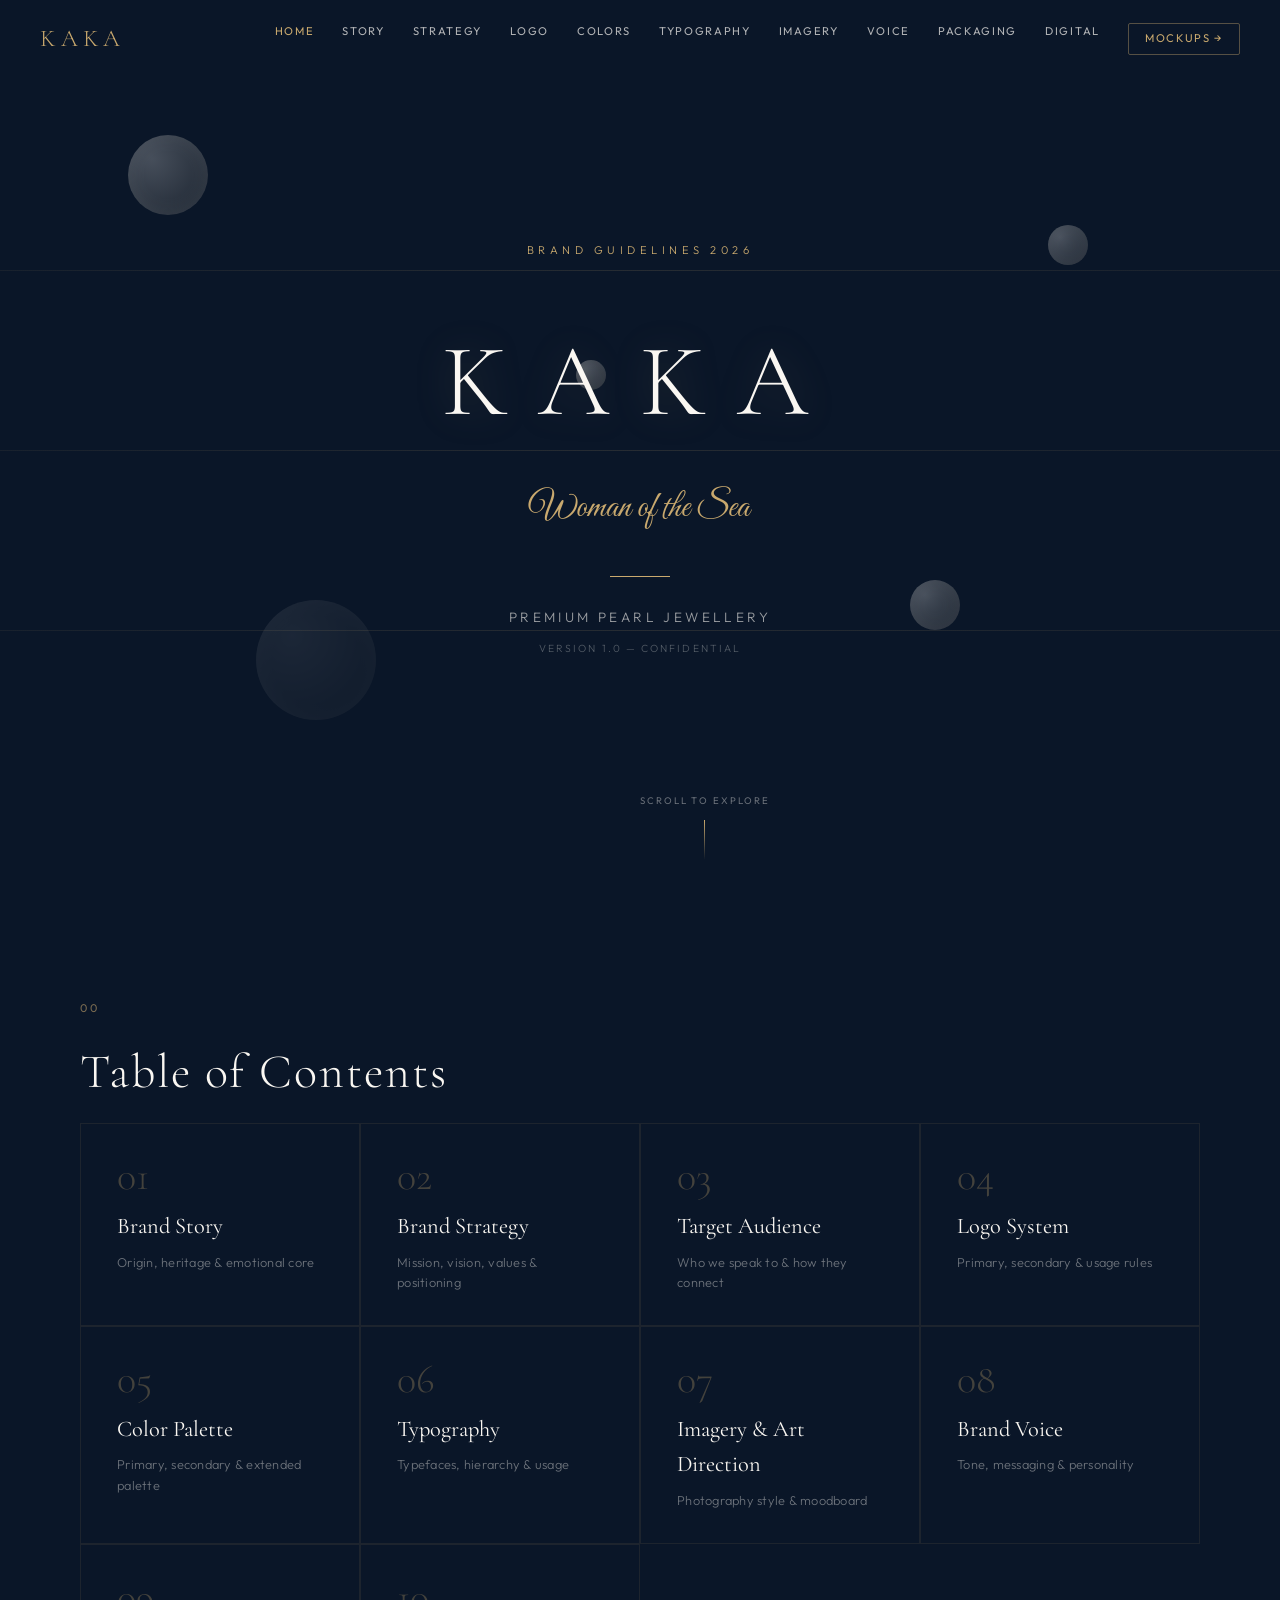
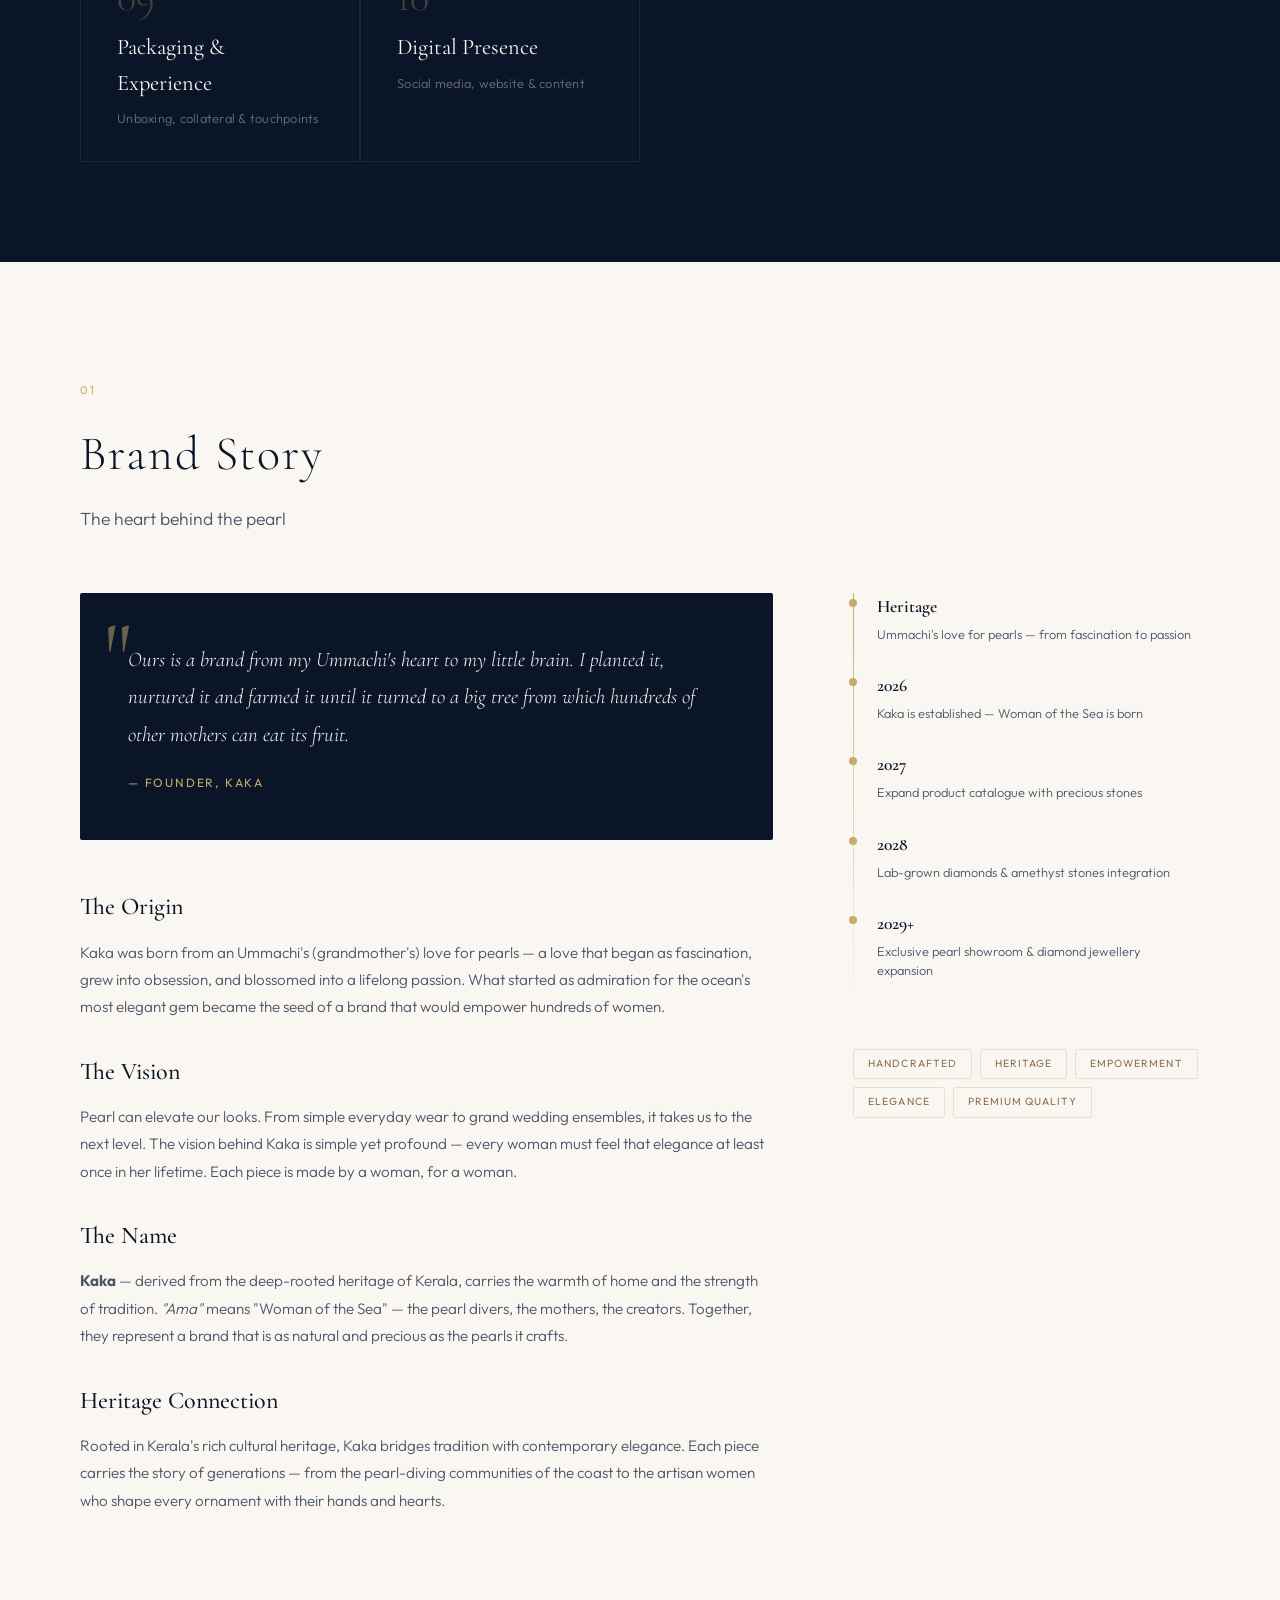
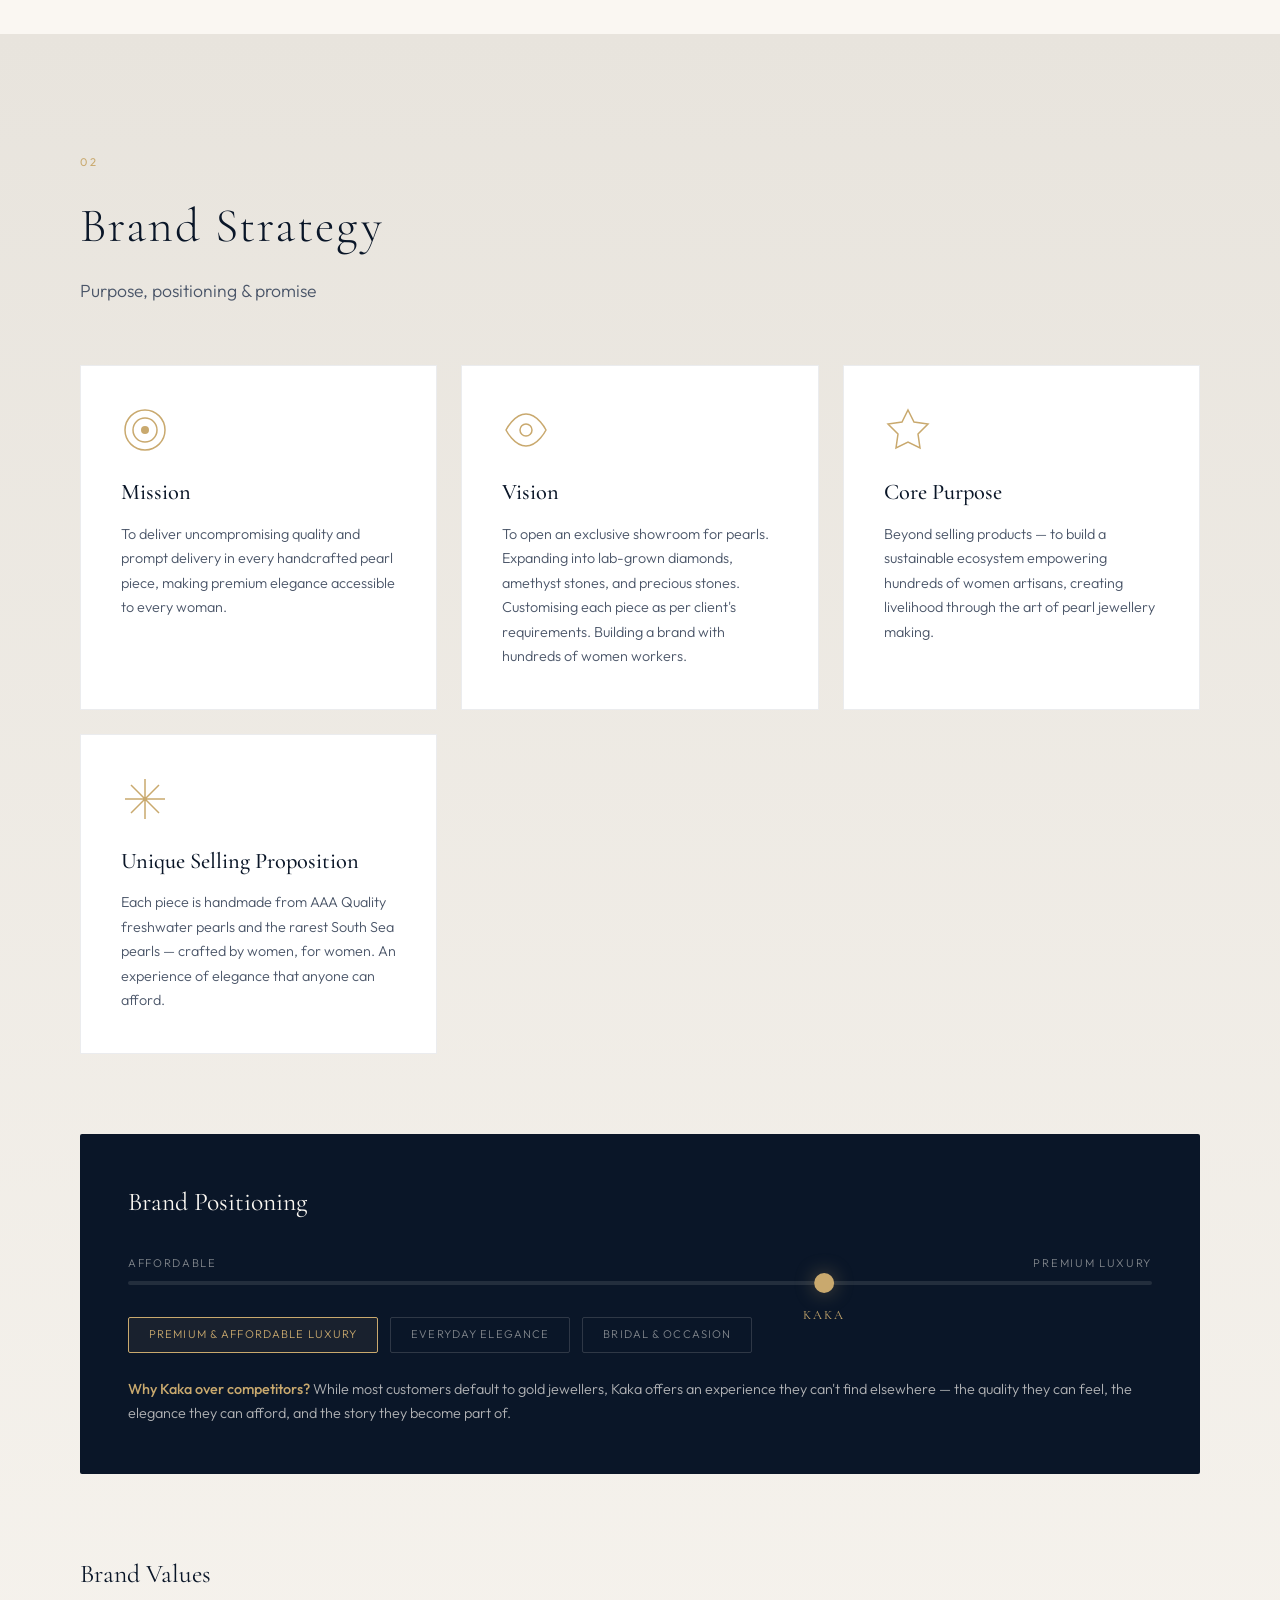
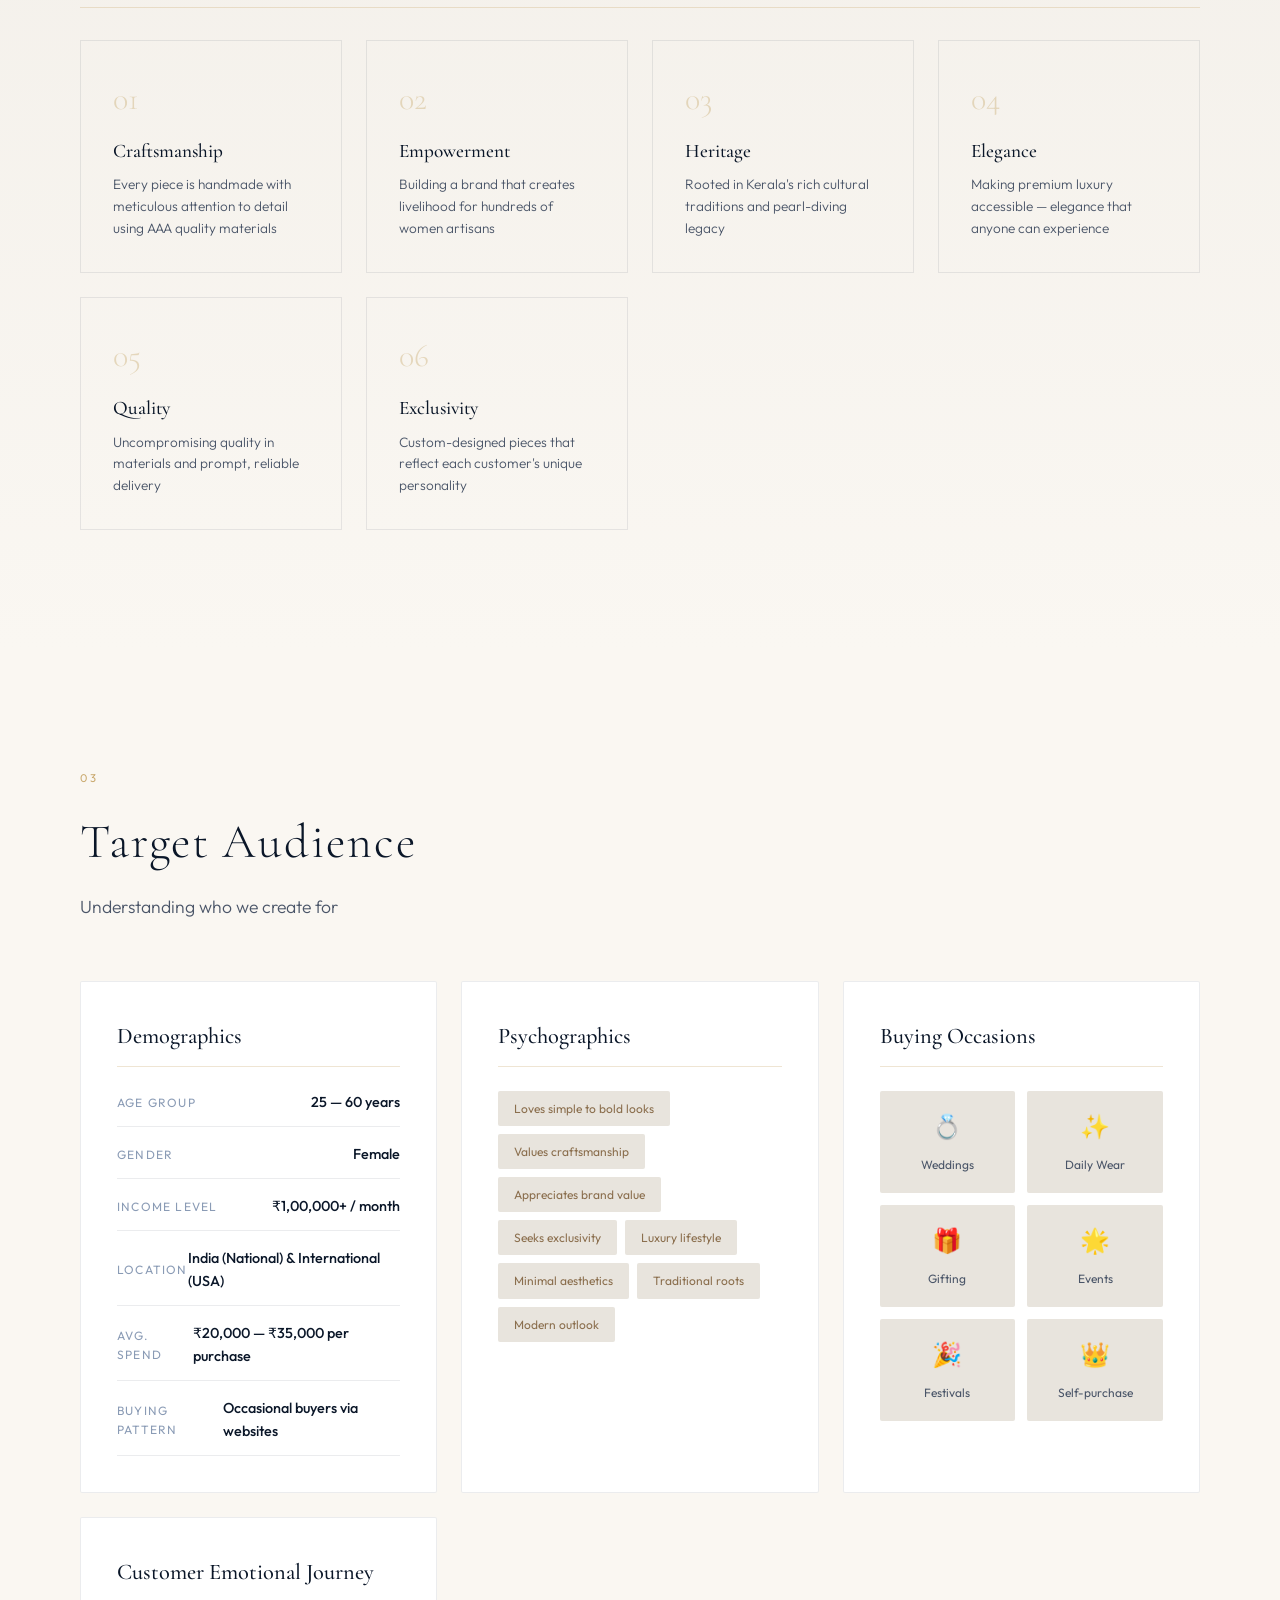
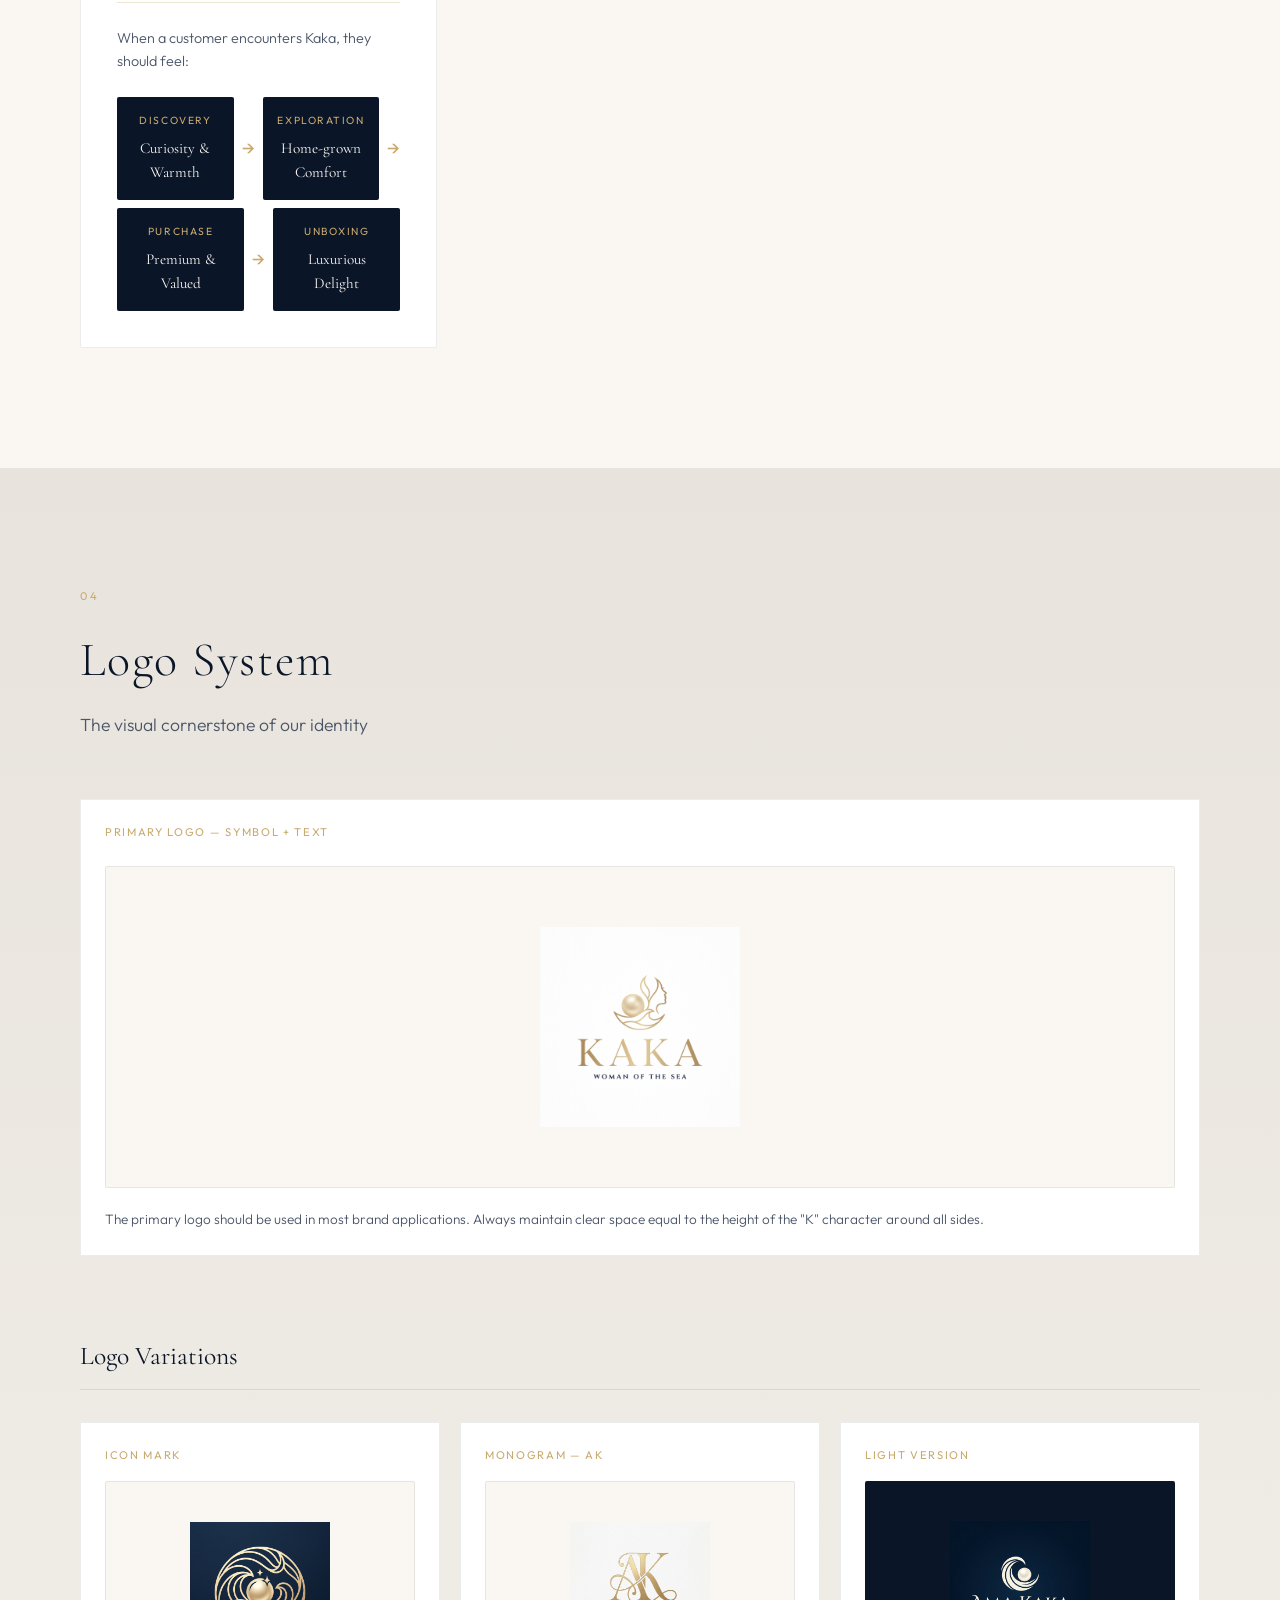
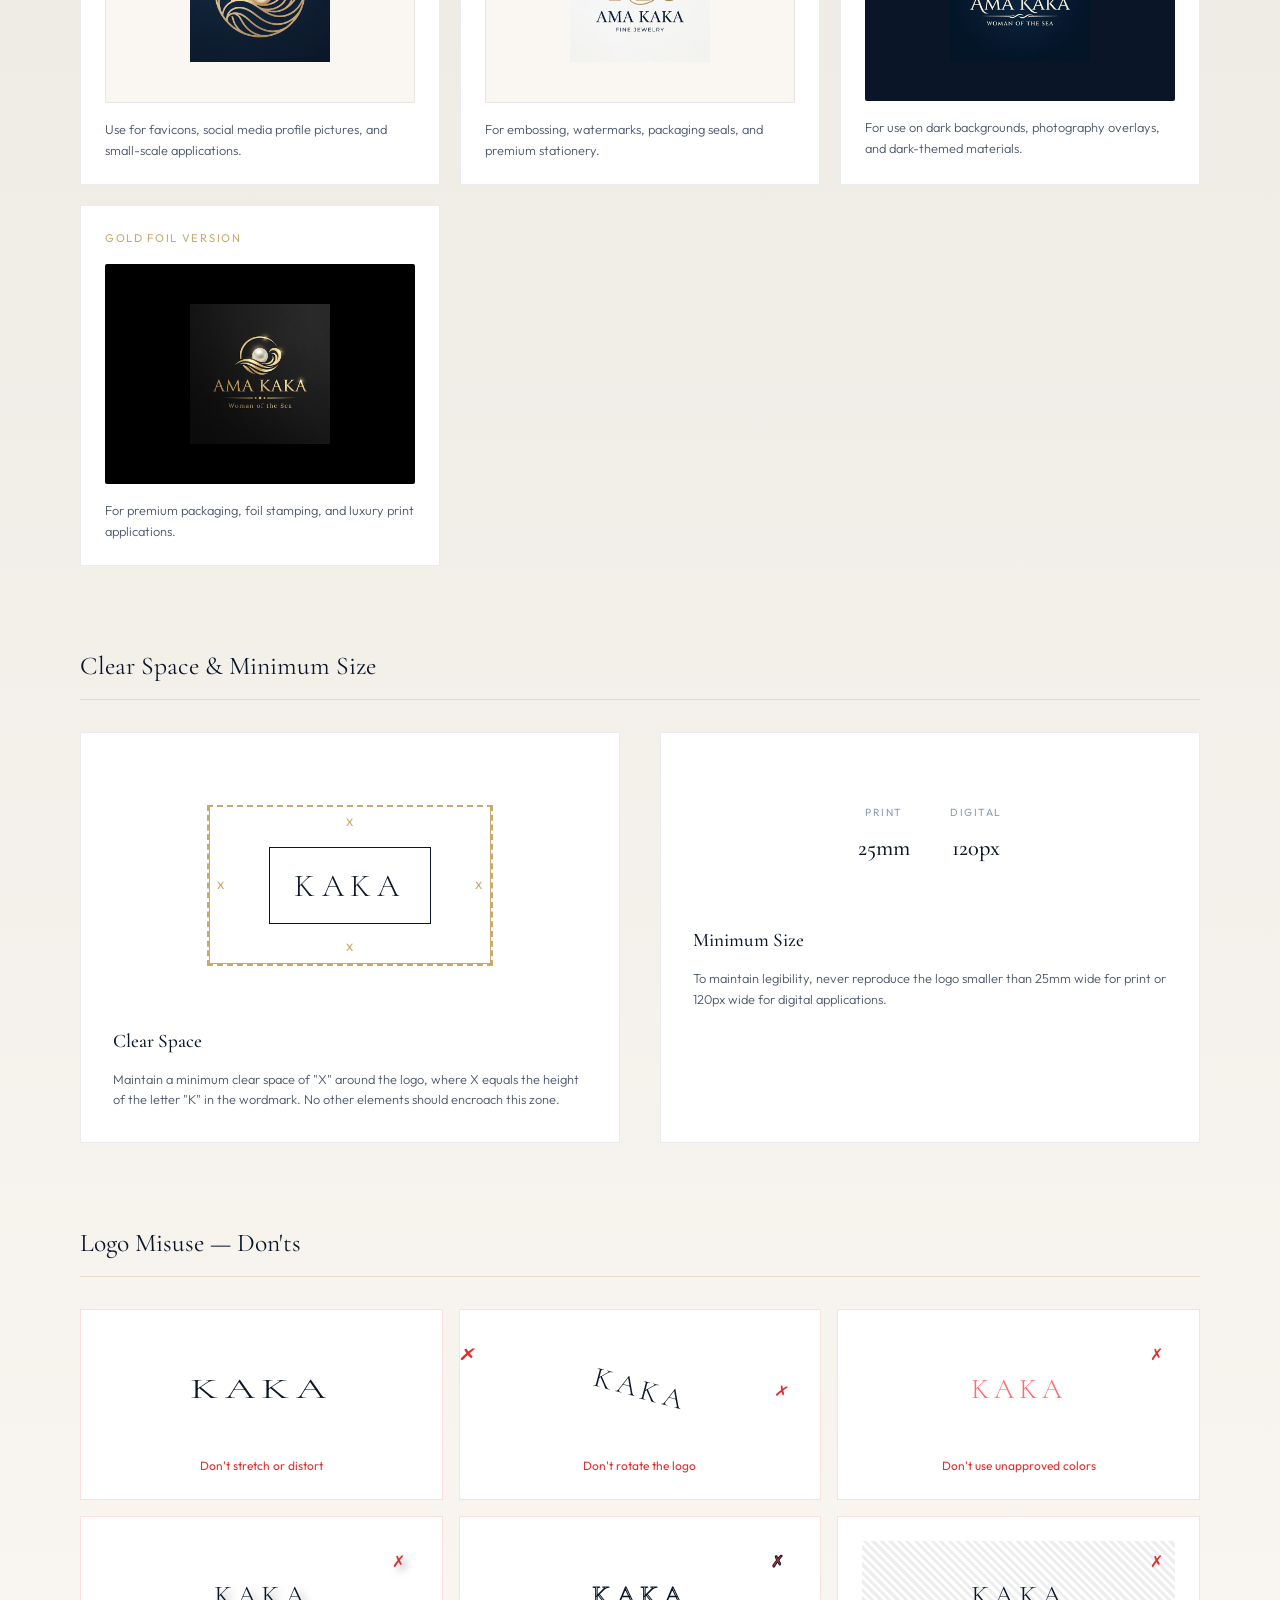
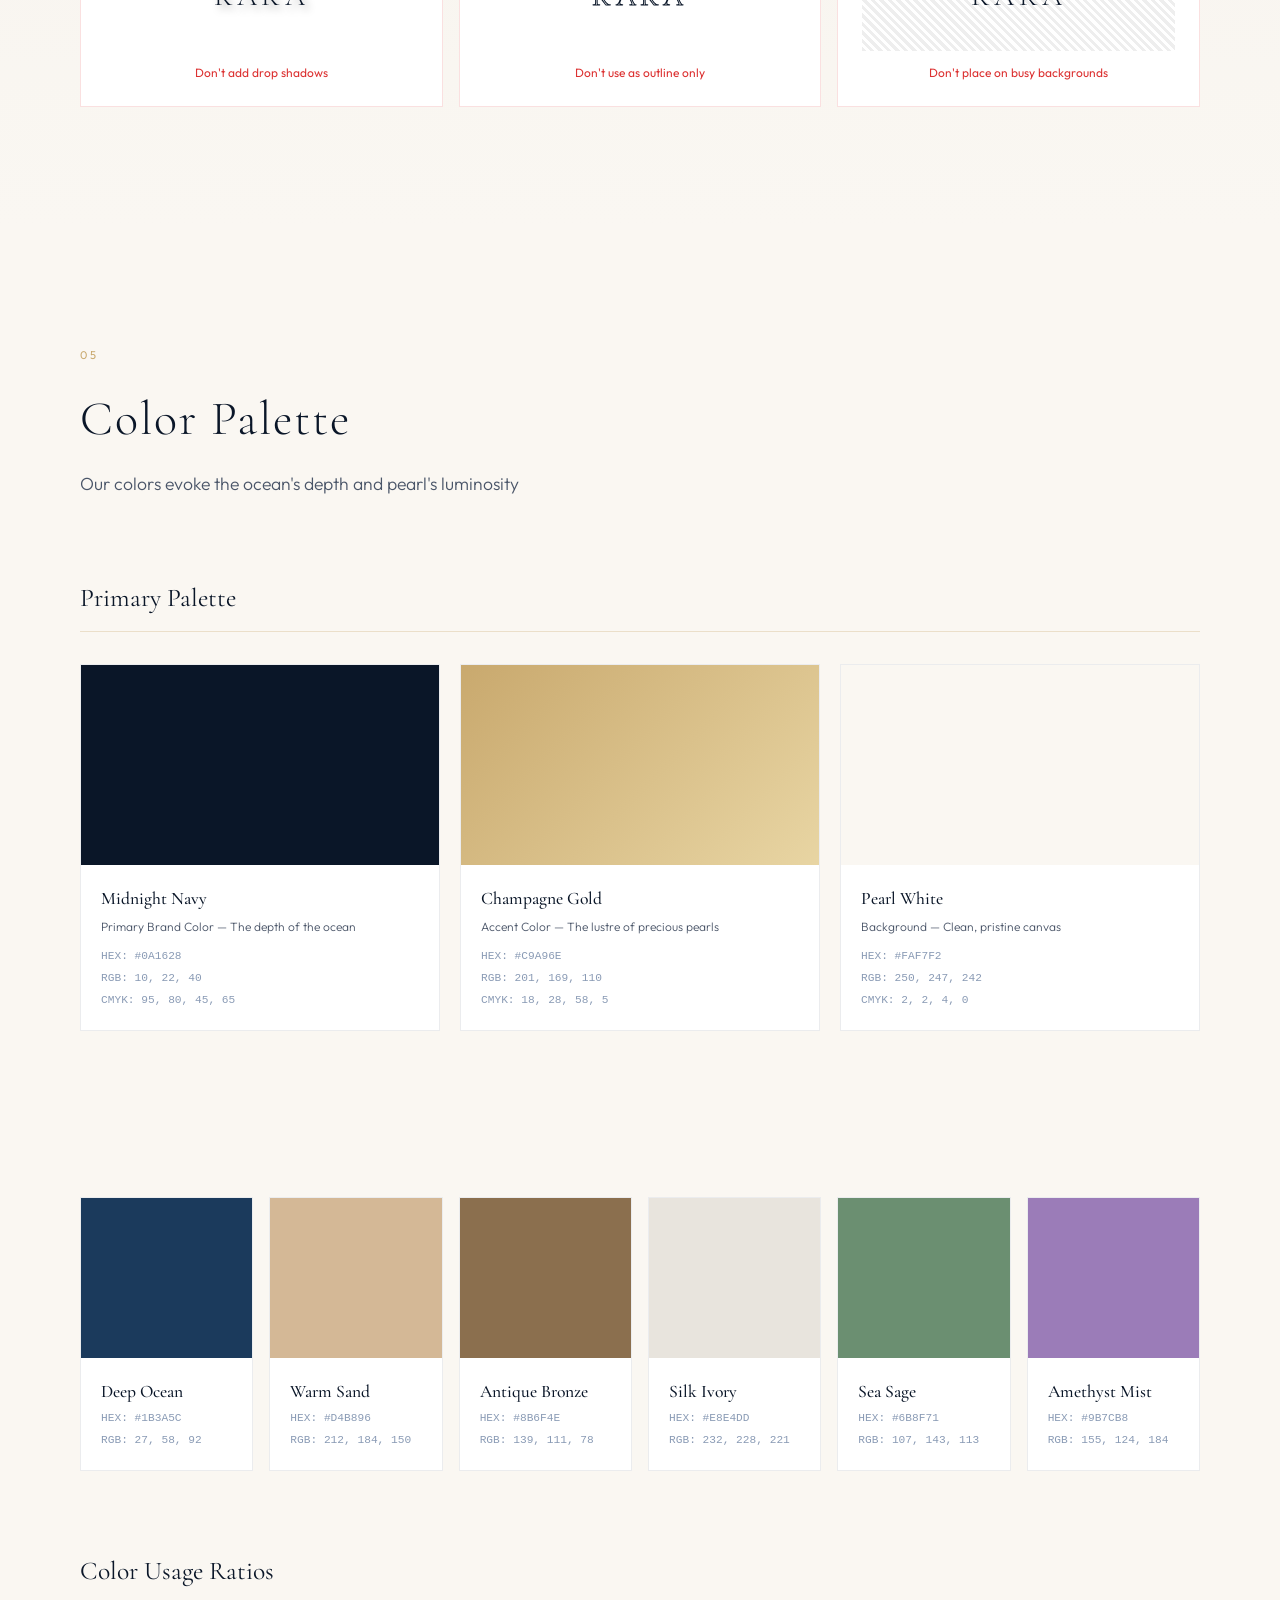
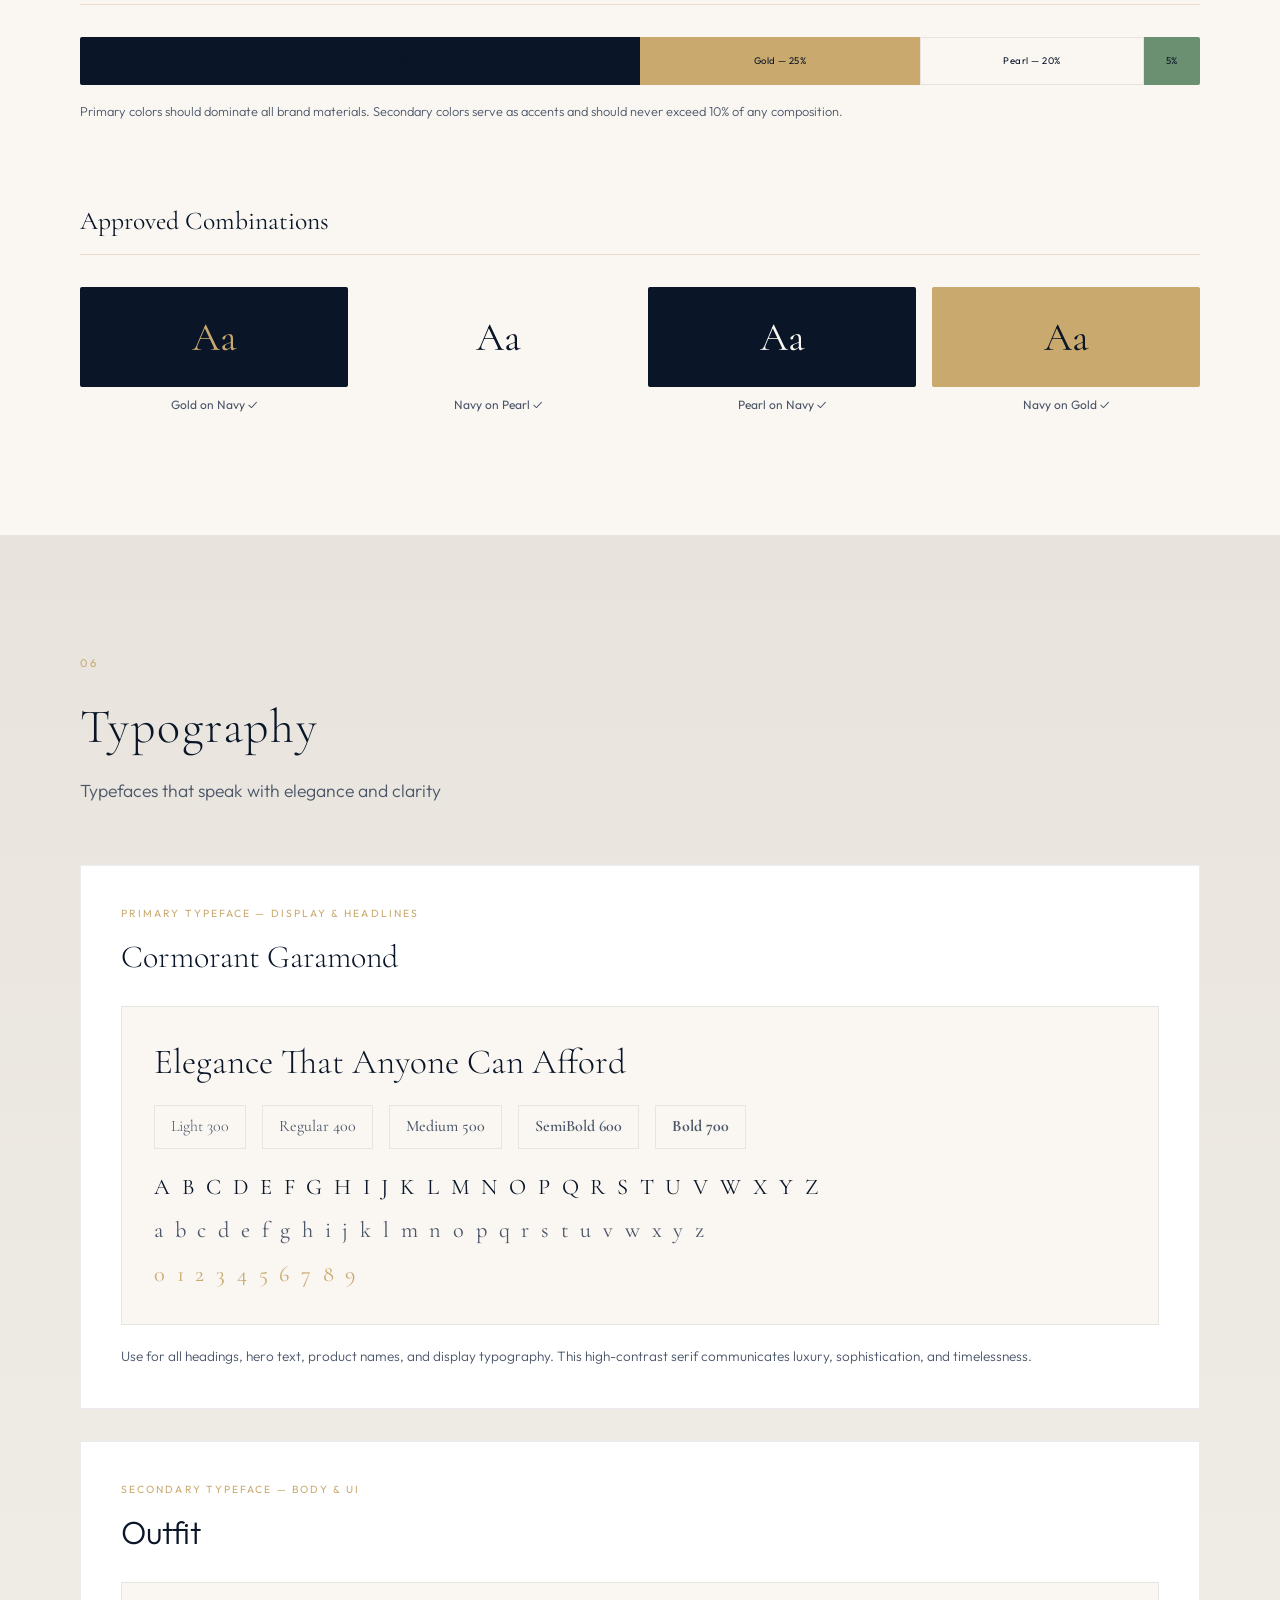
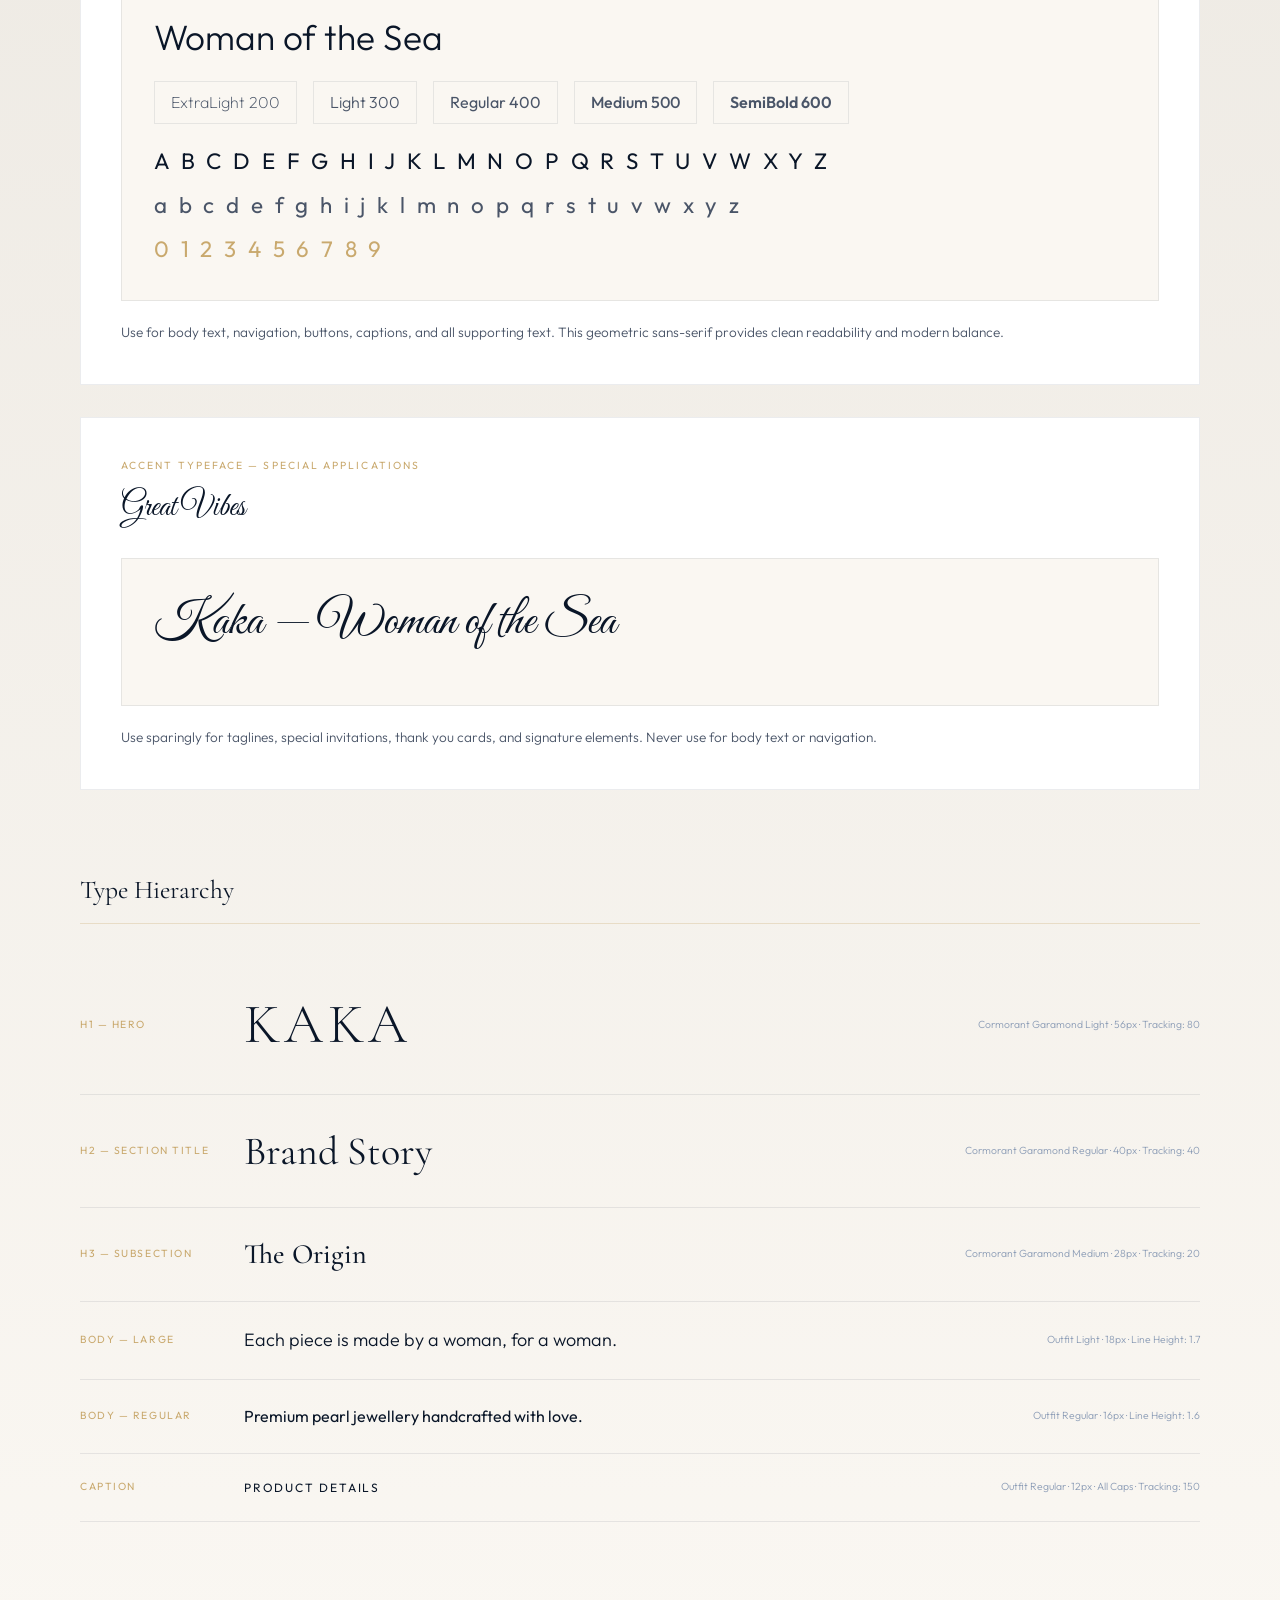
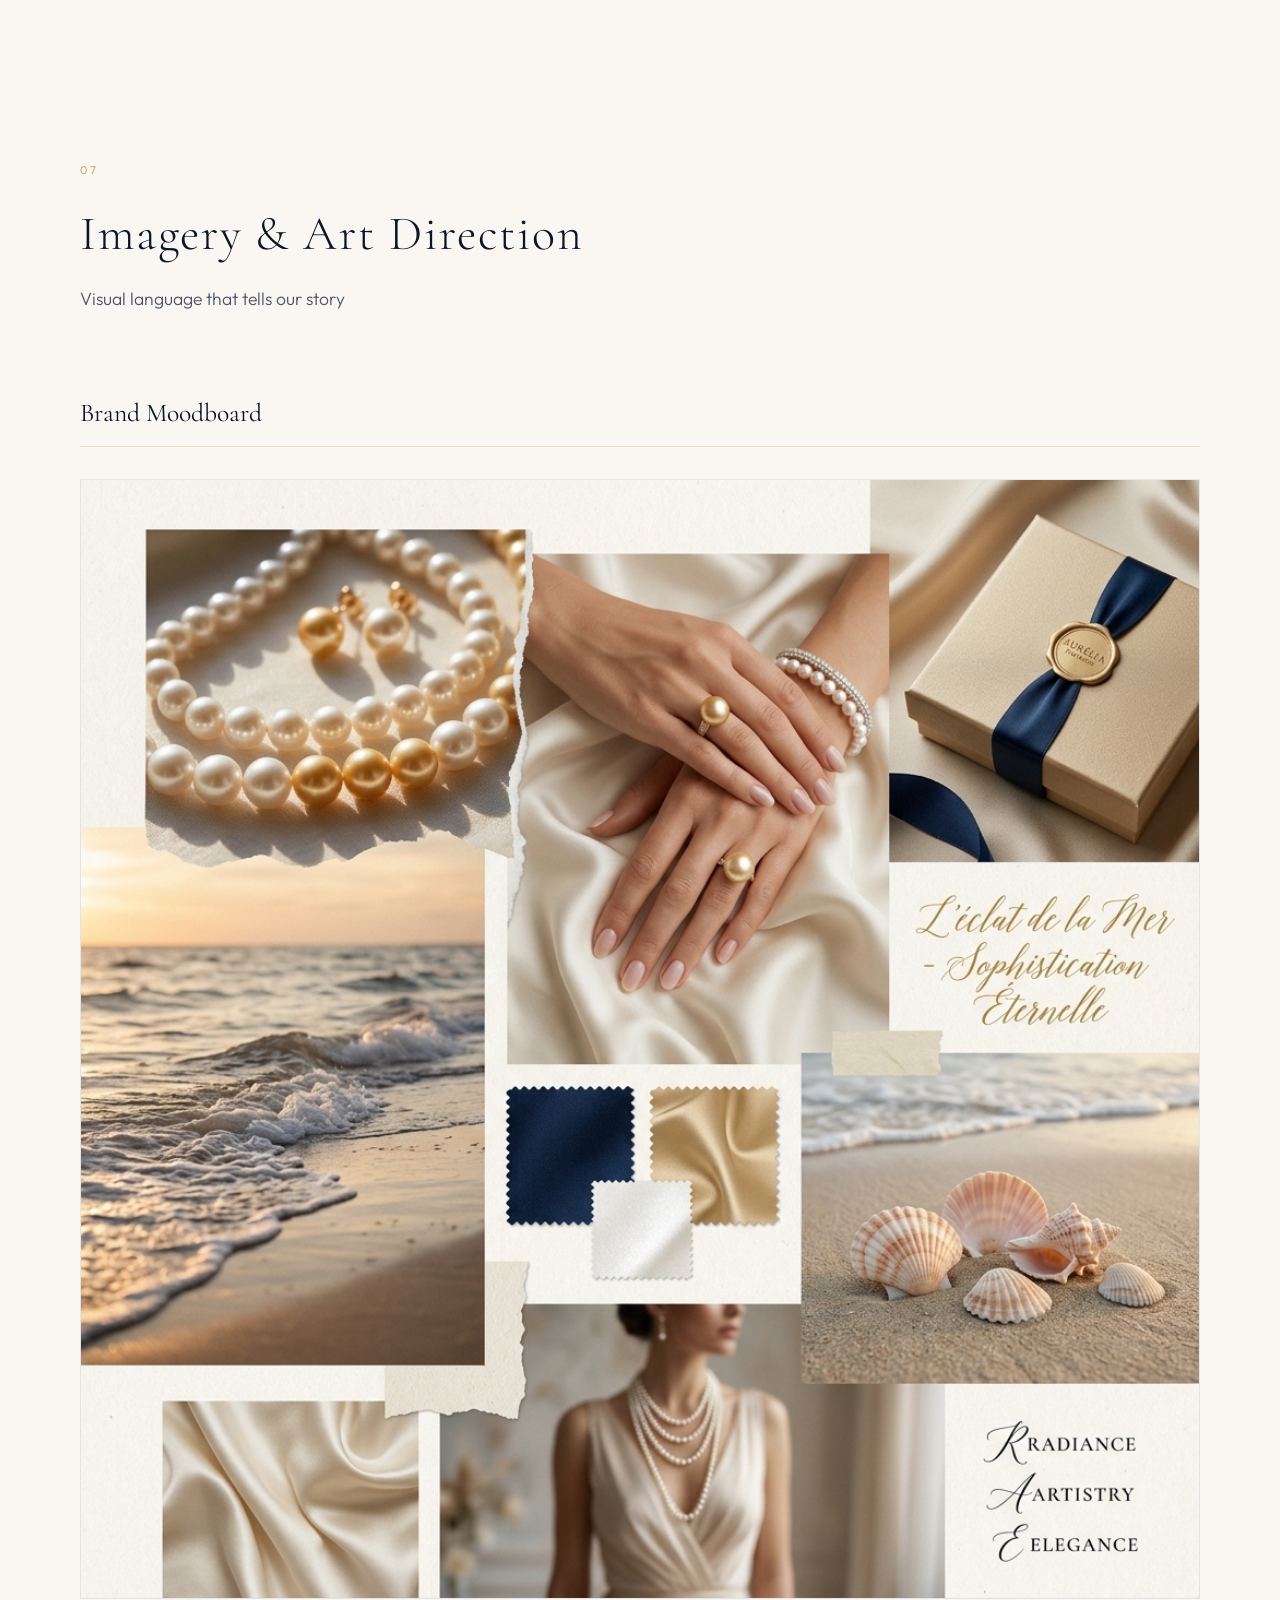
<file: index.html>
<!DOCTYPE html>
<html lang="en">
<head>
    <meta charset="UTF-8">
    <meta name="viewport" content="width=device-width, initial-scale=1.0">
    <title>KAKA — Brand Guidelines</title>
    <meta name="description" content="Official brand guidelines for Kaka Pearl Jewellery — Woman of the Sea. A premium pearl ornaments brand.">
    <link rel="preconnect" href="https://fonts.googleapis.com">
    <link rel="preconnect" href="https://fonts.gstatic.com" crossorigin>
    <link href="https://fonts.googleapis.com/css2?family=Cormorant+Garamond:ital,wght@0,300;0,400;0,500;0,600;0,700;1,300;1,400;1,500;1,600;1,700&family=Outfit:wght@100;200;300;400;500;600;700&family=Great+Vibes&display=swap" rel="stylesheet">
    <link rel="stylesheet" href="styles.css">
</head>
<body>

    <!-- ==================== NAVIGATION ==================== -->
    <nav class="brand-nav" id="brandNav">
        <div class="nav-logo">KAKA</div>
        <div class="nav-links">
            <a href="#cover">Home</a>
            <a href="#story">Story</a>
            <a href="#strategy">Strategy</a>
            <a href="#logo">Logo</a>
            <a href="#colors">Colors</a>
            <a href="#typography">Typography</a>
            <a href="#imagery">Imagery</a>
            <a href="#voice">Voice</a>
            <a href="#packaging">Packaging</a>
            <a href="#digital">Digital</a>
            <a href="mockups.html" class="nav-mockups-link">Mockups →</a>
        </div>
        <button class="nav-toggle" id="navToggle" aria-label="Toggle navigation">
            <span></span><span></span><span></span>
        </button>
    </nav>

    <!-- Mobile Nav Overlay -->
    <div class="mobile-nav" id="mobileNav">
        <a href="#cover" onclick="closeMobileNav()">Home</a>
        <a href="#story" onclick="closeMobileNav()">Story</a>
        <a href="#strategy" onclick="closeMobileNav()">Strategy</a>
        <a href="#logo" onclick="closeMobileNav()">Logo</a>
        <a href="#colors" onclick="closeMobileNav()">Colors</a>
        <a href="#typography" onclick="closeMobileNav()">Typography</a>
        <a href="#imagery" onclick="closeMobileNav()">Imagery</a>
        <a href="#voice" onclick="closeMobileNav()">Voice</a>
        <a href="#packaging" onclick="closeMobileNav()">Packaging</a>
        <a href="#digital" onclick="closeMobileNav()">Digital</a>
        <a href="mockups.html" onclick="closeMobileNav()">Mockups & Applications</a>
    </div>

    <!-- ==================== SECTION 01: COVER ==================== -->
    <section class="section section--cover" id="cover">
        <div class="cover-bg">
            <div class="pearl-float pearl-1"></div>
            <div class="pearl-float pearl-2"></div>
            <div class="pearl-float pearl-3"></div>
            <div class="pearl-float pearl-4"></div>
            <div class="pearl-float pearl-5"></div>
            <div class="wave-line wave-1"></div>
            <div class="wave-line wave-2"></div>
            <div class="wave-line wave-3"></div>
        </div>
        <div class="cover-content">
            <p class="cover-pretext">Brand Guidelines 2026</p>
            <h1 class="cover-title">KAKA</h1>
            <p class="cover-tagline">Woman of the Sea</p>
            <div class="cover-divider"></div>
            <p class="cover-subtitle">Premium Pearl Jewellery</p>
            <p class="cover-version">Version 1.0 — Confidential</p>
        </div>
        <div class="scroll-indicator">
            <span>Scroll to explore</span>
            <div class="scroll-arrow"></div>
        </div>
    </section>

    <!-- ==================== SECTION 02: TABLE OF CONTENTS ==================== -->
    <section class="section section--toc" id="toc">
        <div class="container">
            <div class="section-label">00</div>
            <h2 class="section-title">Table of Contents</h2>
            <div class="toc-grid">
                <a href="#story" class="toc-item">
                    <span class="toc-number">01</span>
                    <span class="toc-name">Brand Story</span>
                    <span class="toc-desc">Origin, heritage & emotional core</span>
                </a>
                <a href="#strategy" class="toc-item">
                    <span class="toc-number">02</span>
                    <span class="toc-name">Brand Strategy</span>
                    <span class="toc-desc">Mission, vision, values & positioning</span>
                </a>
                <a href="#audience" class="toc-item">
                    <span class="toc-number">03</span>
                    <span class="toc-name">Target Audience</span>
                    <span class="toc-desc">Who we speak to & how they connect</span>
                </a>
                <a href="#logo" class="toc-item">
                    <span class="toc-number">04</span>
                    <span class="toc-name">Logo System</span>
                    <span class="toc-desc">Primary, secondary & usage rules</span>
                </a>
                <a href="#colors" class="toc-item">
                    <span class="toc-number">05</span>
                    <span class="toc-name">Color Palette</span>
                    <span class="toc-desc">Primary, secondary & extended palette</span>
                </a>
                <a href="#typography" class="toc-item">
                    <span class="toc-number">06</span>
                    <span class="toc-name">Typography</span>
                    <span class="toc-desc">Typefaces, hierarchy & usage</span>
                </a>
                <a href="#imagery" class="toc-item">
                    <span class="toc-number">07</span>
                    <span class="toc-name">Imagery & Art Direction</span>
                    <span class="toc-desc">Photography style & moodboard</span>
                </a>
                <a href="#voice" class="toc-item">
                    <span class="toc-number">08</span>
                    <span class="toc-name">Brand Voice</span>
                    <span class="toc-desc">Tone, messaging & personality</span>
                </a>
                <a href="#packaging" class="toc-item">
                    <span class="toc-number">09</span>
                    <span class="toc-name">Packaging & Experience</span>
                    <span class="toc-desc">Unboxing, collateral & touchpoints</span>
                </a>
                <a href="#digital" class="toc-item">
                    <span class="toc-number">10</span>
                    <span class="toc-name">Digital Presence</span>
                    <span class="toc-desc">Social media, website & content</span>
                </a>
            </div>
        </div>
    </section>

    <!-- ==================== SECTION 03: BRAND STORY ==================== -->
    <section class="section section--story" id="story">
        <div class="container">
            <div class="section-label">01</div>
            <h2 class="section-title">Brand Story</h2>
            <p class="section-intro">The heart behind the pearl</p>
            
            <div class="story-layout">
                <div class="story-main">
                    <div class="story-quote">
                        <span class="quote-mark">"</span>
                        <blockquote>Ours is a brand from my Ummachi's heart to my little brain. I planted it, nurtured it and farmed it until it turned to a big tree from which hundreds of other mothers can eat its fruit.</blockquote>
                        <p class="quote-author">— Founder, Kaka</p>
                    </div>

                    <div class="story-text">
                        <h3>The Origin</h3>
                        <p>Kaka was born from an Ummachi's (grandmother's) love for pearls — a love that began as fascination, grew into obsession, and blossomed into a lifelong passion. What started as admiration for the ocean's most elegant gem became the seed of a brand that would empower hundreds of women.</p>
                        
                        <h3>The Vision</h3>
                        <p>Pearl can elevate our looks. From simple everyday wear to grand wedding ensembles, it takes us to the next level. The vision behind Kaka is simple yet profound — every woman must feel that elegance at least once in her lifetime. Each piece is made by a woman, for a woman.</p>

                        <h3>The Name</h3>
                        <p><strong>Kaka</strong> — derived from the deep-rooted heritage of Kerala, carries the warmth of home and the strength of tradition. <em>"Ama"</em> means "Woman of the Sea" — the pearl divers, the mothers, the creators. Together, they represent a brand that is as natural and precious as the pearls it crafts.</p>

                        <h3>Heritage Connection</h3>
                        <p>Rooted in Kerala's rich cultural heritage, Kaka bridges tradition with contemporary elegance. Each piece carries the story of generations — from the pearl-diving communities of the coast to the artisan women who shape every ornament with their hands and hearts.</p>
                    </div>
                </div>
                <div class="story-sidebar">
                    <div class="story-timeline">
                        <div class="timeline-item">
                            <span class="timeline-year">Heritage</span>
                            <p>Ummachi's love for pearls — from fascination to passion</p>
                        </div>
                        <div class="timeline-item">
                            <span class="timeline-year">2026</span>
                            <p>Kaka is established — Woman of the Sea is born</p>
                        </div>
                        <div class="timeline-item">
                            <span class="timeline-year">2027</span>
                            <p>Expand product catalogue with precious stones</p>
                        </div>
                        <div class="timeline-item">
                            <span class="timeline-year">2028</span>
                            <p>Lab-grown diamonds & amethyst stones integration</p>
                        </div>
                        <div class="timeline-item">
                            <span class="timeline-year">2029+</span>
                            <p>Exclusive pearl showroom & diamond jewellery expansion</p>
                        </div>
                    </div>
                    <div class="story-values-mini">
                        <div class="value-tag">Handcrafted</div>
                        <div class="value-tag">Heritage</div>
                        <div class="value-tag">Empowerment</div>
                        <div class="value-tag">Elegance</div>
                        <div class="value-tag">Premium Quality</div>
                    </div>
                </div>
            </div>
        </div>
    </section>

    <!-- ==================== SECTION 04: BRAND STRATEGY ==================== -->
    <section class="section section--strategy" id="strategy">
        <div class="container">
            <div class="section-label">02</div>
            <h2 class="section-title">Brand Strategy</h2>
            <p class="section-intro">Purpose, positioning & promise</p>

            <div class="strategy-grid">
                <div class="strategy-card strategy-card--mission">
                    <div class="strategy-icon">
                        <svg viewBox="0 0 48 48" fill="none"><circle cx="24" cy="24" r="20" stroke="currentColor" stroke-width="1.5"/><circle cx="24" cy="24" r="12" stroke="currentColor" stroke-width="1.5"/><circle cx="24" cy="24" r="4" fill="currentColor"/></svg>
                    </div>
                    <h3>Mission</h3>
                    <p>To deliver uncompromising quality and prompt delivery in every handcrafted pearl piece, making premium elegance accessible to every woman.</p>
                </div>
                <div class="strategy-card strategy-card--vision">
                    <div class="strategy-icon">
                        <svg viewBox="0 0 48 48" fill="none"><path d="M4 24s8-16 20-16 20 16 20 16-8 16-20 16S4 24 4 24z" stroke="currentColor" stroke-width="1.5"/><circle cx="24" cy="24" r="6" stroke="currentColor" stroke-width="1.5"/></svg>
                    </div>
                    <h3>Vision</h3>
                    <p>To open an exclusive showroom for pearls. Expanding into lab-grown diamonds, amethyst stones, and precious stones. Customising each piece as per client's requirements. Building a brand with hundreds of women workers.</p>
                </div>
                <div class="strategy-card strategy-card--purpose">
                    <div class="strategy-icon">
                        <svg viewBox="0 0 48 48" fill="none"><path d="M24 4l6 12 14 2-10 10 2 14-12-6-12 6 2-14L4 18l14-2z" stroke="currentColor" stroke-width="1.5"/></svg>
                    </div>
                    <h3>Core Purpose</h3>
                    <p>Beyond selling products — to build a sustainable ecosystem empowering hundreds of women artisans, creating livelihood through the art of pearl jewellery making.</p>
                </div>
                <div class="strategy-card strategy-card--usp">
                    <div class="strategy-icon">
                        <svg viewBox="0 0 48 48" fill="none"><path d="M24 4v40M4 24h40M10 10l28 28M38 10L10 38" stroke="currentColor" stroke-width="1.5"/></svg>
                    </div>
                    <h3>Unique Selling Proposition</h3>
                    <p>Each piece is handmade from AAA Quality freshwater pearls and the rarest South Sea pearls — crafted by women, for women. An experience of elegance that anyone can afford.</p>
                </div>
            </div>

            <div class="positioning-block">
                <h3 class="positioning-title">Brand Positioning</h3>
                <div class="positioning-content">
                    <div class="positioning-scale">
                        <div class="scale-labels">
                            <span>Affordable</span>
                            <span>Premium Luxury</span>
                        </div>
                        <div class="scale-bar">
                            <div class="scale-marker" style="left: 68%;">
                                <span class="marker-label">KAKA</span>
                            </div>
                        </div>
                    </div>
                    <div class="positioning-tags">
                        <span class="pos-tag active">Premium & Affordable Luxury</span>
                        <span class="pos-tag">Everyday Elegance</span>
                        <span class="pos-tag">Bridal & Occasion</span>
                    </div>
                    <p class="positioning-statement"><strong>Why Kaka over competitors?</strong> While most customers default to gold jewellers, Kaka offers an experience they can't find elsewhere — the quality they can feel, the elegance they can afford, and the story they become part of.</p>
                </div>
            </div>

            <div class="brand-values-block">
                <h3 class="values-title">Brand Values</h3>
                <div class="values-grid">
                    <div class="value-item">
                        <div class="value-number">01</div>
                        <h4>Craftsmanship</h4>
                        <p>Every piece is handmade with meticulous attention to detail using AAA quality materials</p>
                    </div>
                    <div class="value-item">
                        <div class="value-number">02</div>
                        <h4>Empowerment</h4>
                        <p>Building a brand that creates livelihood for hundreds of women artisans</p>
                    </div>
                    <div class="value-item">
                        <div class="value-number">03</div>
                        <h4>Heritage</h4>
                        <p>Rooted in Kerala's rich cultural traditions and pearl-diving legacy</p>
                    </div>
                    <div class="value-item">
                        <div class="value-number">04</div>
                        <h4>Elegance</h4>
                        <p>Making premium luxury accessible — elegance that anyone can experience</p>
                    </div>
                    <div class="value-item">
                        <div class="value-number">05</div>
                        <h4>Quality</h4>
                        <p>Uncompromising quality in materials and prompt, reliable delivery</p>
                    </div>
                    <div class="value-item">
                        <div class="value-number">06</div>
                        <h4>Exclusivity</h4>
                        <p>Custom-designed pieces that reflect each customer's unique personality</p>
                    </div>
                </div>
            </div>
        </div>
    </section>

    <!-- ==================== SECTION 05: TARGET AUDIENCE ==================== -->
    <section class="section section--audience" id="audience">
        <div class="container">
            <div class="section-label">03</div>
            <h2 class="section-title">Target Audience</h2>
            <p class="section-intro">Understanding who we create for</p>

            <div class="audience-grid">
                <div class="audience-card audience-card--demographics">
                    <h3>Demographics</h3>
                    <div class="demographic-items">
                        <div class="demo-item">
                            <span class="demo-label">Age Group</span>
                            <span class="demo-value">25 — 60 years</span>
                        </div>
                        <div class="demo-item">
                            <span class="demo-label">Gender</span>
                            <span class="demo-value">Female</span>
                        </div>
                        <div class="demo-item">
                            <span class="demo-label">Income Level</span>
                            <span class="demo-value">₹1,00,000+ / month</span>
                        </div>
                        <div class="demo-item">
                            <span class="demo-label">Location</span>
                            <span class="demo-value">India (National) & International (USA)</span>
                        </div>
                        <div class="demo-item">
                            <span class="demo-label">Avg. Spend</span>
                            <span class="demo-value">₹20,000 — ₹35,000 per purchase</span>
                        </div>
                        <div class="demo-item">
                            <span class="demo-label">Buying Pattern</span>
                            <span class="demo-value">Occasional buyers via websites</span>
                        </div>
                    </div>
                </div>

                <div class="audience-card audience-card--psycho">
                    <h3>Psychographics</h3>
                    <div class="psycho-tags">
                        <span>Loves simple to bold looks</span>
                        <span>Values craftsmanship</span>
                        <span>Appreciates brand value</span>
                        <span>Seeks exclusivity</span>
                        <span>Luxury lifestyle</span>
                        <span>Minimal aesthetics</span>
                        <span>Traditional roots</span>
                        <span>Modern outlook</span>
                    </div>
                </div>

                <div class="audience-card audience-card--occasions">
                    <h3>Buying Occasions</h3>
                    <div class="occasion-grid">
                        <div class="occasion-item">
                            <div class="occasion-icon">💍</div>
                            <span>Weddings</span>
                        </div>
                        <div class="occasion-item">
                            <div class="occasion-icon">✨</div>
                            <span>Daily Wear</span>
                        </div>
                        <div class="occasion-item">
                            <div class="occasion-icon">🎁</div>
                            <span>Gifting</span>
                        </div>
                        <div class="occasion-item">
                            <div class="occasion-icon">🌟</div>
                            <span>Events</span>
                        </div>
                        <div class="occasion-item">
                            <div class="occasion-icon">🎉</div>
                            <span>Festivals</span>
                        </div>
                        <div class="occasion-item">
                            <div class="occasion-icon">👑</div>
                            <span>Self-purchase</span>
                        </div>
                    </div>
                </div>

                <div class="audience-card audience-card--persona">
                    <h3>Customer Emotional Journey</h3>
                    <p class="persona-desc">When a customer encounters Kaka, they should feel:</p>
                    <div class="emotion-flow">
                        <div class="emotion-step">
                            <span class="emotion-label">Discovery</span>
                            <span class="emotion-feel">Curiosity & Warmth</span>
                        </div>
                        <div class="emotion-arrow">→</div>
                        <div class="emotion-step">
                            <span class="emotion-label">Exploration</span>
                            <span class="emotion-feel">Home-grown Comfort</span>
                        </div>
                        <div class="emotion-arrow">→</div>
                        <div class="emotion-step">
                            <span class="emotion-label">Purchase</span>
                            <span class="emotion-feel">Premium & Valued</span>
                        </div>
                        <div class="emotion-arrow">→</div>
                        <div class="emotion-step">
                            <span class="emotion-label">Unboxing</span>
                            <span class="emotion-feel">Luxurious Delight</span>
                        </div>
                    </div>
                </div>
            </div>
        </div>
    </section>

    <!-- ==================== SECTION 06: LOGO SYSTEM ==================== -->
    <section class="section section--logo" id="logo">
        <div class="container">
            <div class="section-label">04</div>
            <h2 class="section-title">Logo System</h2>
            <p class="section-intro">The visual cornerstone of our identity</p>

            <!-- Primary Logo -->
            <div class="logo-showcase">
                <div class="logo-card logo-card--primary">
                    <div class="logo-card-label">Primary Logo — Symbol + Text</div>
                    <div class="logo-display logo-display--light">
                        <img src="assets/logos/logo-kaka-primary.png" alt="Kaka Primary Logo">
                    </div>
                    <p class="logo-usage">The primary logo should be used in most brand applications. Always maintain clear space equal to the height of the "K" character around all sides.</p>
                </div>
            </div>

            <!-- Logo Variations -->
            <h3 class="subsection-title">Logo Variations</h3>
            <div class="logo-variations-grid">
                <div class="logo-var-card">
                    <div class="logo-var-label">Icon Mark</div>
                    <div class="logo-var-display logo-display--light">
                        <img src="assets/logos/logo-icon.png" alt="Kaka Icon Mark">
                    </div>
                    <p>Use for favicons, social media profile pictures, and small-scale applications.</p>
                </div>
                <div class="logo-var-card">
                    <div class="logo-var-label">Monogram — AK</div>
                    <div class="logo-var-display logo-display--light">
                        <img src="assets/logos/logo-monogram.png" alt="Kaka Monogram">
                    </div>
                    <p>For embossing, watermarks, packaging seals, and premium stationery.</p>
                </div>
                <div class="logo-var-card">
                    <div class="logo-var-label">Light Version</div>
                    <div class="logo-var-display logo-display--dark">
                        <img src="assets/logos/logo-white.png" alt="Kaka White Logo">
                    </div>
                    <p>For use on dark backgrounds, photography overlays, and dark-themed materials.</p>
                </div>
                <div class="logo-var-card">
                    <div class="logo-var-label">Gold Foil Version</div>
                    <div class="logo-var-display logo-display--black">
                        <img src="assets/logos/logo-gold.png" alt="Kaka Gold Logo">
                    </div>
                    <p>For premium packaging, foil stamping, and luxury print applications.</p>
                </div>
            </div>

            <!-- Clear Space & Minimum Size -->
            <h3 class="subsection-title">Clear Space & Minimum Size</h3>
            <div class="logo-rules-grid">
                <div class="logo-rule-card">
                    <div class="clear-space-demo">
                        <div class="clear-space-box">
                            <div class="cs-inner">KAKA</div>
                            <div class="cs-line cs-top"></div>
                            <div class="cs-line cs-right"></div>
                            <div class="cs-line cs-bottom"></div>
                            <div class="cs-line cs-left"></div>
                            <span class="cs-label cs-label-top">X</span>
                            <span class="cs-label cs-label-right">X</span>
                            <span class="cs-label cs-label-bottom">X</span>
                            <span class="cs-label cs-label-left">X</span>
                        </div>
                    </div>
                    <h4>Clear Space</h4>
                    <p>Maintain a minimum clear space of "X" around the logo, where X equals the height of the letter "K" in the wordmark. No other elements should encroach this zone.</p>
                </div>
                <div class="logo-rule-card">
                    <div class="min-size-demo">
                        <div class="min-size-example min-size-print">
                            <span class="size-label">Print</span>
                            <span class="size-value">25mm</span>
                        </div>
                        <div class="min-size-example min-size-digital">
                            <span class="size-label">Digital</span>
                            <span class="size-value">120px</span>
                        </div>
                    </div>
                    <h4>Minimum Size</h4>
                    <p>To maintain legibility, never reproduce the logo smaller than 25mm wide for print or 120px wide for digital applications.</p>
                </div>
            </div>

            <!-- Logo Misuse -->
            <h3 class="subsection-title">Logo Misuse — Don'ts</h3>
            <div class="logo-donts-grid">
                <div class="logo-dont">
                    <div class="dont-example dont-stretch">KAKA</div>
                    <p>Don't stretch or distort</p>
                </div>
                <div class="logo-dont">
                    <div class="dont-example dont-rotate">KAKA</div>
                    <p>Don't rotate the logo</p>
                </div>
                <div class="logo-dont">
                    <div class="dont-example dont-color">KAKA</div>
                    <p>Don't use unapproved colors</p>
                </div>
                <div class="logo-dont">
                    <div class="dont-example dont-shadow">KAKA</div>
                    <p>Don't add drop shadows</p>
                </div>
                <div class="logo-dont">
                    <div class="dont-example dont-outline">KAKA</div>
                    <p>Don't use as outline only</p>
                </div>
                <div class="logo-dont">
                    <div class="dont-example dont-busy">KAKA</div>
                    <p>Don't place on busy backgrounds</p>
                </div>
            </div>
        </div>
    </section>

    <!-- ==================== SECTION 07: COLOR PALETTE ==================== -->
    <section class="section section--colors" id="colors">
        <div class="container">
            <div class="section-label">05</div>
            <h2 class="section-title">Color Palette</h2>
            <p class="section-intro">Our colors evoke the ocean's depth and pearl's luminosity</p>

            <!-- Primary Colors -->
            <h3 class="subsection-title">Primary Palette</h3>
            <div class="color-grid color-grid--primary">
                <div class="color-card color-card--large">
                    <div class="color-swatch" style="background: #0A1628;"></div>
                    <div class="color-info">
                        <h4>Midnight Navy</h4>
                        <p class="color-role">Primary Brand Color — The depth of the ocean</p>
                        <div class="color-codes">
                            <span>HEX: #0A1628</span>
                            <span>RGB: 10, 22, 40</span>
                            <span>CMYK: 95, 80, 45, 65</span>
                        </div>
                    </div>
                </div>
                <div class="color-card color-card--large">
                    <div class="color-swatch" style="background: linear-gradient(135deg, #C9A96E, #E8D5A3);"></div>
                    <div class="color-info">
                        <h4>Champagne Gold</h4>
                        <p class="color-role">Accent Color — The lustre of precious pearls</p>
                        <div class="color-codes">
                            <span>HEX: #C9A96E</span>
                            <span>RGB: 201, 169, 110</span>
                            <span>CMYK: 18, 28, 58, 5</span>
                        </div>
                    </div>
                </div>
                <div class="color-card color-card--large">
                    <div class="color-swatch" style="background: #FAF7F2;"></div>
                    <div class="color-info">
                        <h4>Pearl White</h4>
                        <p class="color-role">Background — Clean, pristine canvas</p>
                        <div class="color-codes">
                            <span>HEX: #FAF7F2</span>
                            <span>RGB: 250, 247, 242</span>
                            <span>CMYK: 2, 2, 4, 0</span>
                        </div>
                    </div>
                </div>
            </div>

            <!-- Secondary Colors -->
            <h3 class="subsection-title">Secondary Palette</h3>
            <div class="color-grid color-grid--secondary">
                <div class="color-card">
                    <div class="color-swatch" style="background: #1B3A5C;"></div>
                    <div class="color-info">
                        <h4>Deep Ocean</h4>
                        <div class="color-codes">
                            <span>HEX: #1B3A5C</span>
                            <span>RGB: 27, 58, 92</span>
                        </div>
                    </div>
                </div>
                <div class="color-card">
                    <div class="color-swatch" style="background: #D4B896;"></div>
                    <div class="color-info">
                        <h4>Warm Sand</h4>
                        <div class="color-codes">
                            <span>HEX: #D4B896</span>
                            <span>RGB: 212, 184, 150</span>
                        </div>
                    </div>
                </div>
                <div class="color-card">
                    <div class="color-swatch" style="background: #8B6F4E;"></div>
                    <div class="color-info">
                        <h4>Antique Bronze</h4>
                        <div class="color-codes">
                            <span>HEX: #8B6F4E</span>
                            <span>RGB: 139, 111, 78</span>
                        </div>
                    </div>
                </div>
                <div class="color-card">
                    <div class="color-swatch" style="background: #E8E4DD;"></div>
                    <div class="color-info">
                        <h4>Silk Ivory</h4>
                        <div class="color-codes">
                            <span>HEX: #E8E4DD</span>
                            <span>RGB: 232, 228, 221</span>
                        </div>
                    </div>
                </div>
                <div class="color-card">
                    <div class="color-swatch" style="background: #6B8F71;"></div>
                    <div class="color-info">
                        <h4>Sea Sage</h4>
                        <div class="color-codes">
                            <span>HEX: #6B8F71</span>
                            <span>RGB: 107, 143, 113</span>
                        </div>
                    </div>
                </div>
                <div class="color-card">
                    <div class="color-swatch" style="background: #9B7CB8;"></div>
                    <div class="color-info">
                        <h4>Amethyst Mist</h4>
                        <div class="color-codes">
                            <span>HEX: #9B7CB8</span>
                            <span>RGB: 155, 124, 184</span>
                        </div>
                    </div>
                </div>
            </div>

            <!-- Color Usage -->
            <h3 class="subsection-title">Color Usage Ratios</h3>
            <div class="color-usage">
                <div class="usage-bar">
                    <div class="usage-segment" style="width: 50%; background: #0A1628;">
                        <span>Midnight Navy — 50%</span>
                    </div>
                    <div class="usage-segment" style="width: 25%; background: #C9A96E; color: #0A1628;">
                        <span>Gold — 25%</span>
                    </div>
                    <div class="usage-segment" style="width: 20%; background: #FAF7F2; color: #0A1628; border: 1px solid #E8E4DD;">
                        <span>Pearl — 20%</span>
                    </div>
                    <div class="usage-segment" style="width: 5%; background: #6B8F71;">
                        <span>5%</span>
                    </div>
                </div>
                <p class="usage-note">Primary colors should dominate all brand materials. Secondary colors serve as accents and should never exceed 10% of any composition.</p>
            </div>

            <!-- Color Combinations -->
            <h3 class="subsection-title">Approved Combinations</h3>
            <div class="color-combos">
                <div class="combo-card">
                    <div class="combo-preview" style="background: #0A1628; color: #C9A96E;">
                        <span>Aa</span>
                    </div>
                    <p>Gold on Navy ✓</p>
                </div>
                <div class="combo-card">
                    <div class="combo-preview" style="background: #FAF7F2; color: #0A1628;">
                        <span>Aa</span>
                    </div>
                    <p>Navy on Pearl ✓</p>
                </div>
                <div class="combo-card">
                    <div class="combo-preview" style="background: #0A1628; color: #FAF7F2;">
                        <span>Aa</span>
                    </div>
                    <p>Pearl on Navy ✓</p>
                </div>
                <div class="combo-card">
                    <div class="combo-preview" style="background: #C9A96E; color: #0A1628;">
                        <span>Aa</span>
                    </div>
                    <p>Navy on Gold ✓</p>
                </div>
            </div>
        </div>
    </section>

    <!-- ==================== SECTION 08: TYPOGRAPHY ==================== -->
    <section class="section section--typography" id="typography">
        <div class="container">
            <div class="section-label">06</div>
            <h2 class="section-title">Typography</h2>
            <p class="section-intro">Typefaces that speak with elegance and clarity</p>

            <!-- Primary Typeface -->
            <div class="type-showcase">
                <div class="type-card type-card--primary">
                    <div class="type-label">Primary Typeface — Display & Headlines</div>
                    <h3 class="type-name" style="font-family: 'Cormorant Garamond', serif;">Cormorant Garamond</h3>
                    <div class="type-specimen" style="font-family: 'Cormorant Garamond', serif;">
                        <p class="specimen-large">Elegance That Anyone Can Afford</p>
                        <div class="specimen-weights">
                            <span style="font-weight: 300;">Light 300</span>
                            <span style="font-weight: 400;">Regular 400</span>
                            <span style="font-weight: 500;">Medium 500</span>
                            <span style="font-weight: 600;">SemiBold 600</span>
                            <span style="font-weight: 700;">Bold 700</span>
                        </div>
                        <p class="specimen-alphabet">A B C D E F G H I J K L M N O P Q R S T U V W X Y Z</p>
                        <p class="specimen-alphabet lowercase">a b c d e f g h i j k l m n o p q r s t u v w x y z</p>
                        <p class="specimen-numbers">0 1 2 3 4 5 6 7 8 9</p>
                    </div>
                    <p class="type-usage">Use for all headings, hero text, product names, and display typography. This high-contrast serif communicates luxury, sophistication, and timelessness.</p>
                </div>

                <div class="type-card type-card--secondary">
                    <div class="type-label">Secondary Typeface — Body & UI</div>
                    <h3 class="type-name" style="font-family: 'Outfit', sans-serif;">Outfit</h3>
                    <div class="type-specimen" style="font-family: 'Outfit', sans-serif;">
                        <p class="specimen-large">Woman of the Sea</p>
                        <div class="specimen-weights">
                            <span style="font-weight: 200;">ExtraLight 200</span>
                            <span style="font-weight: 300;">Light 300</span>
                            <span style="font-weight: 400;">Regular 400</span>
                            <span style="font-weight: 500;">Medium 500</span>
                            <span style="font-weight: 600;">SemiBold 600</span>
                        </div>
                        <p class="specimen-alphabet">A B C D E F G H I J K L M N O P Q R S T U V W X Y Z</p>
                        <p class="specimen-alphabet lowercase">a b c d e f g h i j k l m n o p q r s t u v w x y z</p>
                        <p class="specimen-numbers">0 1 2 3 4 5 6 7 8 9</p>
                    </div>
                    <p class="type-usage">Use for body text, navigation, buttons, captions, and all supporting text. This geometric sans-serif provides clean readability and modern balance.</p>
                </div>

                <div class="type-card type-card--accent">
                    <div class="type-label">Accent Typeface — Special Applications</div>
                    <h3 class="type-name" style="font-family: 'Great Vibes', cursive;">Great Vibes</h3>
                    <div class="type-specimen" style="font-family: 'Great Vibes', cursive;">
                        <p class="specimen-large script-specimen">Kaka — Woman of the Sea</p>
                    </div>
                    <p class="type-usage">Use sparingly for taglines, special invitations, thank you cards, and signature elements. Never use for body text or navigation.</p>
                </div>
            </div>

            <!-- Type Hierarchy -->
            <h3 class="subsection-title">Type Hierarchy</h3>
            <div class="type-hierarchy">
                <div class="hierarchy-item">
                    <span class="hierarchy-label">H1 — Hero</span>
                    <span class="hierarchy-example" style="font-family: 'Cormorant Garamond', serif; font-size: 3.5rem; font-weight: 300; letter-spacing: 0.08em;">KAKA</span>
                    <span class="hierarchy-spec">Cormorant Garamond Light · 56px · Tracking: 80</span>
                </div>
                <div class="hierarchy-item">
                    <span class="hierarchy-label">H2 — Section Title</span>
                    <span class="hierarchy-example" style="font-family: 'Cormorant Garamond', serif; font-size: 2.5rem; font-weight: 400;">Brand Story</span>
                    <span class="hierarchy-spec">Cormorant Garamond Regular · 40px · Tracking: 40</span>
                </div>
                <div class="hierarchy-item">
                    <span class="hierarchy-label">H3 — Subsection</span>
                    <span class="hierarchy-example" style="font-family: 'Cormorant Garamond', serif; font-size: 1.75rem; font-weight: 500;">The Origin</span>
                    <span class="hierarchy-spec">Cormorant Garamond Medium · 28px · Tracking: 20</span>
                </div>
                <div class="hierarchy-item">
                    <span class="hierarchy-label">Body — Large</span>
                    <span class="hierarchy-example" style="font-family: 'Outfit', sans-serif; font-size: 1.125rem; font-weight: 300;">Each piece is made by a woman, for a woman.</span>
                    <span class="hierarchy-spec">Outfit Light · 18px · Line Height: 1.7</span>
                </div>
                <div class="hierarchy-item">
                    <span class="hierarchy-label">Body — Regular</span>
                    <span class="hierarchy-example" style="font-family: 'Outfit', sans-serif; font-size: 1rem; font-weight: 400;">Premium pearl jewellery handcrafted with love.</span>
                    <span class="hierarchy-spec">Outfit Regular · 16px · Line Height: 1.6</span>
                </div>
                <div class="hierarchy-item">
                    <span class="hierarchy-label">Caption</span>
                    <span class="hierarchy-example" style="font-family: 'Outfit', sans-serif; font-size: 0.75rem; font-weight: 400; letter-spacing: 0.15em; text-transform: uppercase;">Product Details</span>
                    <span class="hierarchy-spec">Outfit Regular · 12px · All Caps · Tracking: 150</span>
                </div>
            </div>
        </div>
    </section>

    <!-- ==================== SECTION 09: IMAGERY ==================== -->
    <section class="section section--imagery" id="imagery">
        <div class="container">
            <div class="section-label">07</div>
            <h2 class="section-title">Imagery & Art Direction</h2>
            <p class="section-intro">Visual language that tells our story</p>

            <!-- Moodboard -->
            <div class="moodboard-section">
                <h3 class="subsection-title">Brand Moodboard</h3>
                <div class="moodboard-display">
                    <img src="assets/images/moodboard.png" alt="Kaka Brand Moodboard">
                </div>
            </div>

            <!-- Photography Guidelines -->
            <h3 class="subsection-title">Photography Style</h3>
            <div class="photo-guidelines">
                <div class="photo-rule">
                    <h4>Product Photography</h4>
                    <ul>
                        <li>Clean, minimalist backgrounds in Pearl White or Midnight Navy</li>
                        <li>Macro shots highlighting pearl lustre and texture</li>
                        <li>Soft, diffused natural lighting — never harsh direct light</li>
                        <li>Show craftsmanship details — clasps, settings, threading</li>
                        <li>Use silk or linen fabric as props — never plastic or synthetic materials</li>
                    </ul>
                </div>
                <div class="photo-rule">
                    <h4>Lifestyle & Model Photography</h4>
                    <ul>
                        <li>Natural, warm tones with golden hour lighting preferred</li>
                        <li>Models should reflect diverse Indian beauty — all skin tones</li>
                        <li>Settings: heritage homes, ocean backdrops, minimalist interiors</li>
                        <li>Emotional storytelling — capture moments, not just products</li>
                        <li>Model shoots + lifestyle storytelling as primary content style</li>
                    </ul>
                </div>
                <div class="photo-rule">
                    <h4>Color Grading</h4>
                    <ul>
                        <li>Warm undertones — never cool or blue-tinted</li>
                        <li>Slightly desaturated for editorial elegance</li>
                        <li>Rich shadows, soft highlights</li>
                        <li>Consistent filter/grade across all platforms</li>
                    </ul>
                </div>
                <div class="photo-rule">
                    <h4>Forbidden Styles</h4>
                    <ul>
                        <li>No harsh flash photography</li>
                        <li>No overly filtered or Instagram-trendy effects</li>
                        <li>No cluttered or busy backgrounds</li>
                        <li>No stock photography — always original content</li>
                    </ul>
                </div>
            </div>
        </div>
    </section>

    <!-- ==================== SECTION 10: BRAND VOICE ==================== -->
    <section class="section section--voice" id="voice">
        <div class="container">
            <div class="section-label">08</div>
            <h2 class="section-title">Brand Voice & Personality</h2>
            <p class="section-intro">How Kaka speaks to the world</p>

            <div class="voice-personality">
                <div class="personality-statement">
                    <p class="personality-big">"If Kaka was a person, she would be someone who embodies <em>elegance over price</em> — a woman who carries herself with grace, warmth, and quiet confidence."</p>
                </div>

                <div class="personality-traits">
                    <div class="trait">
                        <span class="trait-name">Elegant</span>
                        <div class="trait-bar"><div class="trait-fill" style="width: 95%"></div></div>
                    </div>
                    <div class="trait">
                        <span class="trait-name">Feminine</span>
                        <div class="trait-bar"><div class="trait-fill" style="width: 90%"></div></div>
                    </div>
                    <div class="trait">
                        <span class="trait-name">Royal</span>
                        <div class="trait-bar"><div class="trait-fill" style="width: 85%"></div></div>
                    </div>
                    <div class="trait">
                        <span class="trait-name">Modern</span>
                        <div class="trait-bar"><div class="trait-fill" style="width: 80%"></div></div>
                    </div>
                    <div class="trait">
                        <span class="trait-name">Soft & Delicate</span>
                        <div class="trait-bar"><div class="trait-fill" style="width: 85%"></div></div>
                    </div>
                    <div class="trait">
                        <span class="trait-name">Bold</span>
                        <div class="trait-bar"><div class="trait-fill" style="width: 70%"></div></div>
                    </div>
                    <div class="trait">
                        <span class="trait-name">Traditional</span>
                        <div class="trait-bar"><div class="trait-fill" style="width: 75%"></div></div>
                    </div>
                    <div class="trait">
                        <span class="trait-name">Minimal</span>
                        <div class="trait-bar"><div class="trait-fill" style="width: 65%"></div></div>
                    </div>
                </div>
            </div>

            <!-- Tone Guidelines -->
            <h3 class="subsection-title">Tone of Communication</h3>
            <div class="tone-grid">
                <div class="tone-card tone-primary">
                    <h4>Primary Tone: Emotional</h4>
                    <p>Our communication should touch hearts. We speak about heritage, love, family, and the joy of adorning oneself. Every caption, every description should feel like it's written from a mother's heart.</p>
                    <div class="tone-example">
                        <span class="example-label">✓ Example</span>
                        <p>"Born from an Ummachi's love, crafted by women who understand your journey — this isn't just jewellery, it's a piece of home you carry with you."</p>
                    </div>
                </div>
                <div class="tone-card">
                    <h4>Supporting: Premium</h4>
                    <p>While emotional at core, our language should reflect premium quality. Use refined vocabulary without being pretentious.</p>
                    <div class="tone-example">
                        <span class="example-label">✓ Example</span>
                        <p>"Handcrafted from AAA-grade South Sea pearls, each piece undergoes 12 quality checks before it reaches you."</p>
                    </div>
                </div>
            </div>

            <!-- Language -->
            <h3 class="subsection-title">Language Guidelines</h3>
            <div class="language-block">
                <div class="lang-item">
                    <h4>Bilingual Approach</h4>
                    <p>Content should be a natural mix of English and Malayalam, reflecting the brand's Kerala heritage while maintaining international appeal.</p>
                </div>
                <div class="lang-dos-donts">
                    <div class="lang-do">
                        <h4>✓ Do Say</h4>
                        <ul>
                            <li>"Handcrafted with love"</li>
                            <li>"Elegance you can feel"</li>
                            <li>"From our home to yours"</li>
                            <li>"Made by women, for women"</li>
                            <li>"Heritage meets modern grace"</li>
                        </ul>
                    </div>
                    <div class="lang-dont">
                        <h4>✗ Don't Say</h4>
                        <ul>
                            <li>"Cheap" or "affordable" (use "accessible luxury")</li>
                            <li>"Buy now!" or aggressive sales language</li>
                            <li>"Imitation" or "artificial"</li>
                            <li>"Limited stock!" — avoid urgency tactics</li>
                            <li>Overly casual slang</li>
                        </ul>
                    </div>
                </div>
            </div>
        </div>
    </section>

    <!-- ==================== SECTION 11: PACKAGING ==================== -->
    <section class="section section--packaging" id="packaging">
        <div class="container">
            <div class="section-label">09</div>
            <h2 class="section-title">Packaging & Experience</h2>
            <p class="section-intro">The luxury of unboxing — making every delivery feel like a gift</p>

            <div class="packaging-philosophy">
                <p class="packaging-statement">Every Kaka package should feel like receiving a gift from family. The unboxing experience is a critical brand touchpoint — it must feel <strong>luxurious, gift-ready, and memorable</strong>.</p>
            </div>

            <div class="packaging-grid">
                <div class="package-item">
                    <div class="package-icon">📦</div>
                    <h4>Premium Box</h4>
                    <p>Rigid box in Midnight Navy with Champagne Gold foil-stamped Kaka logo. Interior lined with ivory satin. Magnetic closure for a premium feel.</p>
                    <div class="package-specs">
                        <span>Material: Rigid board, 2mm</span>
                        <span>Finish: Soft-touch lamination</span>
                        <span>Logo: Gold foil stamped</span>
                    </div>
                </div>
                <div class="package-item">
                    <div class="package-icon">🎀</div>
                    <h4>Silk Ribbon</h4>
                    <p>Ivory silk ribbon with subtle Kaka embossing wrapping each box. Double-bow tied for an elegant unboxing reveal.</p>
                    <div class="package-specs">
                        <span>Material: Pure silk, 25mm width</span>
                        <span>Color: Ivory / Champagne</span>
                    </div>
                </div>
                <div class="package-item">
                    <div class="package-icon">💌</div>
                    <h4>Thank You Card</h4>
                    <p>Personalised thank you note on textured cotton card. Script font header with heartfelt message. Signed by the artisan who crafted the piece.</p>
                    <div class="package-specs">
                        <span>Paper: 350gsm cotton</span>
                        <span>Size: A6 (105×148mm)</span>
                    </div>
                </div>
                <div class="package-item">
                    <div class="package-icon">📖</div>
                    <h4>Brand Story Card</h4>
                    <p>A beautifully designed card sharing Kaka's origin story — from Ummachi's love for pearls to building a community of women artisans.</p>
                    <div class="package-specs">
                        <span>Paper: 300gsm matte</span>
                        <span>Finish: Spot UV on logo</span>
                    </div>
                </div>
                <div class="package-item">
                    <div class="package-icon">🔍</div>
                    <h4>Care Instructions</h4>
                    <p>Pearl care guide printed on branded card. Covers cleaning, storage, and wearing tips to ensure longevity of each piece.</p>
                    <div class="package-specs">
                        <span>Paper: 250gsm recycled</span>
                        <span>Size: A6 (105×148mm)</span>
                    </div>
                </div>
                <div class="package-item">
                    <div class="package-icon">✨</div>
                    <h4>Outer Mailer</h4>
                    <p>Branded corrugated mailer in navy with gold interior print. Tamper-evident seal with Kaka monogram sticker.</p>
                    <div class="package-specs">
                        <span>Material: E-flute corrugated</span>
                        <span>Print: 1-color exterior, gold interior</span>
                    </div>
                </div>
            </div>
        </div>
    </section>

    <!-- ==================== SECTION 12: DIGITAL PRESENCE ==================== -->
    <section class="section section--digital" id="digital">
        <div class="container">
            <div class="section-label">10</div>
            <h2 class="section-title">Digital Presence</h2>
            <p class="section-intro">Consistent elegance across every screen</p>

            <!-- Social Media -->
            <h3 class="subsection-title">Social Media Guidelines</h3>
            <div class="social-grid">
                <div class="social-card">
                    <h4>Instagram</h4>
                    <div class="social-rules">
                        <div class="social-rule">
                            <span class="rule-label">Grid Aesthetic</span>
                            <p>Alternate between product shots, lifestyle images, and text-based quotes. Maintain warm, cohesive color grading throughout.</p>
                        </div>
                        <div class="social-rule">
                            <span class="rule-label">Stories</span>
                            <p>Behind-the-scenes crafting process, artisan spotlights, customer testimonials. Use branded story templates.</p>
                        </div>
                        <div class="social-rule">
                            <span class="rule-label">Reels</span>
                            <p>Model shoots, lifestyle storytelling, pearl education, unboxing reveals. Warm, emotional background music.</p>
                        </div>
                        <div class="social-rule">
                            <span class="rule-label">Captions</span>
                            <p>Emotional, storytelling approach. Mix of English and Malayalam. Always include brand hashtags.</p>
                        </div>
                    </div>
                </div>
                <div class="social-card">
                    <h4>Website</h4>
                    <div class="social-rules">
                        <div class="social-rule">
                            <span class="rule-label">Design Style</span>
                            <p>Rich and premium feel. Large hero imagery, elegant typography, smooth scroll animations. Midnight Navy & Gold primary scheme.</p>
                        </div>
                        <div class="social-rule">
                            <span class="rule-label">Product Pages</span>
                            <p>High-res images with zoom. Include pearl type, size, material details. Storytelling product descriptions.</p>
                        </div>
                        <div class="social-rule">
                            <span class="rule-label">Mobile First</span>
                            <p>80%+ traffic expected from mobile. Design mobile-first with fast loading, touch-friendly UI.</p>
                        </div>
                        <div class="social-rule">
                            <span class="rule-label">SEO</span>
                            <p>Optimise for "pearl jewellery India", "handmade pearl necklace", "South Sea pearl earrings" etc.</p>
                        </div>
                    </div>
                </div>
            </div>

            <!-- Content Pillars -->
            <h3 class="subsection-title">Content Pillars</h3>
            <div class="pillars-grid">
                <div class="pillar-card">
                    <div class="pillar-number">01</div>
                    <h4>The Craft</h4>
                    <p>Behind-the-scenes of pearl selection, handcrafting process, artisan stories. Shows the human element behind every piece.</p>
                    <span class="pillar-frequency">40% of content</span>
                </div>
                <div class="pillar-card">
                    <div class="pillar-number">02</div>
                    <h4>The Pearl</h4>
                    <p>Pearl education — types, grading, care tips. Positions Kaka as a knowledgeable authority in pearls.</p>
                    <span class="pillar-frequency">20% of content</span>
                </div>
                <div class="pillar-card">
                    <div class="pillar-number">03</div>
                    <h4>The Woman</h4>
                    <p>Customer stories, styling inspiration, empowerment narratives. Celebrates the women who wear Kaka.</p>
                    <span class="pillar-frequency">25% of content</span>
                </div>
                <div class="pillar-card">
                    <div class="pillar-number">04</div>
                    <h4>The Heritage</h4>
                    <p>Cultural connections, Kerala heritage, festival celebrations, wedding stories. Deepens emotional bond.</p>
                    <span class="pillar-frequency">15% of content</span>
                </div>
            </div>

            <!-- Hashtags -->
            <h3 class="subsection-title">Brand Hashtags</h3>
            <div class="hashtag-block">
                <span class="hashtag hashtag--primary">#Kaka</span>
                <span class="hashtag hashtag--primary">#WomanOfTheSea</span>
                <span class="hashtag hashtag--primary">#KakaPearls</span>
                <span class="hashtag">#KakaJewellery</span>
                <span class="hashtag">#PearlsByKaka</span>
                <span class="hashtag">#HandcraftedElegance</span>
                <span class="hashtag">#MadeByWomenForWomen</span>
                <span class="hashtag">#PearlLove</span>
                <span class="hashtag">#SouthSeaPearls</span>
                <span class="hashtag">#FreshwaterPearls</span>
                <span class="hashtag">#KeralaHeritage</span>
                <span class="hashtag">#EleganceForAll</span>
            </div>
        </div>
    </section>

    <!-- ==================== SECTION 13: PRODUCT ==================== -->
    <section class="section section--product" id="product">
        <div class="container">
            <div class="section-label">11</div>
            <h2 class="section-title">Product Portfolio</h2>
            <p class="section-intro">What we create & the materials we use</p>

            <div class="product-categories">
                <div class="product-cat">
                    <h4>Product Categories</h4>
                    <div class="cat-grid">
                        <div class="cat-item">
                            <span class="cat-icon">📿</span>
                            <span>Necklaces</span>
                        </div>
                        <div class="cat-item">
                            <span class="cat-icon">💎</span>
                            <span>Earrings</span>
                        </div>
                        <div class="cat-item">
                            <span class="cat-icon">⭕</span>
                            <span>Bracelets</span>
                        </div>
                        <div class="cat-item">
                            <span class="cat-icon">👑</span>
                            <span>Bridal Sets</span>
                        </div>
                        <div class="cat-item">
                            <span class="cat-icon">✏️</span>
                            <span>Custom Designs</span>
                        </div>
                    </div>
                </div>
            </div>

            <div class="materials-grid">
                <div class="material-card">
                    <h4>Pearl Types</h4>
                    <ul>
                        <li><strong>Freshwater Pearls</strong> — AAA Quality grade</li>
                        <li><strong>Cultured Pearls</strong> — Carefully selected</li>
                        <li><strong>Natural Pearls</strong> — Rare, exclusive pieces</li>
                        <li><strong>South Sea Pearls</strong> — Premium, large format</li>
                        <li><strong>Tahitian Pearls</strong> — Dark, exotic beauty</li>
                    </ul>
                </div>
                <div class="material-card">
                    <h4>Other Materials</h4>
                    <ul>
                        <li><strong>Gold Plated</strong> — 22K gold plating on brass</li>
                        <li><strong>Sterling Silver</strong> — 925 hallmarked</li>
                        <li><strong>Precious Stones</strong> — Amethyst, lab-grown diamonds (upcoming)</li>
                    </ul>
                </div>
                <div class="material-card">
                    <h4>Price Architecture</h4>
                    <ul>
                        <li><strong>Entry</strong> — ₹5,000 – ₹10,000</li>
                        <li><strong>Core</strong> — ₹10,000 – ₹25,000</li>
                        <li><strong>Premium</strong> — ₹25,000 – ₹40,000</li>
                        <li><strong>Bespoke</strong> — Custom pricing</li>
                    </ul>
                </div>
            </div>

            <div class="craftsmanship-note">
                <p><strong>100% Handmade</strong> — Every single piece is handcrafted by skilled women artisans. No machine-made products. Customisation available for all categories.</p>
            </div>
        </div>
    </section>

    <!-- ==================== FOOTER ==================== -->
    <footer class="brand-footer">
        <div class="footer-content">
            <div class="footer-logo">KAKA</div>
            <p class="footer-tagline">Woman of the Sea</p>
            <div class="footer-divider"></div>
            <p class="footer-text">Brand Guidelines v1.0 — 2026</p>
            <p class="footer-text">Confidential Document — For Internal & Agency Use Only</p>
            <p class="footer-credit">Crafted with ♥ by Brainvare</p>
        </div>
    </footer>

    <script src="script.js"></script>
</body>
</html>
</file>
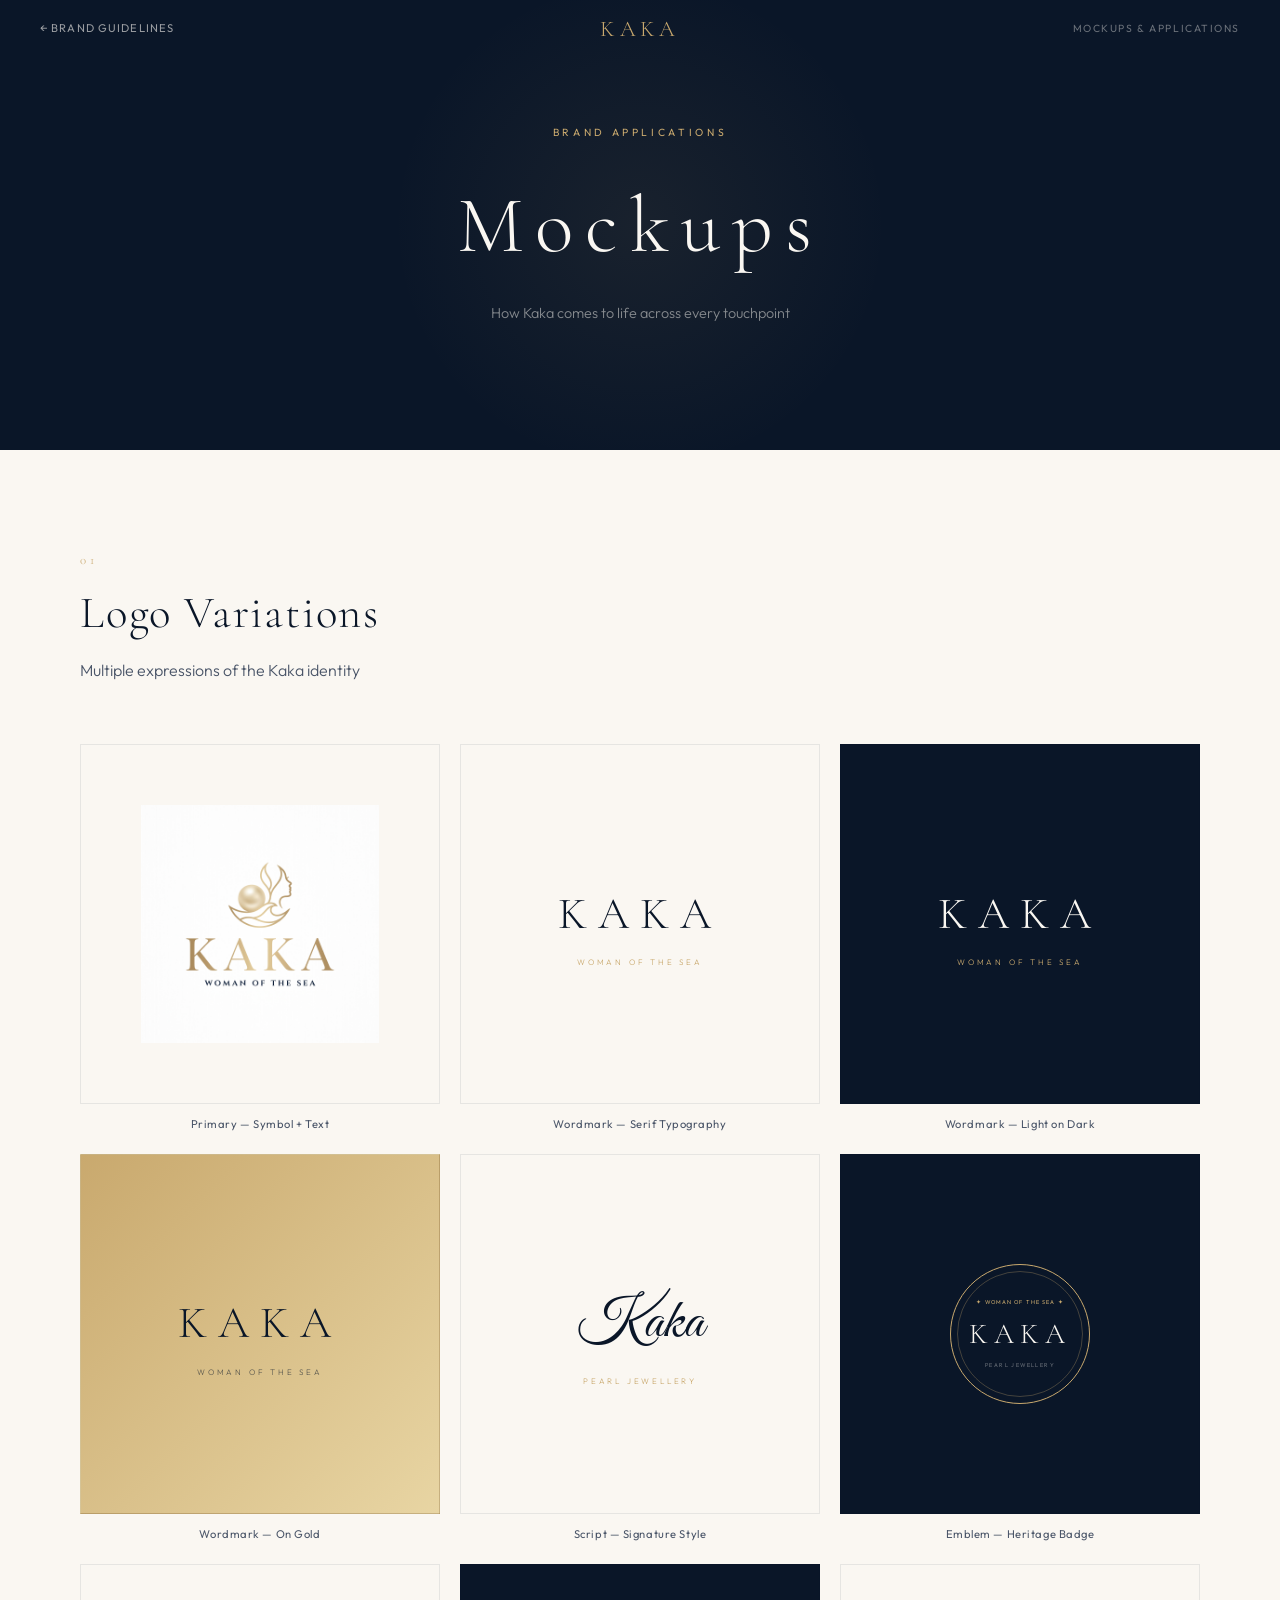
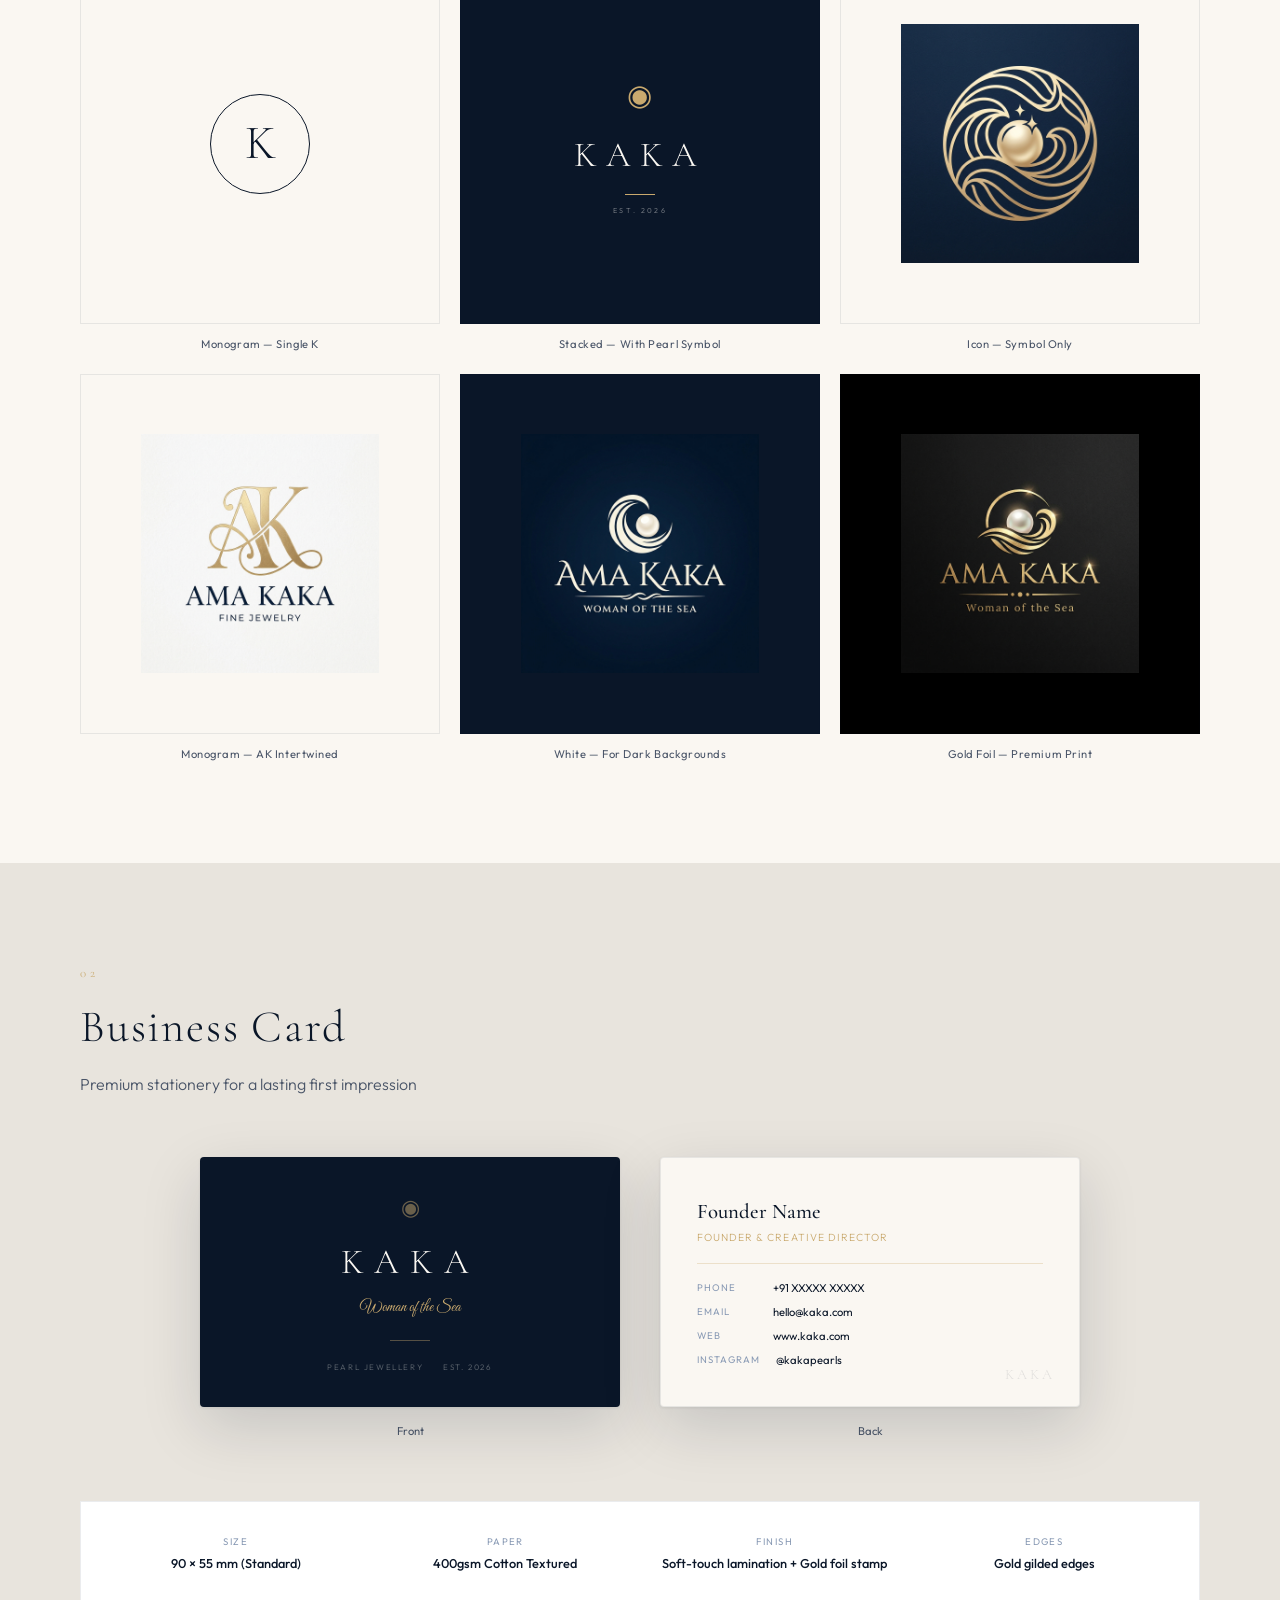
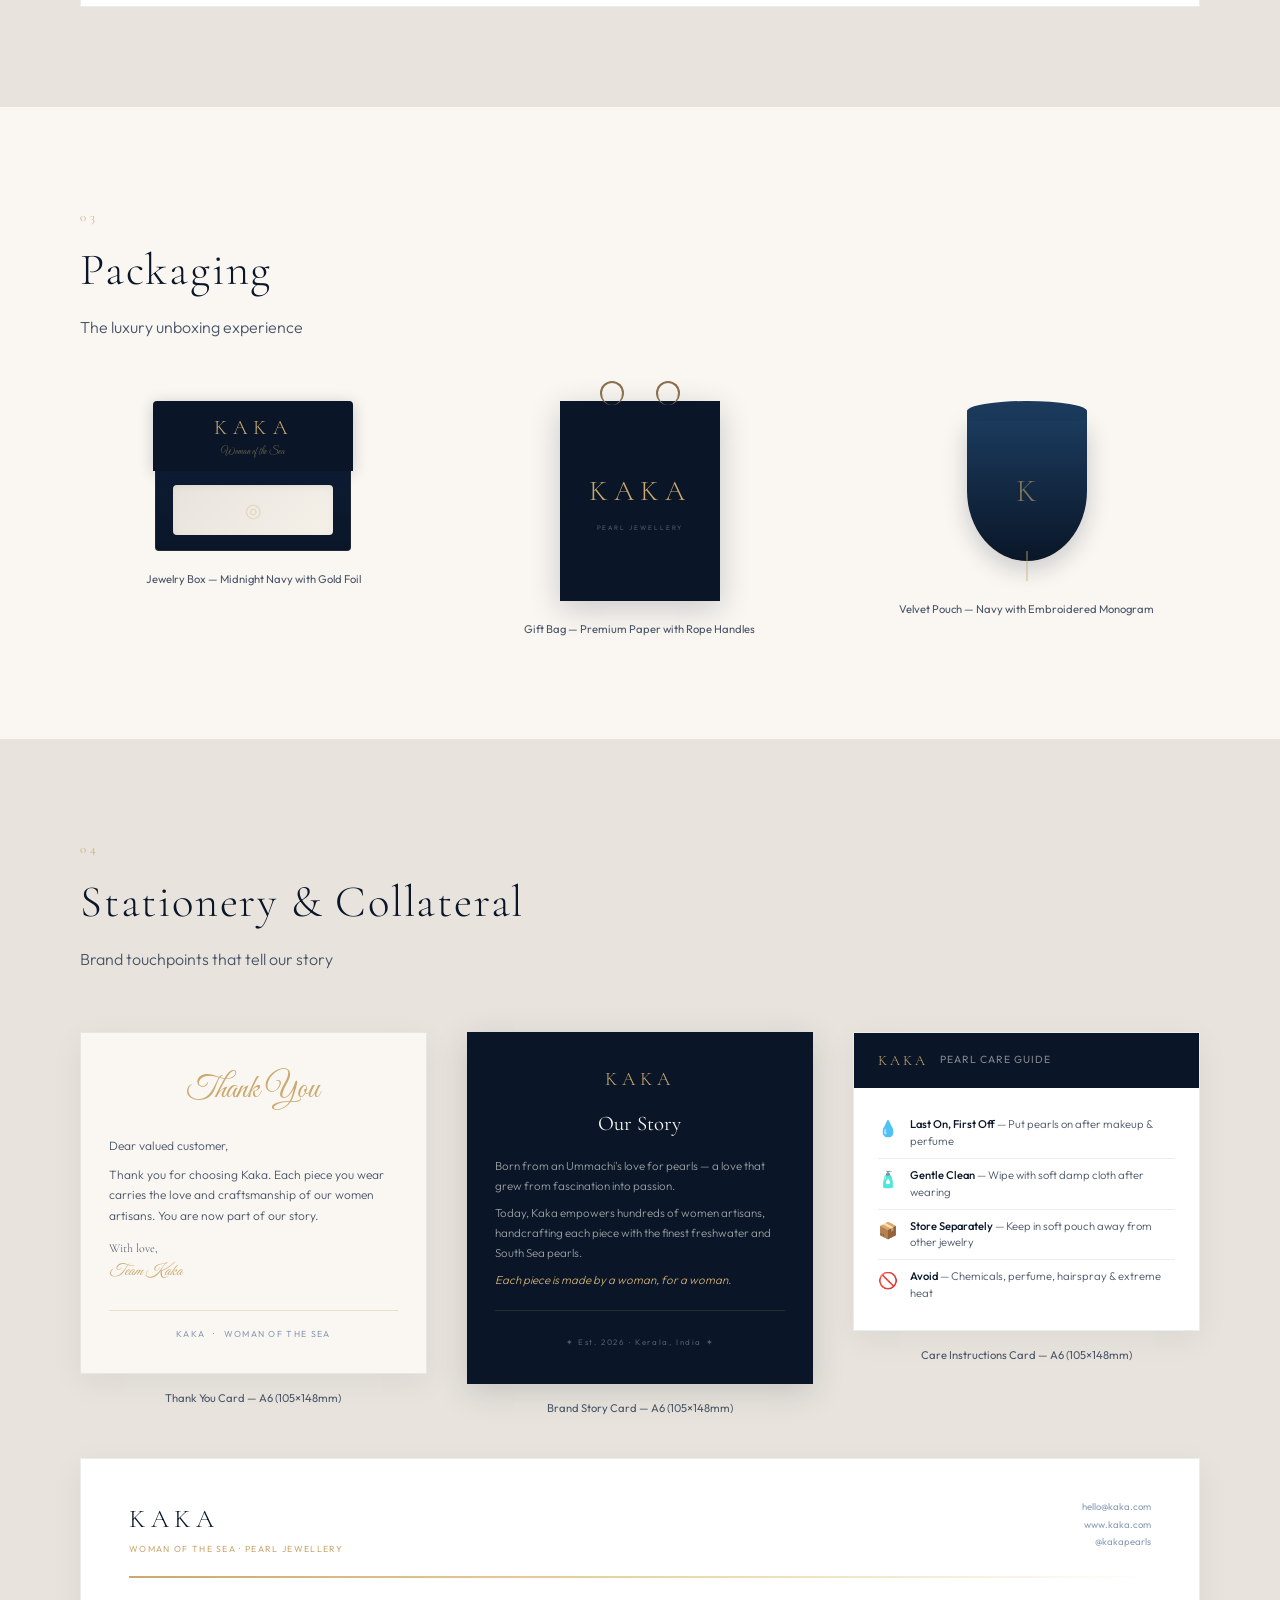
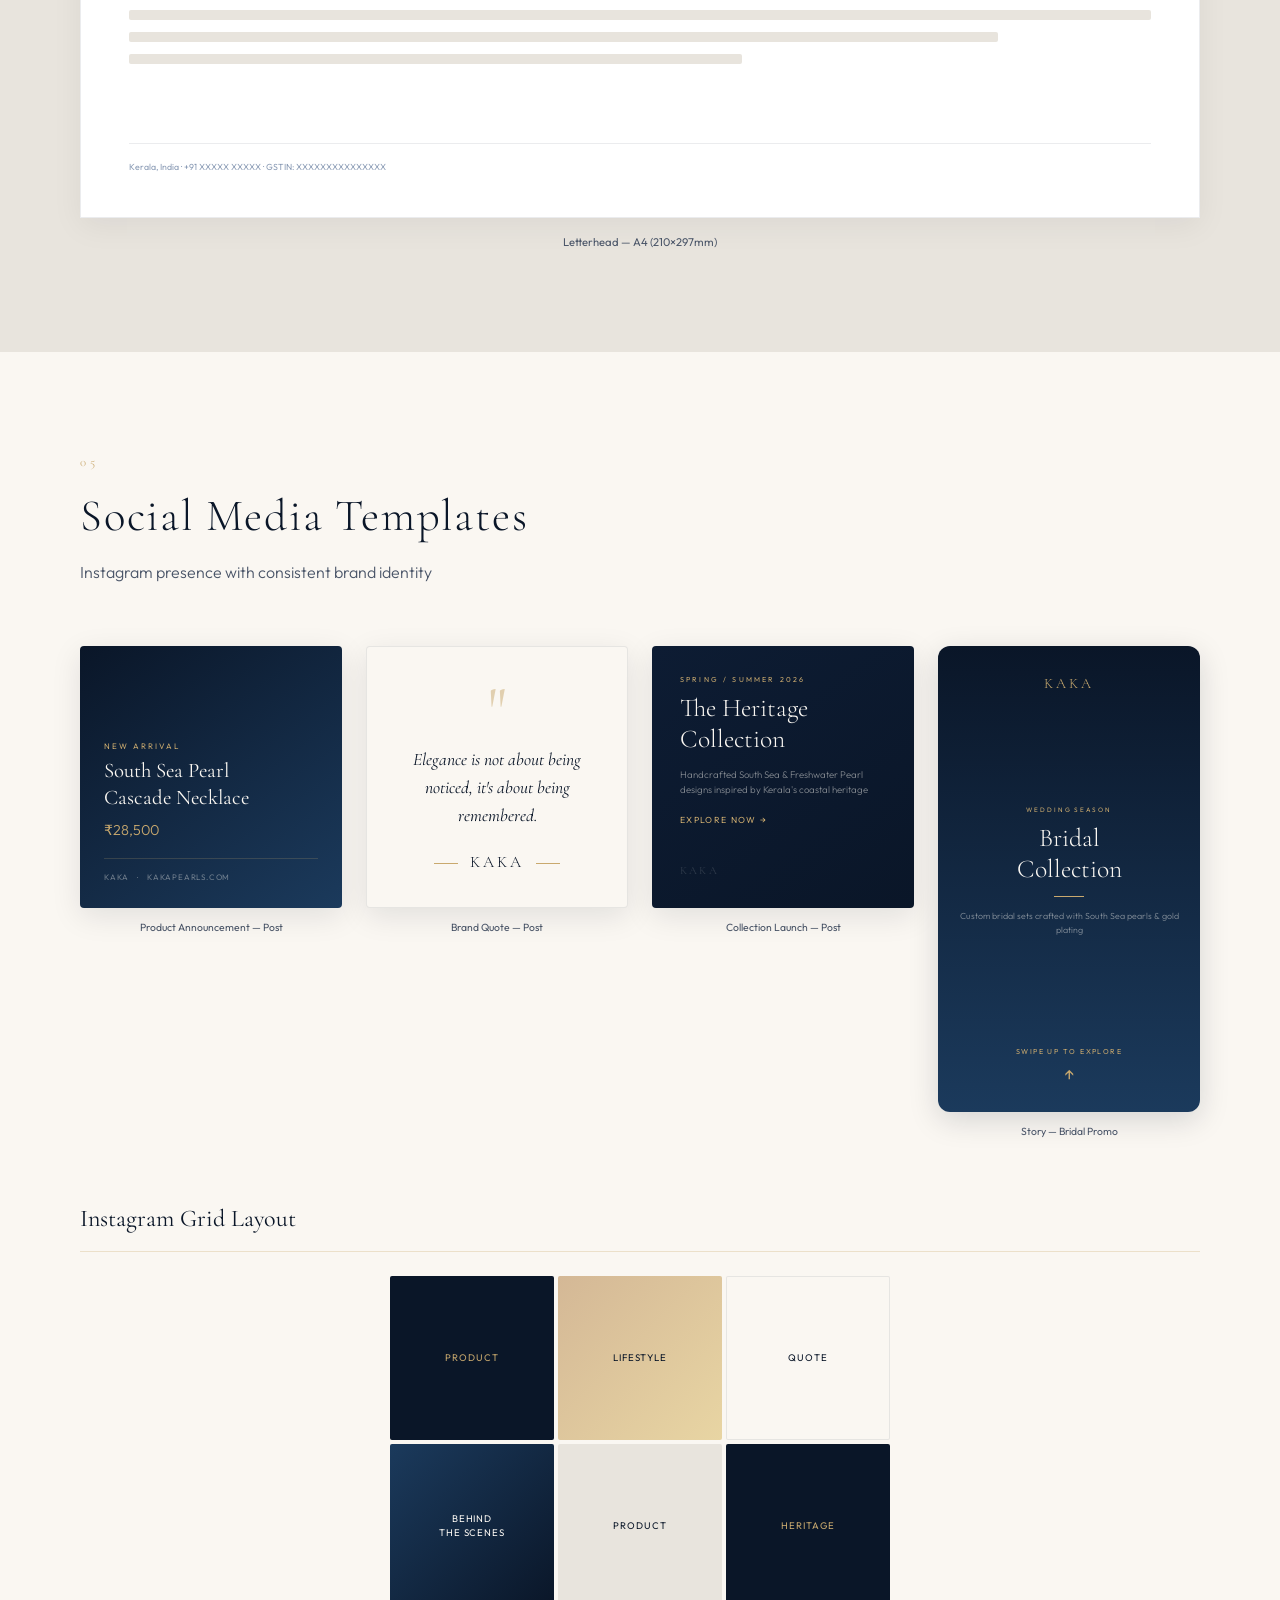
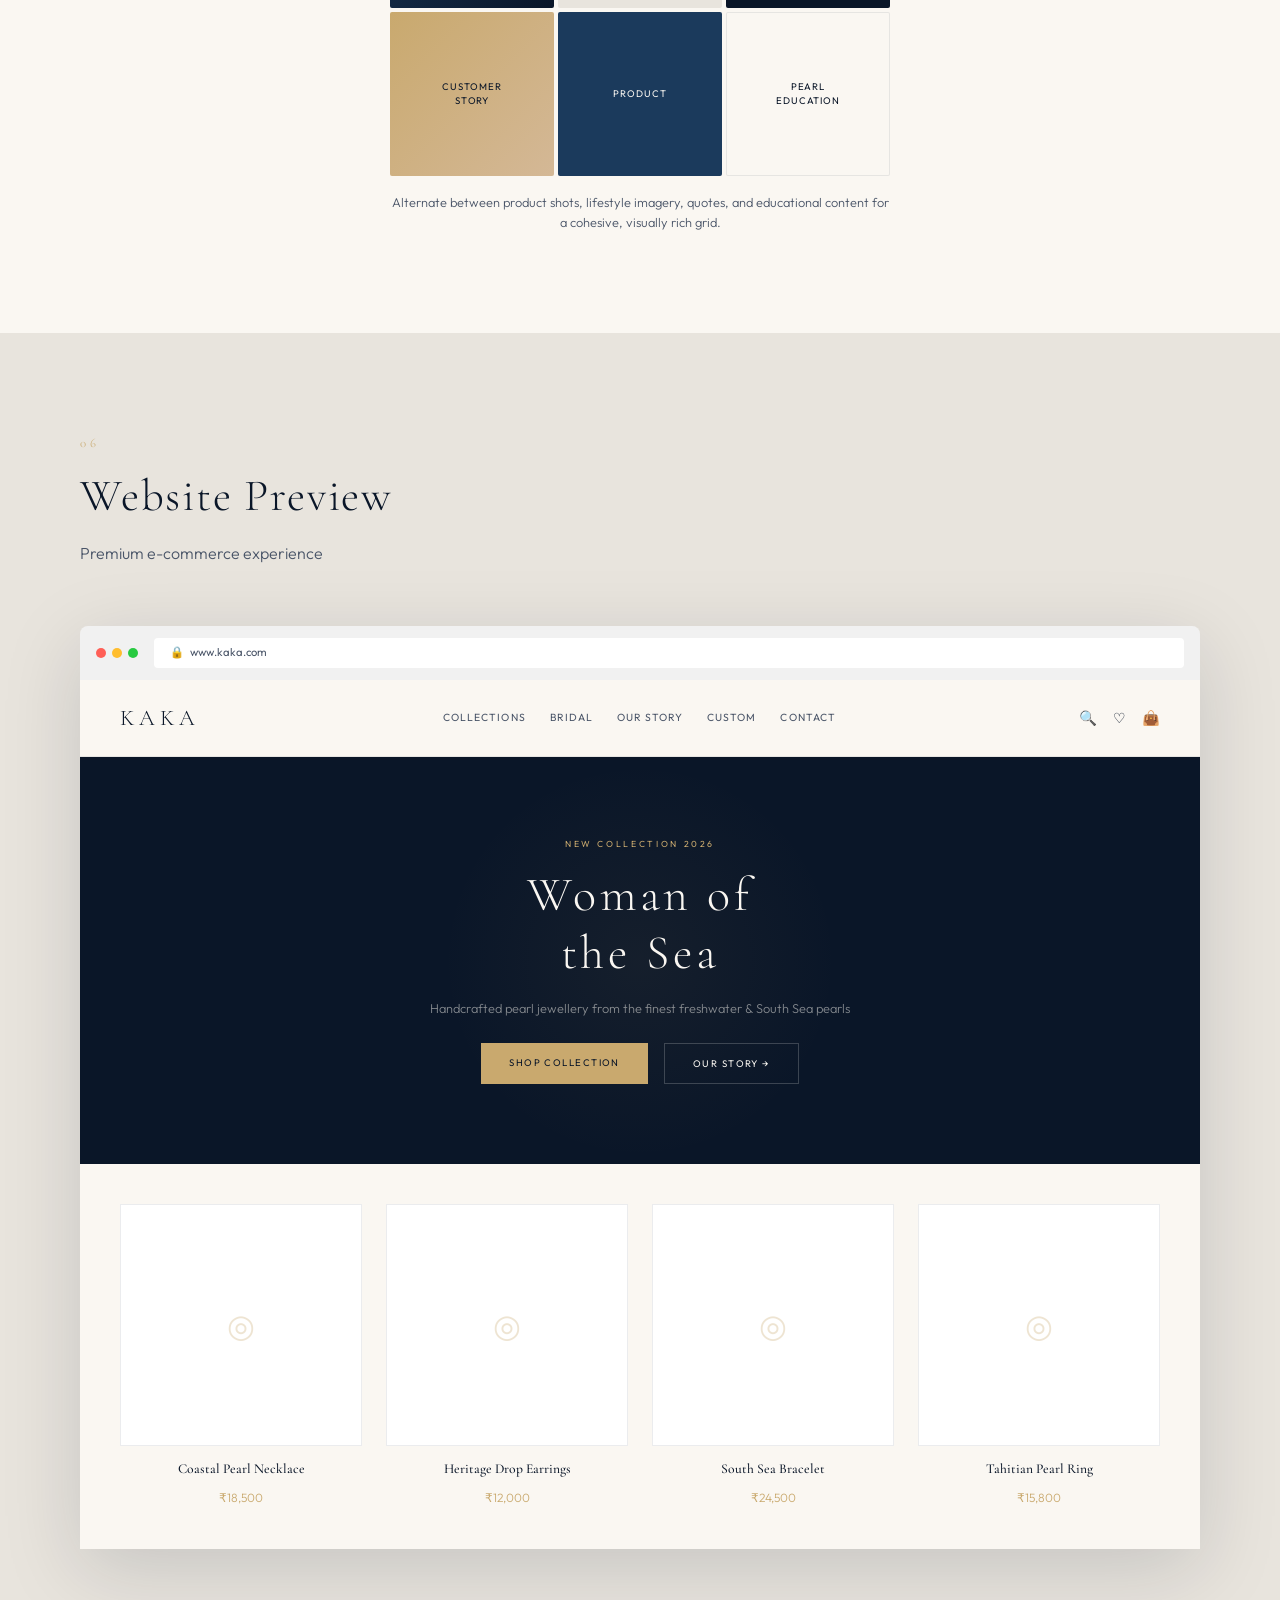
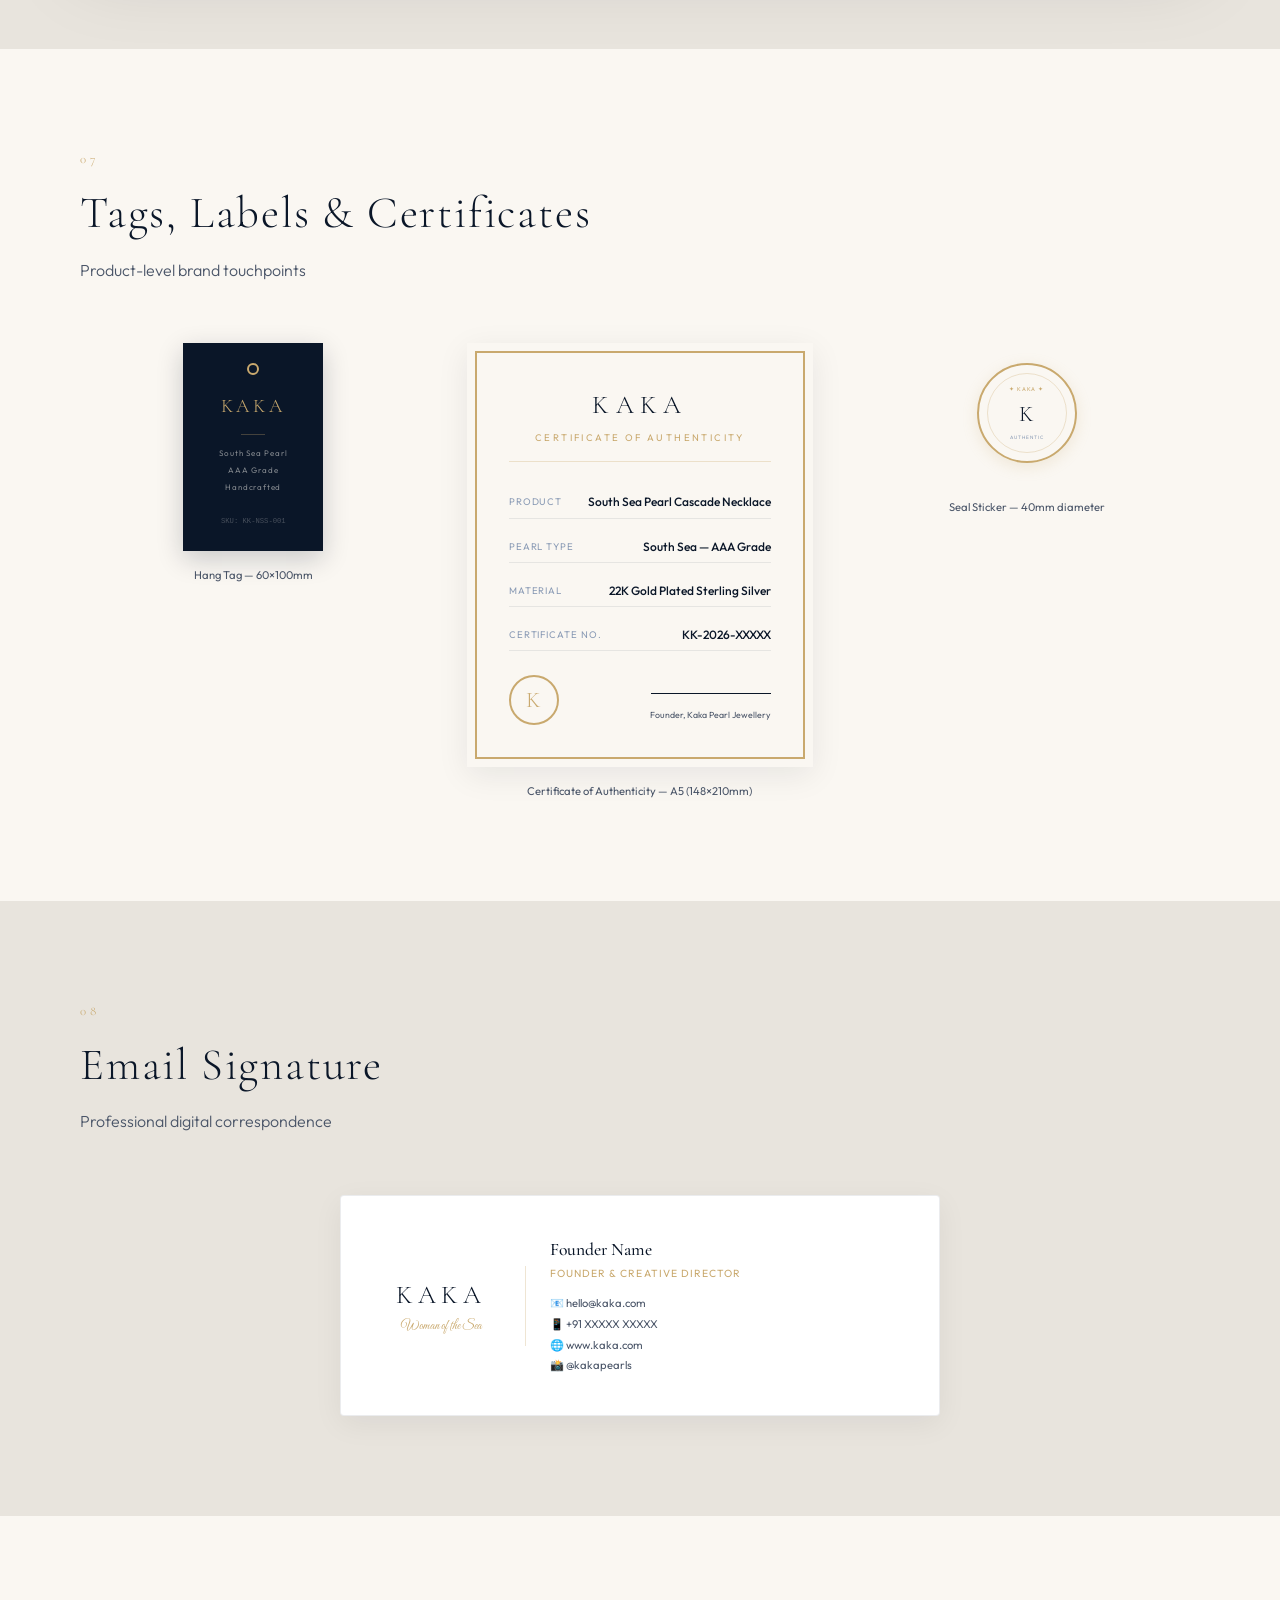
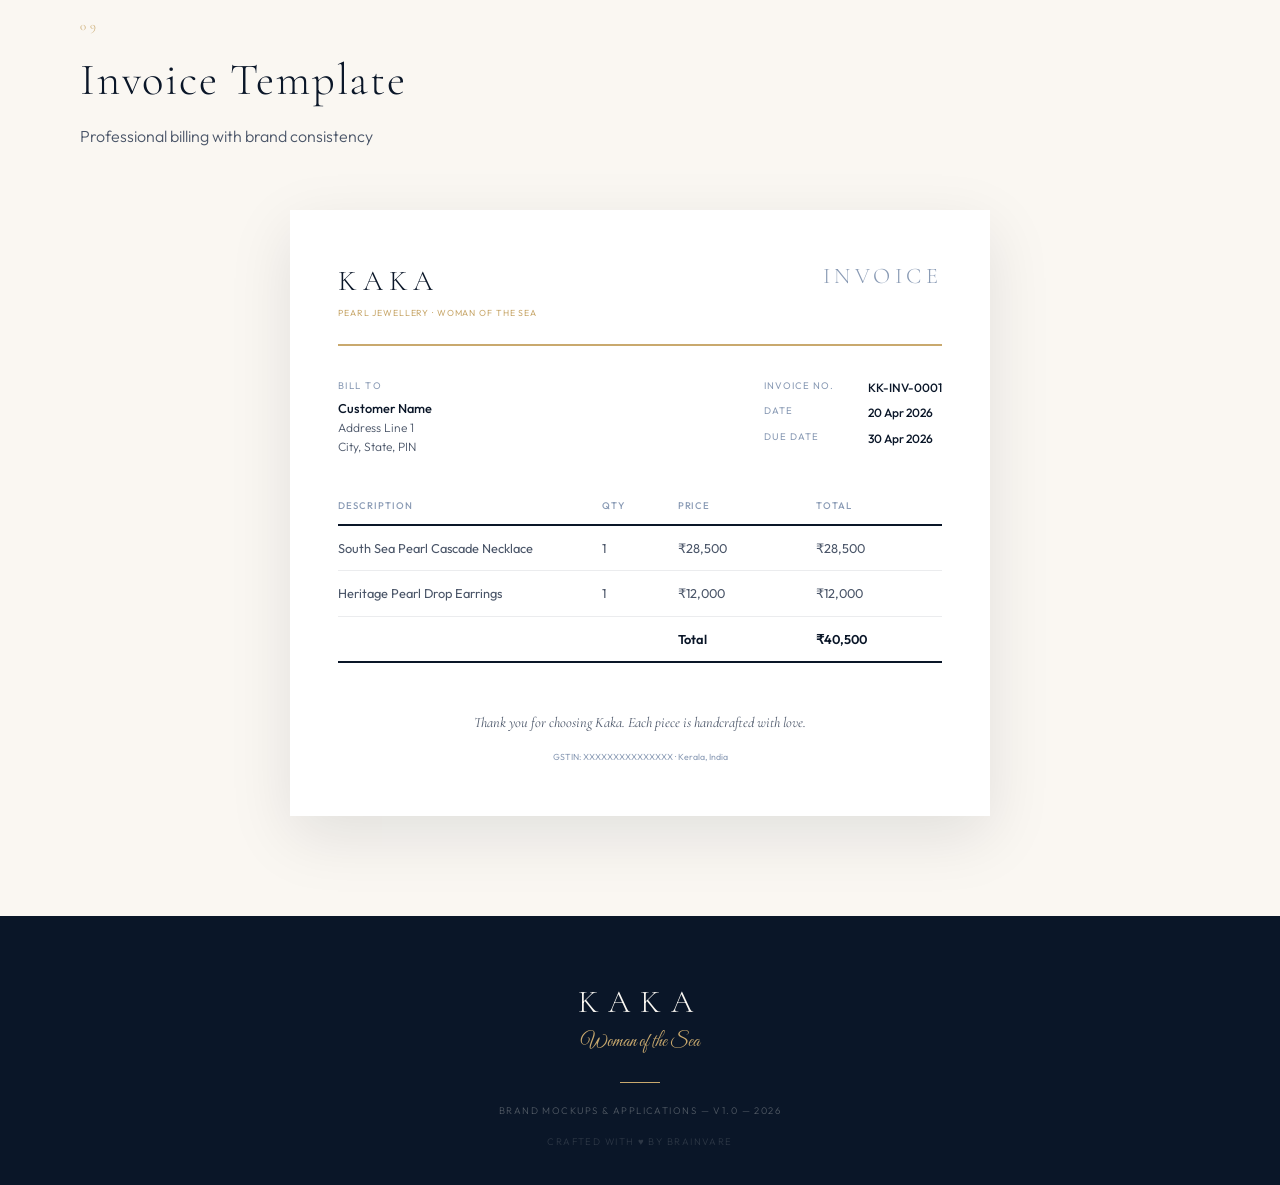
<file: mockups.html>
<!DOCTYPE html>
<html lang="en">
<head>
    <meta charset="UTF-8">
    <meta name="viewport" content="width=device-width, initial-scale=1.0">
    <title>KAKA — Brand Mockups & Applications</title>
    <link rel="preconnect" href="https://fonts.googleapis.com">
    <link rel="preconnect" href="https://fonts.gstatic.com" crossorigin>
    <link href="https://fonts.googleapis.com/css2?family=Cormorant+Garamond:ital,wght@0,300;0,400;0,500;0,600;0,700;1,300;1,400;1,500;1,600;1,700&family=Outfit:wght@100;200;300;400;500;600;700&family=Great+Vibes&display=swap" rel="stylesheet">
    <link rel="stylesheet" href="mockups.css">
</head>
<body>

    <!-- Navigation -->
    <nav class="mock-nav" id="mockNav">
        <a href="index.html" class="nav-back">← Brand Guidelines</a>
        <div class="nav-logo">KAKA</div>
        <span class="nav-label">Mockups & Applications</span>
    </nav>

    <!-- Hero -->
    <section class="mock-hero">
        <div class="mock-hero-content">
            <p class="hero-label">Brand Applications</p>
            <h1>Mockups</h1>
            <p class="hero-sub">How Kaka comes to life across every touchpoint</p>
        </div>
    </section>

    <!-- ==================== LOGO VARIATIONS ==================== -->
    <section class="mock-section" id="logos">
        <div class="container">
            <div class="section-header">
                <span class="sec-num">01</span>
                <h2>Logo Variations</h2>
                <p>Multiple expressions of the Kaka identity</p>
            </div>

            <div class="logo-gallery">
                <!-- Generated Logo -->
                <div class="logo-frame">
                    <div class="logo-frame-display light">
                        <img src="assets/logos/logo-kaka-primary.png" alt="KAKA Primary Logo">
                    </div>
                    <span class="logo-frame-label">Primary — Symbol + Text</span>
                </div>

                <!-- CSS Logo Variations -->
                <div class="logo-frame">
                    <div class="logo-frame-display light">
                        <div class="css-logo css-logo--wordmark">
                            <span class="logo-text">KAKA</span>
                            <span class="logo-tagline-text">WOMAN OF THE SEA</span>
                        </div>
                    </div>
                    <span class="logo-frame-label">Wordmark — Serif Typography</span>
                </div>

                <div class="logo-frame">
                    <div class="logo-frame-display dark">
                        <div class="css-logo css-logo--wordmark-light">
                            <span class="logo-text light-text">KAKA</span>
                            <span class="logo-tagline-text light-tag">WOMAN OF THE SEA</span>
                        </div>
                    </div>
                    <span class="logo-frame-label">Wordmark — Light on Dark</span>
                </div>

                <div class="logo-frame">
                    <div class="logo-frame-display gold-bg">
                        <div class="css-logo css-logo--wordmark-light">
                            <span class="logo-text dark-on-gold">KAKA</span>
                            <span class="logo-tagline-text dark-tag-gold">WOMAN OF THE SEA</span>
                        </div>
                    </div>
                    <span class="logo-frame-label">Wordmark — On Gold</span>
                </div>

                <div class="logo-frame">
                    <div class="logo-frame-display light">
                        <div class="css-logo css-logo--script">
                            <span class="logo-script">Kaka</span>
                            <span class="logo-tagline-text">PEARL JEWELLERY</span>
                        </div>
                    </div>
                    <span class="logo-frame-label">Script — Signature Style</span>
                </div>

                <div class="logo-frame">
                    <div class="logo-frame-display dark">
                        <div class="css-logo css-logo--emblem">
                            <div class="emblem-circle">
                                <span class="emblem-top-text">✦ WOMAN OF THE SEA ✦</span>
                                <span class="emblem-center">KAKA</span>
                                <span class="emblem-bottom-text">PEARL JEWELLERY</span>
                            </div>
                        </div>
                    </div>
                    <span class="logo-frame-label">Emblem — Heritage Badge</span>
                </div>

                <div class="logo-frame">
                    <div class="logo-frame-display light">
                        <div class="css-logo css-logo--monogram-k">
                            <div class="mono-circle">
                                <span class="mono-letter">K</span>
                            </div>
                        </div>
                    </div>
                    <span class="logo-frame-label">Monogram — Single K</span>
                </div>

                <div class="logo-frame">
                    <div class="logo-frame-display dark">
                        <div class="css-logo css-logo--stacked">
                            <div class="stacked-pearl">◉</div>
                            <span class="logo-text light-text stacked-text">KAKA</span>
                            <div class="stacked-line"></div>
                            <span class="stacked-sub">EST. 2026</span>
                        </div>
                    </div>
                    <span class="logo-frame-label">Stacked — With Pearl Symbol</span>
                </div>

                <!-- Generated logos from earlier -->
                <div class="logo-frame">
                    <div class="logo-frame-display light">
                        <img src="assets/logos/logo-icon.png" alt="KAKA Icon">
                    </div>
                    <span class="logo-frame-label">Icon — Symbol Only</span>
                </div>

                <div class="logo-frame">
                    <div class="logo-frame-display light">
                        <img src="assets/logos/logo-monogram.png" alt="KAKA Monogram">
                    </div>
                    <span class="logo-frame-label">Monogram — AK Intertwined</span>
                </div>

                <div class="logo-frame">
                    <div class="logo-frame-display dark">
                        <img src="assets/logos/logo-white.png" alt="KAKA White">
                    </div>
                    <span class="logo-frame-label">White — For Dark Backgrounds</span>
                </div>

                <div class="logo-frame">
                    <div class="logo-frame-display black">
                        <img src="assets/logos/logo-gold.png" alt="KAKA Gold">
                    </div>
                    <span class="logo-frame-label">Gold Foil — Premium Print</span>
                </div>
            </div>
        </div>
    </section>

    <!-- ==================== BUSINESS CARD ==================== -->
    <section class="mock-section mock-section--alt" id="businesscard">
        <div class="container">
            <div class="section-header">
                <span class="sec-num">02</span>
                <h2>Business Card</h2>
                <p>Premium stationery for a lasting first impression</p>
            </div>

            <div class="bcard-showcase">
                <!-- Front -->
                <div class="bcard-wrapper">
                    <div class="bcard bcard--front">
                        <div class="bcard-content">
                            <div class="bcard-logo-area">
                                <div class="bcard-pearl">◉</div>
                                <div class="bcard-brand">KAKA</div>
                                <div class="bcard-tagline">Woman of the Sea</div>
                            </div>
                            <div class="bcard-line"></div>
                            <div class="bcard-bottom">
                                <span>PEARL JEWELLERY</span>
                                <span>EST. 2026</span>
                            </div>
                        </div>
                    </div>
                    <span class="bcard-label">Front</span>
                </div>

                <!-- Back -->
                <div class="bcard-wrapper">
                    <div class="bcard bcard--back">
                        <div class="bcard-back-content">
                            <div class="bcard-back-name">Founder Name</div>
                            <div class="bcard-back-title">Founder & Creative Director</div>
                            <div class="bcard-back-divider"></div>
                            <div class="bcard-back-details">
                                <div class="bcard-detail">
                                    <span class="detail-label">Phone</span>
                                    <span class="detail-value">+91 XXXXX XXXXX</span>
                                </div>
                                <div class="bcard-detail">
                                    <span class="detail-label">Email</span>
                                    <span class="detail-value">hello@kaka.com</span>
                                </div>
                                <div class="bcard-detail">
                                    <span class="detail-label">Web</span>
                                    <span class="detail-value">www.kaka.com</span>
                                </div>
                                <div class="bcard-detail">
                                    <span class="detail-label">Instagram</span>
                                    <span class="detail-value">@kakapearls</span>
                                </div>
                            </div>
                            <div class="bcard-back-logo">KAKA</div>
                        </div>
                    </div>
                    <span class="bcard-label">Back</span>
                </div>
            </div>

            <div class="bcard-specs">
                <div class="spec-item">
                    <span class="spec-label">Size</span>
                    <span class="spec-value">90 × 55 mm (Standard)</span>
                </div>
                <div class="spec-item">
                    <span class="spec-label">Paper</span>
                    <span class="spec-value">400gsm Cotton Textured</span>
                </div>
                <div class="spec-item">
                    <span class="spec-label">Finish</span>
                    <span class="spec-value">Soft-touch lamination + Gold foil stamp</span>
                </div>
                <div class="spec-item">
                    <span class="spec-label">Edges</span>
                    <span class="spec-value">Gold gilded edges</span>
                </div>
            </div>
        </div>
    </section>

    <!-- ==================== PACKAGING ==================== -->
    <section class="mock-section" id="packaging">
        <div class="container">
            <div class="section-header">
                <span class="sec-num">03</span>
                <h2>Packaging</h2>
                <p>The luxury unboxing experience</p>
            </div>

            <div class="packaging-showcase">
                <!-- Jewelry Box -->
                <div class="pkg-item">
                    <div class="jewelry-box">
                        <div class="box-lid">
                            <div class="box-logo">KAKA</div>
                            <div class="box-tagline-small">Woman of the Sea</div>
                        </div>
                        <div class="box-base">
                            <div class="box-cushion">
                                <div class="box-pearl-icon">◎</div>
                            </div>
                        </div>
                    </div>
                    <span class="pkg-label">Jewelry Box — Midnight Navy with Gold Foil</span>
                </div>

                <!-- Gift Bag -->
                <div class="pkg-item">
                    <div class="gift-bag">
                        <div class="bag-handle-l"></div>
                        <div class="bag-handle-r"></div>
                        <div class="bag-body">
                            <div class="bag-logo">KAKA</div>
                            <div class="bag-tag-text">PEARL JEWELLERY</div>
                        </div>
                    </div>
                    <span class="pkg-label">Gift Bag — Premium Paper with Rope Handles</span>
                </div>

                <!-- Pouch -->
                <div class="pkg-item">
                    <div class="velvet-pouch">
                        <div class="pouch-top"></div>
                        <div class="pouch-body">
                            <div class="pouch-logo">K</div>
                        </div>
                        <div class="pouch-string"></div>
                    </div>
                    <span class="pkg-label">Velvet Pouch — Navy with Embroidered Monogram</span>
                </div>
            </div>
        </div>
    </section>

    <!-- ==================== STATIONERY ==================== -->
    <section class="mock-section mock-section--alt" id="stationery">
        <div class="container">
            <div class="section-header">
                <span class="sec-num">04</span>
                <h2>Stationery & Collateral</h2>
                <p>Brand touchpoints that tell our story</p>
            </div>

            <div class="stationery-grid">
                <!-- Thank You Card -->
                <div class="stat-item">
                    <div class="thank-you-card">
                        <div class="tyc-header">
                            <span class="tyc-script">Thank You</span>
                        </div>
                        <div class="tyc-body">
                            <p>Dear valued customer,</p>
                            <p>Thank you for choosing Kaka. Each piece you wear carries the love and craftsmanship of our women artisans. You are now part of our story.</p>
                            <p class="tyc-sign">With love,<br><em>Team Kaka</em></p>
                        </div>
                        <div class="tyc-footer">
                            <span>KAKA</span>
                            <span>·</span>
                            <span>Woman of the Sea</span>
                        </div>
                    </div>
                    <span class="stat-label">Thank You Card — A6 (105×148mm)</span>
                </div>

                <!-- Brand Story Card -->
                <div class="stat-item">
                    <div class="story-card">
                        <div class="sc-logo">KAKA</div>
                        <div class="sc-title">Our Story</div>
                        <div class="sc-body">
                            <p>Born from an Ummachi's love for pearls — a love that grew from fascination into passion.</p>
                            <p>Today, Kaka empowers hundreds of women artisans, handcrafting each piece with the finest freshwater and South Sea pearls.</p>
                            <p><em>Each piece is made by a woman, for a woman.</em></p>
                        </div>
                        <div class="sc-footer">
                            <span>✦ Est. 2026 · Kerala, India ✦</span>
                        </div>
                    </div>
                    <span class="stat-label">Brand Story Card — A6 (105×148mm)</span>
                </div>

                <!-- Care Card -->
                <div class="stat-item">
                    <div class="care-card">
                        <div class="cc-header">
                            <span class="cc-logo">KAKA</span>
                            <span class="cc-title">Pearl Care Guide</span>
                        </div>
                        <div class="cc-body">
                            <div class="cc-tip">
                                <span class="cc-icon">💧</span>
                                <p><strong>Last On, First Off</strong> — Put pearls on after makeup & perfume</p>
                            </div>
                            <div class="cc-tip">
                                <span class="cc-icon">🧴</span>
                                <p><strong>Gentle Clean</strong> — Wipe with soft damp cloth after wearing</p>
                            </div>
                            <div class="cc-tip">
                                <span class="cc-icon">📦</span>
                                <p><strong>Store Separately</strong> — Keep in soft pouch away from other jewelry</p>
                            </div>
                            <div class="cc-tip">
                                <span class="cc-icon">🚫</span>
                                <p><strong>Avoid</strong> — Chemicals, perfume, hairspray & extreme heat</p>
                            </div>
                        </div>
                    </div>
                    <span class="stat-label">Care Instructions Card — A6 (105×148mm)</span>
                </div>

                <!-- Letterhead -->
                <div class="stat-item stat-item--wide">
                    <div class="letterhead">
                        <div class="lh-header">
                            <div class="lh-logo-area">
                                <span class="lh-logo">KAKA</span>
                                <span class="lh-tag">Woman of the Sea · Pearl Jewellery</span>
                            </div>
                            <div class="lh-contact">
                                <span>hello@kaka.com</span>
                                <span>www.kaka.com</span>
                                <span>@kakapearls</span>
                            </div>
                        </div>
                        <div class="lh-line"></div>
                        <div class="lh-body">
                            <div class="lh-placeholder"></div>
                            <div class="lh-placeholder lh-p2"></div>
                            <div class="lh-placeholder lh-p3"></div>
                        </div>
                        <div class="lh-footer">
                            <div class="lh-footer-line"></div>
                            <span>Kerala, India · +91 XXXXX XXXXX · GSTIN: XXXXXXXXXXXXXXX</span>
                        </div>
                    </div>
                    <span class="stat-label">Letterhead — A4 (210×297mm)</span>
                </div>
            </div>
        </div>
    </section>

    <!-- ==================== SOCIAL MEDIA ==================== -->
    <section class="mock-section" id="social">
        <div class="container">
            <div class="section-header">
                <span class="sec-num">05</span>
                <h2>Social Media Templates</h2>
                <p>Instagram presence with consistent brand identity</p>
            </div>

            <div class="social-showcase">
                <!-- Instagram Post 1 -->
                <div class="ig-post">
                    <div class="ig-post-content ig-post--product">
                        <div class="ig-overlay">
                            <div class="ig-product-label">New Arrival</div>
                            <div class="ig-product-name">South Sea Pearl<br>Cascade Necklace</div>
                            <div class="ig-product-price">₹28,500</div>
                            <div class="ig-brand-bar">
                                <span>KAKA</span>
                                <span>·</span>
                                <span>kakapearls.com</span>
                            </div>
                        </div>
                    </div>
                    <span class="ig-label">Product Announcement — Post</span>
                </div>

                <!-- Instagram Post 2 -->
                <div class="ig-post">
                    <div class="ig-post-content ig-post--quote">
                        <div class="ig-quote-content">
                            <div class="ig-quote-mark">"</div>
                            <p class="ig-quote-text">Elegance is not about being noticed, it's about being remembered.</p>
                            <div class="ig-quote-brand">
                                <div class="ig-quote-line"></div>
                                <span>KAKA</span>
                                <div class="ig-quote-line"></div>
                            </div>
                        </div>
                    </div>
                    <span class="ig-label">Brand Quote — Post</span>
                </div>

                <!-- Instagram Post 3 -->
                <div class="ig-post">
                    <div class="ig-post-content ig-post--collection">
                        <div class="ig-collection-content">
                            <span class="ig-coll-season">Spring / Summer 2026</span>
                            <h3 class="ig-coll-name">The Heritage<br>Collection</h3>
                            <p class="ig-coll-desc">Handcrafted South Sea & Freshwater Pearl designs inspired by Kerala's coastal heritage</p>
                            <div class="ig-coll-cta">Explore Now →</div>
                            <div class="ig-coll-brand">KAKA</div>
                        </div>
                    </div>
                    <span class="ig-label">Collection Launch — Post</span>
                </div>

                <!-- Instagram Story -->
                <div class="ig-story-wrapper">
                    <div class="ig-story">
                        <div class="ig-story-content ig-story--promo">
                            <div class="ig-story-top">
                                <span class="ig-story-logo">KAKA</span>
                            </div>
                            <div class="ig-story-center">
                                <span class="ig-story-label">Wedding Season</span>
                                <h3 class="ig-story-title">Bridal<br>Collection</h3>
                                <div class="ig-story-divider"></div>
                                <p class="ig-story-desc">Custom bridal sets crafted with South Sea pearls & gold plating</p>
                            </div>
                            <div class="ig-story-bottom">
                                <div class="ig-story-cta">Swipe Up to Explore</div>
                                <div class="ig-story-swipe">↑</div>
                            </div>
                        </div>
                    </div>
                    <span class="ig-label">Story — Bridal Promo</span>
                </div>
            </div>

            <!-- Instagram Grid Preview -->
            <div class="ig-grid-section">
                <h3 class="sub-title">Instagram Grid Layout</h3>
                <div class="ig-grid">
                    <div class="ig-grid-item ig-g-product"><span>Product</span></div>
                    <div class="ig-grid-item ig-g-lifestyle"><span>Lifestyle</span></div>
                    <div class="ig-grid-item ig-g-quote"><span>Quote</span></div>
                    <div class="ig-grid-item ig-g-bts"><span>Behind<br>the Scenes</span></div>
                    <div class="ig-grid-item ig-g-product2"><span>Product</span></div>
                    <div class="ig-grid-item ig-g-heritage"><span>Heritage</span></div>
                    <div class="ig-grid-item ig-g-customer"><span>Customer<br>Story</span></div>
                    <div class="ig-grid-item ig-g-product3"><span>Product</span></div>
                    <div class="ig-grid-item ig-g-education"><span>Pearl<br>Education</span></div>
                </div>
                <p class="grid-note">Alternate between product shots, lifestyle imagery, quotes, and educational content for a cohesive, visually rich grid.</p>
            </div>
        </div>
    </section>

    <!-- ==================== WEBSITE ==================== -->
    <section class="mock-section mock-section--alt" id="website">
        <div class="container">
            <div class="section-header">
                <span class="sec-num">06</span>
                <h2>Website Preview</h2>
                <p>Premium e-commerce experience</p>
            </div>

            <div class="web-mockup-frame">
                <div class="web-browser-bar">
                    <div class="browser-dots">
                        <span></span><span></span><span></span>
                    </div>
                    <div class="browser-url">
                        <span>🔒</span> www.kaka.com
                    </div>
                </div>
                <div class="web-content">
                    <!-- Website Nav -->
                    <div class="web-nav">
                        <span class="web-nav-logo">KAKA</span>
                        <div class="web-nav-links">
                            <span>Collections</span>
                            <span>Bridal</span>
                            <span>Our Story</span>
                            <span>Custom</span>
                            <span>Contact</span>
                        </div>
                        <div class="web-nav-icons">
                            <span>🔍</span>
                            <span>♡</span>
                            <span>👜</span>
                        </div>
                    </div>

                    <!-- Website Hero -->
                    <div class="web-hero">
                        <div class="web-hero-content">
                            <span class="web-hero-label">New Collection 2026</span>
                            <h2 class="web-hero-title">Woman of<br>the Sea</h2>
                            <p class="web-hero-desc">Handcrafted pearl jewellery from the finest freshwater & South Sea pearls</p>
                            <div class="web-hero-btns">
                                <span class="web-btn-primary">Shop Collection</span>
                                <span class="web-btn-secondary">Our Story →</span>
                            </div>
                        </div>
                    </div>

                    <!-- Product Grid -->
                    <div class="web-products">
                        <div class="web-product">
                            <div class="web-prod-img">
                                <span class="prod-placeholder">◎</span>
                            </div>
                            <span class="web-prod-name">Coastal Pearl Necklace</span>
                            <span class="web-prod-price">₹18,500</span>
                        </div>
                        <div class="web-product">
                            <div class="web-prod-img">
                                <span class="prod-placeholder">◎</span>
                            </div>
                            <span class="web-prod-name">Heritage Drop Earrings</span>
                            <span class="web-prod-price">₹12,000</span>
                        </div>
                        <div class="web-product">
                            <div class="web-prod-img">
                                <span class="prod-placeholder">◎</span>
                            </div>
                            <span class="web-prod-name">South Sea Bracelet</span>
                            <span class="web-prod-price">₹24,500</span>
                        </div>
                        <div class="web-product">
                            <div class="web-prod-img">
                                <span class="prod-placeholder">◎</span>
                            </div>
                            <span class="web-prod-name">Tahitian Pearl Ring</span>
                            <span class="web-prod-price">₹15,800</span>
                        </div>
                    </div>
                </div>
            </div>
        </div>
    </section>

    <!-- ==================== TAGS & LABELS ==================== -->
    <section class="mock-section" id="labels">
        <div class="container">
            <div class="section-header">
                <span class="sec-num">07</span>
                <h2>Tags, Labels & Certificates</h2>
                <p>Product-level brand touchpoints</p>
            </div>

            <div class="labels-showcase">
                <!-- Hang Tag -->
                <div class="label-item">
                    <div class="hang-tag">
                        <div class="tag-hole"></div>
                        <div class="tag-content">
                            <div class="tag-logo">KAKA</div>
                            <div class="tag-divider"></div>
                            <div class="tag-details">
                                <span>South Sea Pearl</span>
                                <span>AAA Grade</span>
                                <span>Handcrafted</span>
                            </div>
                            <div class="tag-price-area">
                                <span class="tag-sku">SKU: KK-NSS-001</span>
                            </div>
                        </div>
                    </div>
                    <span class="label-label">Hang Tag — 60×100mm</span>
                </div>

                <!-- Authenticity Certificate -->
                <div class="label-item label-item--wide">
                    <div class="auth-cert">
                        <div class="cert-border">
                            <div class="cert-header">
                                <div class="cert-logo">KAKA</div>
                                <div class="cert-title">Certificate of Authenticity</div>
                            </div>
                            <div class="cert-body">
                                <div class="cert-field">
                                    <span class="cert-field-label">Product</span>
                                    <span class="cert-field-value">South Sea Pearl Cascade Necklace</span>
                                </div>
                                <div class="cert-field">
                                    <span class="cert-field-label">Pearl Type</span>
                                    <span class="cert-field-value">South Sea — AAA Grade</span>
                                </div>
                                <div class="cert-field">
                                    <span class="cert-field-label">Material</span>
                                    <span class="cert-field-value">22K Gold Plated Sterling Silver</span>
                                </div>
                                <div class="cert-field">
                                    <span class="cert-field-label">Certificate No.</span>
                                    <span class="cert-field-value">KK-2026-XXXXX</span>
                                </div>
                            </div>
                            <div class="cert-footer">
                                <div class="cert-seal">
                                    <div class="seal-circle">K</div>
                                </div>
                                <div class="cert-sign">
                                    <div class="cert-sign-line"></div>
                                    <span>Founder, Kaka Pearl Jewellery</span>
                                </div>
                            </div>
                        </div>
                    </div>
                    <span class="label-label">Certificate of Authenticity — A5 (148×210mm)</span>
                </div>

                <!-- Sticker/Seal -->
                <div class="label-item">
                    <div class="brand-seal">
                        <div class="seal-outer">
                            <div class="seal-inner">
                                <span class="seal-text-top">✦ KAKA ✦</span>
                                <span class="seal-text-center">K</span>
                                <span class="seal-text-bottom">AUTHENTIC</span>
                            </div>
                        </div>
                    </div>
                    <span class="label-label">Seal Sticker — 40mm diameter</span>
                </div>
            </div>
        </div>
    </section>

    <!-- ==================== EMAIL SIGNATURE ==================== -->
    <section class="mock-section mock-section--alt" id="email">
        <div class="container">
            <div class="section-header">
                <span class="sec-num">08</span>
                <h2>Email Signature</h2>
                <p>Professional digital correspondence</p>
            </div>

            <div class="email-sig-frame">
                <div class="email-sig">
                    <div class="sig-left">
                        <div class="sig-logo">KAKA</div>
                        <div class="sig-tagline">Woman of the Sea</div>
                    </div>
                    <div class="sig-divider"></div>
                    <div class="sig-right">
                        <div class="sig-name">Founder Name</div>
                        <div class="sig-title">Founder & Creative Director</div>
                        <div class="sig-details">
                            <span>📧 hello@kaka.com</span>
                            <span>📱 +91 XXXXX XXXXX</span>
                            <span>🌐 www.kaka.com</span>
                            <span>📸 @kakapearls</span>
                        </div>
                    </div>
                </div>
            </div>
        </div>
    </section>

    <!-- ==================== INVOICE ==================== -->
    <section class="mock-section" id="invoice">
        <div class="container">
            <div class="section-header">
                <span class="sec-num">09</span>
                <h2>Invoice Template</h2>
                <p>Professional billing with brand consistency</p>
            </div>

            <div class="invoice-frame">
                <div class="invoice">
                    <div class="inv-header">
                        <div class="inv-logo-area">
                            <span class="inv-logo">KAKA</span>
                            <span class="inv-tag">Pearl Jewellery · Woman of the Sea</span>
                        </div>
                        <div class="inv-title">INVOICE</div>
                    </div>
                    <div class="inv-meta">
                        <div class="inv-meta-left">
                            <span class="inv-label">Bill To</span>
                            <span class="inv-value">Customer Name</span>
                            <span class="inv-value inv-value-light">Address Line 1</span>
                            <span class="inv-value inv-value-light">City, State, PIN</span>
                        </div>
                        <div class="inv-meta-right">
                            <div class="inv-meta-row">
                                <span>Invoice No.</span>
                                <span>KK-INV-0001</span>
                            </div>
                            <div class="inv-meta-row">
                                <span>Date</span>
                                <span>20 Apr 2026</span>
                            </div>
                            <div class="inv-meta-row">
                                <span>Due Date</span>
                                <span>30 Apr 2026</span>
                            </div>
                        </div>
                    </div>
                    <div class="inv-table">
                        <div class="inv-table-header">
                            <span>Description</span>
                            <span>Qty</span>
                            <span>Price</span>
                            <span>Total</span>
                        </div>
                        <div class="inv-table-row">
                            <span>South Sea Pearl Cascade Necklace</span>
                            <span>1</span>
                            <span>₹28,500</span>
                            <span>₹28,500</span>
                        </div>
                        <div class="inv-table-row">
                            <span>Heritage Pearl Drop Earrings</span>
                            <span>1</span>
                            <span>₹12,000</span>
                            <span>₹12,000</span>
                        </div>
                        <div class="inv-table-row inv-table-total">
                            <span></span>
                            <span></span>
                            <span>Total</span>
                            <span>₹40,500</span>
                        </div>
                    </div>
                    <div class="inv-footer">
                        <p>Thank you for choosing Kaka. Each piece is handcrafted with love.</p>
                        <span>GSTIN: XXXXXXXXXXXXXXX · Kerala, India</span>
                    </div>
                </div>
            </div>
        </div>
    </section>

    <!-- Footer -->
    <footer class="mock-footer">
        <div class="footer-inner">
            <span class="footer-logo">KAKA</span>
            <span class="footer-tagline">Woman of the Sea</span>
            <div class="footer-line"></div>
            <p>Brand Mockups & Applications — v1.0 — 2026</p>
            <p class="footer-credit">Crafted with ♥ by Brainvare</p>
        </div>
    </footer>

    <script>
        // Nav scroll effect
        window.addEventListener('scroll', () => {
            const nav = document.getElementById('mockNav');
            if (window.scrollY > 60) {
                nav.classList.add('scrolled');
            } else {
                nav.classList.remove('scrolled');
            }
        }, { passive: true });

        // Reveal on scroll
        const observer = new IntersectionObserver((entries) => {
            entries.forEach(entry => {
                if (entry.isIntersecting) {
                    entry.target.classList.add('revealed');
                }
            });
        }, { threshold: 0.1, rootMargin: '0px 0px -40px 0px' });

        document.querySelectorAll('.logo-frame, .bcard-wrapper, .pkg-item, .stat-item, .ig-post, .ig-story-wrapper, .label-item').forEach(el => {
            observer.observe(el);
        });

        // Smooth page load
        document.body.style.opacity = '0';
        document.body.style.transition = 'opacity 0.5s ease';
        requestAnimationFrame(() => { document.body.style.opacity = '1'; });
    </script>
</body>
</html>
</file>
<file: styles.css>
/* ===================================================================
   KAKA BRAND GUIDELINES — STYLESHEET
   Premium Pearl Jewellery · Woman of the Sea
   =================================================================== */

/* ==================== CSS VARIABLES ==================== */
:root {
    /* Primary Palette */
    --midnight-navy: #0A1628;
    --champagne-gold: #C9A96E;
    --champagne-gold-light: #E8D5A3;
    --pearl-white: #FAF7F2;
    
    /* Secondary Palette */
    --deep-ocean: #1B3A5C;
    --warm-sand: #D4B896;
    --antique-bronze: #8B6F4E;
    --silk-ivory: #E8E4DD;
    --sea-sage: #6B8F71;
    --amethyst-mist: #9B7CB8;
    
    /* Functional */
    --text-primary: #0A1628;
    --text-secondary: #4A5568;
    --text-light: #8A9BB5;
    --border: rgba(10, 22, 40, 0.08);
    --border-gold: rgba(201, 169, 110, 0.3);
    
    /* Typography */
    --font-display: 'Cormorant Garamond', Georgia, serif;
    --font-body: 'Outfit', -apple-system, sans-serif;
    --font-script: 'Great Vibes', cursive;
    
    /* Fluid Font Sizes */
    --fs-h1: clamp(2.5rem, 8vw, 8rem);
    --fs-h2: clamp(1.8rem, 5vw, 3rem);
    --fs-h3: clamp(1.4rem, 3vw, 1.6rem);
    --fs-body: clamp(0.9rem, 2vw, 1rem);
    
    /* Spacing */
    --section-padding: clamp(60px, 10vw, 120px);
    --container-max: 1200px;
    --container-padding: clamp(16px, 5vw, 40px);
    
    /* Transitions */
    --ease-smooth: cubic-bezier(0.25, 0.46, 0.45, 0.94);
    --ease-bounce: cubic-bezier(0.68, -0.55, 0.265, 1.55);
}

/* ==================== RESET & BASE ==================== */
*, *::before, *::after {
    margin: 0;
    padding: 0;
    box-sizing: border-box;
}

html {
    scroll-behavior: smooth;
    font-size: 16px;
    -webkit-font-smoothing: antialiased;
    -moz-osx-font-smoothing: grayscale;
}

body {
    font-family: var(--font-body);
    color: var(--text-primary);
    background: var(--pearl-white);
    line-height: 1.6;
    overflow-x: hidden;
}

img {
    max-width: 100%;
    height: auto;
    display: block;
}

a {
    text-decoration: none;
    color: inherit;
}

/* ==================== NAVIGATION ==================== */
.brand-nav {
    position: fixed;
    top: 0;
    left: 0;
    right: 0;
    z-index: 1000;
    display: flex;
    align-items: center;
    justify-content: space-between;
    padding: 20px var(--container-padding);
    background: rgba(250, 247, 242, 0);
    backdrop-filter: blur(0px);
    transition: all 0.5s var(--ease-smooth);
}

.brand-nav.scrolled {
    background: rgba(250, 247, 242, 0.95);
    backdrop-filter: blur(20px);
    padding: 14px var(--container-padding);
    box-shadow: 0 1px 30px rgba(10, 22, 40, 0.06);
}

.nav-logo {
    font-family: var(--font-display);
    font-size: 1.5rem;
    font-weight: 300;
    letter-spacing: 0.2em;
    color: var(--champagne-gold);
    transition: color 0.3s;
}

.brand-nav.scrolled .nav-logo {
    color: var(--midnight-navy);
}

.nav-links {
    display: flex;
    gap: 28px;
}

.nav-links a {
    font-family: var(--font-body);
    font-size: 0.7rem;
    font-weight: 400;
    letter-spacing: 0.15em;
    text-transform: uppercase;
    color: rgba(250, 247, 242, 0.7);
    transition: all 0.3s var(--ease-smooth);
    position: relative;
}

.brand-nav.scrolled .nav-links a {
    color: var(--text-secondary);
}

.nav-links a:hover {
    color: var(--champagne-gold);
}

.nav-links .nav-mockups-link {
    color: var(--champagne-gold) !important;
    border: 1px solid rgba(201, 169, 110, 0.4);
    padding: 6px 16px;
    border-radius: 2px;
    transition: all 0.3s var(--ease-smooth);
}

.nav-links .nav-mockups-link:hover {
    background: var(--champagne-gold);
    color: var(--midnight-navy) !important;
}

.nav-links a::after {
    content: '';
    position: absolute;
    bottom: -4px;
    left: 0;
    width: 0;
    height: 1px;
    background: var(--champagne-gold);
    transition: width 0.3s var(--ease-smooth);
}

.nav-links a:hover::after {
    width: 100%;
}

.nav-toggle {
    display: none;
    flex-direction: column;
    gap: 5px;
    background: none;
    border: none;
    cursor: pointer;
    padding: 5px;
}

.nav-toggle span {
    width: 24px;
    height: 1.5px;
    background: var(--champagne-gold);
    transition: all 0.3s;
}

.brand-nav.scrolled .nav-toggle span {
    background: var(--midnight-navy);
}

.mobile-nav {
    display: none;
    position: fixed;
    top: 0;
    left: 0;
    right: 0;
    bottom: 0;
    z-index: 999;
    background: rgba(10, 22, 40, 0.97);
    flex-direction: column;
    align-items: center;
    justify-content: center;
    gap: 24px;
    opacity: 0;
    pointer-events: none;
    transition: opacity 0.4s;
}

.mobile-nav.active {
    opacity: 1;
    pointer-events: all;
}

.mobile-nav a {
    font-family: var(--font-display);
    font-size: 1.8rem;
    font-weight: 300;
    letter-spacing: 0.1em;
    color: var(--pearl-white);
    transition: color 0.3s;
}

.mobile-nav a:hover {
    color: var(--champagne-gold);
}

/* ==================== CONTAINER ==================== */
.container {
    max-width: var(--container-max);
    margin: 0 auto;
    padding: 0 var(--container-padding);
}

/* ==================== SECTION COMMON ==================== */
.section {
    padding: var(--section-padding) 0;
    position: relative;
}

.section-label {
    font-family: var(--font-body);
    font-size: 0.7rem;
    font-weight: 400;
    letter-spacing: 0.3em;
    text-transform: uppercase;
    color: var(--champagne-gold);
    margin-bottom: 16px;
    opacity: 0;
    transform: translateY(20px);
    animation: fadeUp 0.8s var(--ease-smooth) forwards;
}

.section-title {
    font-family: var(--font-display);
    font-size: var(--fs-h2);
    font-weight: 300;
    letter-spacing: 0.04em;
    color: var(--midnight-navy);
    margin-bottom: 12px;
    opacity: 0;
    transform: translateY(20px);
    animation: fadeUp 0.8s 0.1s var(--ease-smooth) forwards;
}

.section-intro {
    font-family: var(--font-body);
    font-size: 1.1rem;
    font-weight: 300;
    color: var(--text-secondary);
    margin-bottom: 60px;
    opacity: 0;
    transform: translateY(20px);
    animation: fadeUp 0.8s 0.2s var(--ease-smooth) forwards;
}

.subsection-title {
    font-family: var(--font-display);
    font-size: 1.6rem;
    font-weight: 400;
    color: var(--midnight-navy);
    margin-top: 80px;
    margin-bottom: 32px;
    padding-bottom: 12px;
    border-bottom: 1px solid var(--border-gold);
}

@keyframes fadeUp {
    to {
        opacity: 1;
        transform: translateY(0);
    }
}

/* ==================== COVER SECTION ==================== */
.section--cover {
    min-height: 100vh;
    display: flex;
    align-items: center;
    justify-content: center;
    background: var(--midnight-navy);
    overflow: hidden;
    padding: 0;
    position: relative;
}

.cover-bg {
    position: absolute;
    inset: 0;
    overflow: hidden;
}

/* Floating pearls */
.pearl-float {
    position: absolute;
    border-radius: 50%;
    background: radial-gradient(ellipse at 30% 30%, rgba(250, 247, 242, 0.25), rgba(201, 169, 110, 0.08));
    box-shadow: inset 0 0 20px rgba(255,255,255,0.1);
}

.pearl-1 {
    width: 80px; height: 80px;
    top: 15%; left: 10%;
    animation: floatPearl 8s ease-in-out infinite;
}
.pearl-2 {
    width: 40px; height: 40px;
    top: 25%; right: 15%;
    animation: floatPearl 6s 1s ease-in-out infinite;
}
.pearl-3 {
    width: 120px; height: 120px;
    bottom: 20%; left: 20%;
    animation: floatPearl 10s 2s ease-in-out infinite;
    opacity: 0.3;
}
.pearl-4 {
    width: 50px; height: 50px;
    bottom: 30%; right: 25%;
    animation: floatPearl 7s 0.5s ease-in-out infinite;
}
.pearl-5 {
    width: 30px; height: 30px;
    top: 40%; left: 45%;
    animation: floatPearl 9s 3s ease-in-out infinite;
}

@keyframes floatPearl {
    0%, 100% { transform: translateY(0) rotate(0deg); }
    25% { transform: translateY(-20px) rotate(2deg); }
    50% { transform: translateY(-10px) rotate(-1deg); }
    75% { transform: translateY(-25px) rotate(1deg); }
}

/* Wave lines */
.wave-line {
    position: absolute;
    width: 200%;
    height: 1px;
    left: -50%;
    background: linear-gradient(90deg, transparent, rgba(201, 169, 110, 0.15), transparent);
}

.wave-1 { top: 30%; animation: waveMove 12s linear infinite; }
.wave-2 { top: 50%; animation: waveMove 15s 2s linear infinite; }
.wave-3 { top: 70%; animation: waveMove 18s 4s linear infinite; }

@keyframes waveMove {
    0% { transform: translateX(-10%) rotate(-1deg); }
    50% { transform: translateX(10%) rotate(1deg); }
    100% { transform: translateX(-10%) rotate(-1deg); }
}

.cover-content {
    text-align: center;
    position: relative;
    z-index: 2;
}

.cover-pretext {
    font-family: var(--font-body);
    font-size: 0.7rem;
    font-weight: 300;
    letter-spacing: 0.4em;
    text-transform: uppercase;
    color: var(--champagne-gold);
    margin-bottom: 40px;
    opacity: 0;
    animation: fadeUp 1s 0.3s var(--ease-smooth) forwards;
}

.cover-title {
    font-family: var(--font-display);
    font-size: var(--fs-h1);
    font-weight: 300;
    letter-spacing: 0.3em;
    color: var(--pearl-white);
    line-height: clamp(1, 1.2vw, 1.1);
    margin-bottom: 16px;
    opacity: 0;
    animation: fadeUp 1.2s 0.5s var(--ease-smooth) forwards;
}

.cover-tagline {
    font-family: var(--font-script);
    font-size: 2.2rem;
    color: var(--champagne-gold);
    margin-bottom: 40px;
    opacity: 0;
    animation: fadeUp 1s 0.8s var(--ease-smooth) forwards;
}

.cover-divider {
    width: 60px;
    height: 1px;
    background: var(--champagne-gold);
    margin: 0 auto 30px;
    opacity: 0;
    animation: fadeUp 1s 1s var(--ease-smooth) forwards;
}

.cover-subtitle {
    font-family: var(--font-body);
    font-size: 0.85rem;
    font-weight: 300;
    letter-spacing: 0.25em;
    text-transform: uppercase;
    color: rgba(250, 247, 242, 0.6);
    margin-bottom: 12px;
    opacity: 0;
    animation: fadeUp 1s 1.1s var(--ease-smooth) forwards;
}

.cover-version {
    font-family: var(--font-body);
    font-size: 0.65rem;
    font-weight: 300;
    letter-spacing: 0.2em;
    text-transform: uppercase;
    color: rgba(250, 247, 242, 0.3);
    opacity: 0;
    animation: fadeUp 1s 1.3s var(--ease-smooth) forwards;
}

.scroll-indicator {
    position: absolute;
    bottom: 40px;
    left: 50%;
    transform: translateX(-50%);
    display: flex;
    flex-direction: column;
    align-items: center;
    gap: 12px;
    opacity: 0;
    animation: fadeUp 1s 1.8s var(--ease-smooth) forwards;
}

.scroll-indicator span {
    font-size: 0.6rem;
    letter-spacing: 0.2em;
    text-transform: uppercase;
    color: rgba(250, 247, 242, 0.4);
}

.scroll-arrow {
    width: 1px;
    height: 40px;
    background: linear-gradient(to bottom, var(--champagne-gold), transparent);
    animation: scrollBounce 2s ease-in-out infinite;
}

@keyframes scrollBounce {
    0%, 100% { transform: translateY(0); opacity: 1; }
    50% { transform: translateY(10px); opacity: 0.3; }
}

/* ==================== TABLE OF CONTENTS ==================== */
.section--toc {
    background: var(--midnight-navy);
    padding: 100px 0;
}

.section--toc .section-label { color: rgba(201, 169, 110, 0.6); }
.section--toc .section-title { color: var(--pearl-white); }
.section--toc .section-intro { color: rgba(250, 247, 242, 0.5); }

.toc-grid {
    display: grid;
    grid-template-columns: repeat(auto-fill, minmax(280px, 1fr));
    gap: 0;
}

.toc-item {
    display: flex;
    flex-direction: column;
    padding: clamp(24px, 5vw, 32px) clamp(24px, 5vw, 36px);
    border: 1px solid rgba(201, 169, 110, 0.1);
    transition: all 0.4s var(--ease-smooth);
    position: relative;
    overflow: hidden;
}

.toc-item::before {
    content: '';
    position: absolute;
    inset: 0;
    background: linear-gradient(135deg, rgba(201, 169, 110, 0.05), transparent);
    opacity: 0;
    transition: opacity 0.4s;
}

.toc-item:hover::before { opacity: 1; }

.toc-item:hover {
    border-color: rgba(201, 169, 110, 0.3);
}

.toc-number {
    font-family: var(--font-display);
    font-size: 2.5rem;
    font-weight: 300;
    color: rgba(201, 169, 110, 0.3);
    line-height: 1;
    margin-bottom: 12px;
    transition: color 0.3s;
}

.toc-item:hover .toc-number { color: var(--champagne-gold); }

.toc-name {
    font-family: var(--font-display);
    font-size: 1.4rem;
    font-weight: 400;
    color: var(--pearl-white);
    margin-bottom: 8px;
}

.toc-desc {
    font-size: 0.8rem;
    font-weight: 300;
    color: rgba(250, 247, 242, 0.4);
    letter-spacing: 0.02em;
}

/* ==================== BRAND STORY ==================== */
.section--story {
    background: var(--pearl-white);
}

.story-layout {
    display: grid;
    grid-template-columns: 2fr 1fr;
    gap: 80px;
}

.story-quote {
    background: var(--midnight-navy);
    padding: clamp(24px, 8vw, 48px);
    border-radius: 2px;
    margin-bottom: 48px;
    position: relative;
}

.quote-mark {
    font-family: var(--font-display);
    font-size: 6rem;
    line-height: 1;
    color: var(--champagne-gold);
    opacity: 0.5;
    position: absolute;
    top: 16px;
    left: 24px;
}

.story-quote blockquote {
    font-family: var(--font-display);
    font-size: 1.3rem;
    font-weight: 300;
    font-style: italic;
    color: var(--pearl-white);
    line-height: 1.8;
    position: relative;
    z-index: 1;
}

.quote-author {
    font-family: var(--font-body);
    font-size: 0.75rem;
    letter-spacing: 0.15em;
    text-transform: uppercase;
    color: var(--champagne-gold);
    margin-top: 20px;
    position: relative;
    z-index: 1;
}

.story-text h3 {
    font-family: var(--font-display);
    font-size: 1.5rem;
    font-weight: 500;
    color: var(--midnight-navy);
    margin-bottom: 12px;
    margin-top: 32px;
}

.story-text h3:first-child { margin-top: 0; }

.story-text p {
    font-size: 0.95rem;
    font-weight: 300;
    line-height: 1.8;
    color: var(--text-secondary);
}

.story-sidebar {
    position: sticky;
    top: 120px;
    align-self: start;
}

.story-timeline {
    position: relative;
    padding-left: 24px;
    margin-bottom: 40px;
}

.story-timeline::before {
    content: '';
    position: absolute;
    top: 0;
    bottom: 0;
    left: 0;
    width: 1px;
    background: linear-gradient(to bottom, var(--champagne-gold), transparent);
}

.timeline-item {
    padding-bottom: 28px;
    position: relative;
}

.timeline-item::before {
    content: '';
    position: absolute;
    left: -28px;
    top: 6px;
    width: 8px;
    height: 8px;
    border-radius: 50%;
    background: var(--champagne-gold);
}

.timeline-year {
    font-family: var(--font-display);
    font-size: 1.1rem;
    font-weight: 600;
    color: var(--midnight-navy);
    display: block;
    margin-bottom: 4px;
}

.timeline-item p {
    font-size: 0.8rem;
    font-weight: 300;
    color: var(--text-secondary);
    line-height: 1.5;
}

.story-values-mini {
    display: flex;
    flex-wrap: wrap;
    gap: 8px;
}

.value-tag {
    font-size: 0.65rem;
    font-weight: 400;
    letter-spacing: 0.1em;
    text-transform: uppercase;
    padding: 6px 14px;
    border: 1px solid var(--border-gold);
    color: var(--antique-bronze);
    border-radius: 2px;
}

/* ==================== STRATEGY ==================== */
.section--strategy {
    background: linear-gradient(180deg, var(--silk-ivory) 0%, var(--pearl-white) 100%);
}

.strategy-grid {
    display: grid;
    grid-template-columns: repeat(auto-fit, minmax(280px, 1fr));
    gap: 24px;
}

.strategy-card {
    padding: clamp(24px, 5vw, 40px);
    background: white;
    border: 1px solid var(--border);
    transition: all 0.4s var(--ease-smooth);
    position: relative;
    overflow: hidden;
}

.strategy-card::after {
    content: '';
    position: absolute;
    bottom: 0;
    left: 0;
    right: 0;
    height: 2px;
    background: linear-gradient(90deg, var(--champagne-gold), var(--champagne-gold-light));
    transform: scaleX(0);
    transition: transform 0.4s var(--ease-smooth);
}

.strategy-card:hover::after { transform: scaleX(1); }
.strategy-card:hover { box-shadow: 0 8px 40px rgba(10, 22, 40, 0.06); }

.strategy-icon {
    width: 48px;
    height: 48px;
    color: var(--champagne-gold);
    margin-bottom: 20px;
}

.strategy-card h3 {
    font-family: var(--font-display);
    font-size: 1.4rem;
    font-weight: 500;
    color: var(--midnight-navy);
    margin-bottom: 12px;
}

.strategy-card p {
    font-size: 0.9rem;
    font-weight: 300;
    line-height: 1.7;
    color: var(--text-secondary);
}

/* Positioning Block */
.positioning-block {
    margin-top: clamp(40px, 10vw, 80px);
    padding: clamp(24px, 8vw, 48px);
    background: var(--midnight-navy);
    border-radius: 2px;
}

.positioning-title {
    font-family: var(--font-display);
    font-size: 1.6rem;
    font-weight: 400;
    color: var(--pearl-white);
    margin-bottom: 32px;
}

.positioning-scale {
    margin-bottom: 32px;
}

.scale-labels {
    display: flex;
    justify-content: space-between;
    margin-bottom: 8px;
}

.scale-labels span {
    font-size: 0.7rem;
    font-weight: 300;
    letter-spacing: 0.15em;
    text-transform: uppercase;
    color: rgba(250, 247, 242, 0.5);
}

.scale-bar {
    height: 4px;
    background: rgba(250, 247, 242, 0.1);
    border-radius: 2px;
    position: relative;
}

.scale-marker {
    position: absolute;
    top: -8px;
    transform: translateX(-50%);
    display: flex;
    flex-direction: column;
    align-items: center;
}

.scale-marker::before {
    content: '';
    width: 20px;
    height: 20px;
    border-radius: 50%;
    background: var(--champagne-gold);
    box-shadow: 0 0 20px rgba(201, 169, 110, 0.4);
}

.marker-label {
    font-family: var(--font-display);
    font-size: 0.8rem;
    letter-spacing: 0.15em;
    color: var(--champagne-gold);
    margin-top: 12px;
}

.positioning-tags {
    display: flex;
    gap: 12px;
    margin-bottom: 24px;
    flex-wrap: wrap;
}

.pos-tag {
    font-size: 0.7rem;
    font-weight: 300;
    letter-spacing: 0.1em;
    text-transform: uppercase;
    padding: 8px 20px;
    border: 1px solid rgba(250, 247, 242, 0.15);
    color: rgba(250, 247, 242, 0.5);
    border-radius: 2px;
}

.pos-tag.active {
    border-color: var(--champagne-gold);
    color: var(--champagne-gold);
    background: rgba(201, 169, 110, 0.08);
}

.positioning-statement {
    font-size: 0.9rem;
    font-weight: 300;
    color: rgba(250, 247, 242, 0.7);
    line-height: 1.7;
}

.positioning-statement strong {
    color: var(--champagne-gold);
    font-weight: 500;
}

/* Values Block */
.brand-values-block {
    margin-top: 80px;
}

.values-title {
    font-family: var(--font-display);
    font-size: 1.6rem;
    font-weight: 400;
    color: var(--midnight-navy);
    margin-bottom: 32px;
    padding-bottom: 12px;
    border-bottom: 1px solid var(--border-gold);
}

.values-grid {
    display: grid;
    grid-template-columns: repeat(auto-fit, minmax(260px, 1fr));
    gap: 24px;
}

.value-item {
    padding: 32px;
    border: 1px solid var(--border);
    transition: all 0.3s var(--ease-smooth);
}

.value-item:hover {
    border-color: var(--champagne-gold);
    transform: translateY(-4px);
    box-shadow: 0 12px 40px rgba(10, 22, 40, 0.06);
}

.value-number {
    font-family: var(--font-display);
    font-size: 2rem;
    font-weight: 300;
    color: rgba(201, 169, 110, 0.4);
    margin-bottom: 12px;
}

.value-item h4 {
    font-family: var(--font-display);
    font-size: 1.2rem;
    font-weight: 500;
    color: var(--midnight-navy);
    margin-bottom: 8px;
}

.value-item p {
    font-size: 0.85rem;
    font-weight: 300;
    color: var(--text-secondary);
    line-height: 1.6;
}

/* ==================== AUDIENCE ==================== */
.section--audience {
    background: var(--pearl-white);
}

.audience-grid {
    display: grid;
    grid-template-columns: repeat(auto-fit, minmax(300px, 1fr));
    gap: 24px;
}

.audience-card {
    padding: 36px;
    background: white;
    border: 1px solid var(--border);
    border-radius: 2px;
}

.audience-card h3 {
    font-family: var(--font-display);
    font-size: 1.4rem;
    font-weight: 500;
    color: var(--midnight-navy);
    margin-bottom: 24px;
    padding-bottom: 12px;
    border-bottom: 1px solid var(--border-gold);
}

.demographic-items {
    display: flex;
    flex-direction: column;
    gap: 16px;
}

.demo-item {
    display: flex;
    justify-content: space-between;
    align-items: center;
    padding-bottom: 12px;
    border-bottom: 1px solid var(--border);
}

.demo-label {
    font-size: 0.75rem;
    font-weight: 400;
    letter-spacing: 0.1em;
    text-transform: uppercase;
    color: var(--text-light);
}

.demo-value {
    font-size: 0.9rem;
    font-weight: 500;
    color: var(--midnight-navy);
}

.psycho-tags {
    display: flex;
    flex-wrap: wrap;
    gap: 8px;
}

.psycho-tags span {
    font-size: 0.75rem;
    font-weight: 400;
    padding: 8px 16px;
    background: var(--silk-ivory);
    color: var(--antique-bronze);
    border-radius: 2px;
}

.occasion-grid {
    display: grid;
    grid-template-columns: repeat(auto-fit, minmax(130px, 1fr));
    gap: 12px;
}

.occasion-item {
    text-align: center;
    padding: 16px;
    background: var(--silk-ivory);
    border-radius: 2px;
}

.occasion-icon {
    font-size: 1.5rem;
    margin-bottom: 6px;
}

.occasion-item span {
    font-size: 0.75rem;
    font-weight: 400;
    color: var(--text-secondary);
}

.persona-desc {
    font-size: 0.9rem;
    font-weight: 300;
    color: var(--text-secondary);
    margin-bottom: 24px;
}

.emotion-flow {
    display: flex;
    align-items: center;
    gap: 8px;
    flex-wrap: wrap;
}

.emotion-step {
    flex: 1;
    min-width: 100px;
    text-align: center;
    padding: 16px 12px;
    background: var(--midnight-navy);
    border-radius: 2px;
}

.emotion-label {
    display: block;
    font-size: 0.65rem;
    letter-spacing: 0.15em;
    text-transform: uppercase;
    color: var(--champagne-gold);
    margin-bottom: 6px;
}

.emotion-feel {
    display: block;
    font-family: var(--font-display);
    font-size: 0.95rem;
    font-weight: 400;
    color: var(--pearl-white);
}

.emotion-arrow {
    color: var(--champagne-gold);
    font-size: 1.2rem;
}

/* ==================== LOGO SYSTEM ==================== */
.section--logo {
    background: linear-gradient(180deg, var(--silk-ivory) 0%, var(--pearl-white) 100%);
}

.logo-showcase {
    margin-bottom: 60px;
}

.logo-card--primary {
    background: white;
    border: 1px solid var(--border);
    padding: 24px;
}

.logo-card-label {
    font-size: 0.7rem;
    font-weight: 400;
    letter-spacing: 0.15em;
    text-transform: uppercase;
    color: var(--champagne-gold);
    margin-bottom: 24px;
}

.logo-display {
    display: flex;
    align-items: center;
    justify-content: center;
    padding: 60px;
    min-height: 320px;
    border-radius: 2px;
}

.logo-display--light {
    background: var(--pearl-white);
    border: 1px solid var(--border);
}

.logo-display--dark {
    background: var(--midnight-navy);
}

.logo-display--black {
    background: #000;
}

.logo-display img {
    max-height: 200px;
    width: auto;
    object-fit: contain;
}

.logo-usage {
    font-size: 0.85rem;
    font-weight: 300;
    color: var(--text-secondary);
    line-height: 1.7;
    margin-top: 20px;
}

/* Logo Variations Grid */
.logo-variations-grid {
    display: grid;
    grid-template-columns: repeat(auto-fit, minmax(280px, 1fr));
    gap: 20px;
}

.logo-var-card {
    background: white;
    border: 1px solid var(--border);
    padding: 24px;
}

.logo-var-label {
    font-size: 0.7rem;
    font-weight: 400;
    letter-spacing: 0.15em;
    text-transform: uppercase;
    color: var(--champagne-gold);
    margin-bottom: 16px;
}

.logo-var-display {
    display: flex;
    align-items: center;
    justify-content: center;
    padding: 40px;
    min-height: 200px;
    border-radius: 2px;
}

.logo-var-display img {
    max-height: 140px;
    width: auto;
    object-fit: contain;
}

.logo-var-card p {
    font-size: 0.8rem;
    font-weight: 300;
    color: var(--text-secondary);
    margin-top: 16px;
    line-height: 1.6;
}

/* Clear Space & Rules */
.logo-rules-grid {
    display: grid;
    grid-template-columns: repeat(auto-fit, minmax(280px, 1fr));
    gap: 40px;
}

.logo-rule-card {
    background: white;
    border: 1px solid var(--border);
    padding: 32px;
}

.logo-rule-card h4 {
    font-family: var(--font-display);
    font-size: 1.2rem;
    font-weight: 500;
    color: var(--midnight-navy);
    margin-bottom: 12px;
}

.logo-rule-card p {
    font-size: 0.8rem;
    font-weight: 300;
    color: var(--text-secondary);
    line-height: 1.6;
}

.clear-space-demo {
    display: flex;
    align-items: center;
    justify-content: center;
    padding: 40px;
    margin-bottom: 20px;
}

.clear-space-box {
    position: relative;
    padding: 40px 60px;
    border: 2px dashed var(--champagne-gold);
}

.cs-inner {
    font-family: var(--font-display);
    font-size: 2rem;
    font-weight: 300;
    letter-spacing: 0.2em;
    color: var(--midnight-navy);
    border: 1px solid var(--midnight-navy);
    padding: 12px 24px;
}

.cs-line {
    position: absolute;
    background: var(--champagne-gold);
}

.cs-line.cs-top, .cs-line.cs-bottom { height: 1px; width: 100%; left: 0; }
.cs-line.cs-left, .cs-line.cs-right { width: 1px; height: 100%; top: 0; }
.cs-line.cs-top { top: 50%; transform: translateY(-50%); display: none; }
.cs-line.cs-bottom { bottom: 0; }
.cs-line.cs-left { left: 0; }
.cs-line.cs-right { right: 0; }

.cs-label {
    position: absolute;
    font-size: 0.65rem;
    font-weight: 500;
    color: var(--champagne-gold);
    letter-spacing: 0.1em;
}

.cs-label-top { top: 8px; left: 50%; transform: translateX(-50%); }
.cs-label-right { right: 8px; top: 50%; transform: translateY(-50%); }
.cs-label-bottom { bottom: 8px; left: 50%; transform: translateX(-50%); }
.cs-label-left { left: 8px; top: 50%; transform: translateY(-50%); }

.min-size-demo {
    display: flex;
    align-items: flex-end;
    justify-content: center;
    gap: 40px;
    padding: 40px;
    margin-bottom: 20px;
}

.min-size-example {
    display: flex;
    flex-direction: column;
    align-items: center;
    gap: 8px;
}

.size-label {
    font-size: 0.65rem;
    font-weight: 400;
    letter-spacing: 0.15em;
    text-transform: uppercase;
    color: var(--text-light);
}

.size-value {
    font-family: var(--font-display);
    font-size: 1.4rem;
    font-weight: 500;
    color: var(--midnight-navy);
}

/* Logo Don'ts */
.logo-donts-grid {
    display: grid;
    grid-template-columns: repeat(3, 1fr);
    gap: 16px;
}

.logo-dont {
    padding: 24px;
    background: white;
    border: 1px solid rgba(220, 50, 50, 0.15);
    text-align: center;
}

.dont-example {
    font-family: var(--font-display);
    font-size: 1.8rem;
    font-weight: 300;
    letter-spacing: 0.15em;
    color: var(--midnight-navy);
    padding: 32px 16px;
    margin-bottom: 12px;
    position: relative;
}

.dont-example::after {
    content: '✗';
    position: absolute;
    top: 8px;
    right: 8px;
    font-size: 1rem;
    color: #DC3232;
    font-family: var(--font-body);
}

.dont-stretch { transform: scaleX(1.5); }
.dont-rotate { transform: rotate(15deg); }
.dont-color { color: #FF6B6B; }
.dont-shadow { text-shadow: 4px 4px 8px rgba(0,0,0,0.4); }
.dont-outline { color: transparent; -webkit-text-stroke: 1px var(--midnight-navy); }
.dont-busy { background: repeating-linear-gradient(45deg, #eee, #eee 3px, #fff 3px, #fff 6px); }

.logo-dont p {
    font-size: 0.75rem;
    font-weight: 400;
    color: #DC3232;
}

/* ==================== COLORS ==================== */
.section--colors {
    background: var(--pearl-white);
}

.color-grid {
    display: grid;
    gap: 20px;
}

.color-grid--primary {
    grid-template-columns: repeat(3, 1fr);
}

.color-grid--secondary {
    display: grid;
    grid-template-columns: repeat(auto-fit, minmax(130px, 1fr));
    gap: 16px;
}

.color-card {
    background: white;
    border: 1px solid var(--border);
    overflow: hidden;
    transition: transform 0.3s var(--ease-smooth);
}

.color-card:hover {
    transform: translateY(-4px);
    box-shadow: 0 12px 40px rgba(10, 22, 40, 0.08);
}

.color-swatch {
    height: 160px;
}

.color-card--large .color-swatch {
    height: 200px;
}

.color-info {
    padding: 20px;
}

.color-info h4 {
    font-family: var(--font-display);
    font-size: 1.1rem;
    font-weight: 500;
    color: var(--midnight-navy);
    margin-bottom: 4px;
}

.color-role {
    font-size: 0.75rem;
    font-weight: 300;
    color: var(--text-secondary);
    margin-bottom: 12px;
}

.color-codes {
    display: flex;
    flex-direction: column;
    gap: 4px;
}

.color-codes span {
    font-size: 0.7rem;
    font-weight: 400;
    font-family: 'Courier New', monospace;
    color: var(--text-light);
}

/* Color Usage */
.color-usage {
    margin-top: 20px;
}

.usage-bar {
    display: flex;
    height: 48px;
    border-radius: 2px;
    overflow: hidden;
    margin-bottom: 16px;
}

.usage-segment {
    display: flex;
    align-items: center;
    justify-content: center;
}

.usage-segment span {
    font-size: 0.6rem;
    font-weight: 400;
    letter-spacing: 0.05em;
    color: inherit;
    white-space: nowrap;
}

.usage-note {
    font-size: 0.8rem;
    font-weight: 300;
    color: var(--text-secondary);
    line-height: 1.6;
}

/* Color Combinations */
.color-combos {
    display: grid;
    grid-template-columns: repeat(auto-fit, minmax(140px, 1fr));
    gap: 16px;
    margin-top: 16px;
}

.combo-card {
    text-align: center;
}

.combo-preview {
    display: flex;
    align-items: center;
    justify-content: center;
    height: 100px;
    border-radius: 2px;
    margin-bottom: 8px;
}

.combo-preview span {
    font-family: var(--font-display);
    font-size: 2.5rem;
    font-weight: 400;
}

.combo-card p {
    font-size: 0.75rem;
    font-weight: 400;
    color: var(--text-secondary);
}

/* ==================== TYPOGRAPHY ==================== */
.section--typography {
    background: linear-gradient(180deg, var(--silk-ivory) 0%, var(--pearl-white) 100%);
}

.type-showcase {
    display: flex;
    flex-direction: column;
    gap: 32px;
}

.type-card {
    background: white;
    border: 1px solid var(--border);
    padding: 40px;
}

.type-label {
    font-size: 0.65rem;
    font-weight: 400;
    letter-spacing: 0.2em;
    text-transform: uppercase;
    color: var(--champagne-gold);
    margin-bottom: 8px;
}

.type-name {
    font-size: 2rem;
    font-weight: 300;
    color: var(--midnight-navy);
    margin-bottom: 24px;
}

.type-specimen {
    padding: 32px;
    background: var(--pearl-white);
    border: 1px solid var(--border);
    margin-bottom: 20px;
}

.specimen-large {
    font-size: 2.2rem;
    font-weight: 300;
    color: var(--midnight-navy);
    margin-bottom: 20px;
    line-height: 1.3;
}

.script-specimen {
    font-size: 3rem !important;
}

.specimen-weights {
    display: flex;
    flex-wrap: wrap;
    gap: 16px;
    margin-bottom: 20px;
}

.specimen-weights span {
    font-size: 1rem;
    color: var(--text-secondary);
    padding: 8px 16px;
    border: 1px solid var(--border);
}

.specimen-alphabet {
    font-size: 1.4rem;
    color: var(--midnight-navy);
    letter-spacing: 0.15em;
    margin-bottom: 8px;
}

.specimen-alphabet.lowercase {
    color: var(--text-secondary);
}

.specimen-numbers {
    font-size: 1.4rem;
    color: var(--champagne-gold);
    letter-spacing: 0.15em;
}

.type-usage {
    font-size: 0.85rem;
    font-weight: 300;
    color: var(--text-secondary);
    line-height: 1.7;
}

/* Type Hierarchy */
.type-hierarchy {
    display: flex;
    flex-direction: column;
    gap: 0;
}

.hierarchy-item {
    display: grid;
    grid-template-columns: 1fr;
    align-items: flex-start;
    gap: 12px;
    padding: 24px 0;
    border-bottom: 1px solid var(--border);
}

@media (min-width: 600px) {
    .hierarchy-item {
        grid-template-columns: 140px 1fr auto;
        align-items: center;
        gap: 24px;
    }
}

.hierarchy-label {
    font-size: 0.65rem;
    font-weight: 400;
    letter-spacing: 0.15em;
    text-transform: uppercase;
    color: var(--champagne-gold);
}

.hierarchy-example {
    color: var(--midnight-navy);
    white-space: nowrap;
    overflow: hidden;
    text-overflow: ellipsis;
}

.hierarchy-spec {
    font-size: 0.65rem;
    font-weight: 300;
    color: var(--text-light);
    text-align: right;
    white-space: nowrap;
}

/* ==================== IMAGERY ==================== */
.section--imagery {
    background: var(--pearl-white);
}

.moodboard-display {
    width: 100%;
    border: 1px solid var(--border);
    overflow: hidden;
}

.moodboard-display img {
    width: 100%;
    height: auto;
}

.photo-guidelines {
    display: grid;
    grid-template-columns: repeat(2, 1fr);
    gap: 24px;
}

.photo-rule {
    background: white;
    border: 1px solid var(--border);
    padding: 32px;
}

.photo-rule h4 {
    font-family: var(--font-display);
    font-size: 1.2rem;
    font-weight: 500;
    color: var(--midnight-navy);
    margin-bottom: 16px;
    padding-bottom: 12px;
    border-bottom: 1px solid var(--border-gold);
}

.photo-rule ul {
    list-style: none;
}

.photo-rule li {
    font-size: 0.85rem;
    font-weight: 300;
    color: var(--text-secondary);
    line-height: 1.6;
    padding: 6px 0;
    padding-left: 16px;
    position: relative;
}

.photo-rule li::before {
    content: '·';
    position: absolute;
    left: 0;
    color: var(--champagne-gold);
    font-size: 1.2rem;
    font-weight: 700;
}

/* ==================== VOICE ==================== */
.section--voice {
    background: linear-gradient(180deg, var(--silk-ivory) 0%, var(--pearl-white) 100%);
}

.personality-statement {
    text-align: center;
    padding: clamp(24px, 8vw, 48px);
    margin-bottom: clamp(32px, 10vw, 48px);
    background: var(--midnight-navy);
    border-radius: 2px;
}

.personality-big {
    font-family: var(--font-display);
    font-size: 1.5rem;
    font-weight: 300;
    font-style: italic;
    color: var(--pearl-white);
    line-height: 1.8;
}

.personality-big em {
    color: var(--champagne-gold);
    font-style: italic;
}

.personality-traits {
    display: grid;
    grid-template-columns: repeat(2, 1fr);
    gap: 16px 40px;
    margin-bottom: 60px;
}

.trait {
    display: flex;
    align-items: center;
    gap: 16px;
}

.trait-name {
    font-size: 0.8rem;
    font-weight: 400;
    color: var(--text-secondary);
    min-width: 120px;
}

.trait-bar {
    flex: 1;
    height: 6px;
    background: var(--silk-ivory);
    border-radius: 3px;
    overflow: hidden;
}

.trait-fill {
    height: 100%;
    background: linear-gradient(90deg, var(--champagne-gold), var(--champagne-gold-light));
    border-radius: 3px;
    transition: width 1s var(--ease-smooth);
}

/* Tone */
.tone-grid {
    display: grid;
    grid-template-columns: repeat(2, 1fr);
    gap: 24px;
}

.tone-card {
    background: white;
    border: 1px solid var(--border);
    padding: 32px;
}

.tone-primary {
    border-color: var(--champagne-gold);
}

.tone-card h4 {
    font-family: var(--font-display);
    font-size: 1.2rem;
    font-weight: 500;
    color: var(--midnight-navy);
    margin-bottom: 12px;
}

.tone-card > p {
    font-size: 0.85rem;
    font-weight: 300;
    color: var(--text-secondary);
    line-height: 1.7;
    margin-bottom: 20px;
}

.tone-example {
    padding: 16px;
    background: var(--pearl-white);
    border-left: 3px solid var(--champagne-gold);
}

.example-label {
    font-size: 0.65rem;
    font-weight: 600;
    letter-spacing: 0.1em;
    text-transform: uppercase;
    color: var(--sea-sage);
    display: block;
    margin-bottom: 6px;
}

.tone-example p {
    font-size: 0.85rem;
    font-weight: 300;
    font-style: italic;
    color: var(--text-secondary);
    line-height: 1.7;
}

/* Language */
.language-block {
    margin-top: 24px;
}

.lang-item {
    padding: 24px;
    background: white;
    border: 1px solid var(--border);
    margin-bottom: 24px;
}

.lang-item h4 {
    font-family: var(--font-display);
    font-size: 1.1rem;
    font-weight: 500;
    color: var(--midnight-navy);
    margin-bottom: 8px;
}

.lang-item p {
    font-size: 0.85rem;
    font-weight: 300;
    color: var(--text-secondary);
    line-height: 1.7;
}

.lang-dos-donts {
    display: grid;
    grid-template-columns: 1fr 1fr;
    gap: 24px;
}

.lang-do, .lang-dont {
    padding: 24px;
    border: 1px solid var(--border);
}

.lang-do { border-color: rgba(107, 143, 113, 0.3); background: rgba(107, 143, 113, 0.03); }
.lang-dont { border-color: rgba(220, 50, 50, 0.15); background: rgba(220, 50, 50, 0.02); }

.lang-do h4, .lang-dont h4 {
    font-family: var(--font-body);
    font-size: 0.9rem;
    font-weight: 600;
    margin-bottom: 12px;
}

.lang-do h4 { color: var(--sea-sage); }
.lang-dont h4 { color: #DC3232; }

.lang-do ul, .lang-dont ul {
    list-style: none;
}

.lang-do li, .lang-dont li {
    font-size: 0.8rem;
    font-weight: 300;
    color: var(--text-secondary);
    padding: 4px 0;
}

/* ==================== PACKAGING ==================== */
.section--packaging {
    background: var(--midnight-navy);
}

.section--packaging .section-label { color: rgba(201, 169, 110, 0.6); }
.section--packaging .section-title { color: var(--pearl-white); }
.section--packaging .section-intro { color: rgba(250, 247, 242, 0.5); }

.packaging-statement {
    font-size: 1.1rem;
    font-weight: 300;
    color: rgba(250, 247, 242, 0.7);
    line-height: 1.8;
    text-align: center;
    max-width: 700px;
    margin: 0 auto 60px;
}

.packaging-statement strong {
    color: var(--champagne-gold);
}

.packaging-grid {
    display: grid;
    grid-template-columns: repeat(auto-fit, minmax(260px, 1fr));
    gap: 20px;
}

.package-item {
    padding: 32px;
    border: 1px solid rgba(201, 169, 110, 0.15);
    transition: all 0.3s var(--ease-smooth);
}

.package-item:hover {
    border-color: rgba(201, 169, 110, 0.4);
    background: rgba(201, 169, 110, 0.03);
}

.package-icon {
    font-size: 2rem;
    margin-bottom: 16px;
}

.package-item h4 {
    font-family: var(--font-display);
    font-size: 1.15rem;
    font-weight: 500;
    color: var(--pearl-white);
    margin-bottom: 10px;
}

.package-item > p {
    font-size: 0.8rem;
    font-weight: 300;
    color: rgba(250, 247, 242, 0.6);
    line-height: 1.7;
    margin-bottom: 16px;
}

.package-specs {
    display: flex;
    flex-direction: column;
    gap: 4px;
    padding-top: 12px;
    border-top: 1px solid rgba(201, 169, 110, 0.1);
}

.package-specs span {
    font-size: 0.65rem;
    font-weight: 300;
    color: rgba(250, 247, 242, 0.35);
    font-family: 'Courier New', monospace;
}

/* ==================== DIGITAL ==================== */
.section--digital {
    background: var(--pearl-white);
}

.social-grid {
    display: grid;
    grid-template-columns: repeat(2, 1fr);
    gap: 24px;
}

.social-card {
    background: white;
    border: 1px solid var(--border);
    padding: 36px;
}

.social-card h4 {
    font-family: var(--font-display);
    font-size: 1.4rem;
    font-weight: 500;
    color: var(--midnight-navy);
    margin-bottom: 24px;
    padding-bottom: 12px;
    border-bottom: 1px solid var(--border-gold);
}

.social-rule {
    margin-bottom: 16px;
}

.rule-label {
    display: block;
    font-size: 0.7rem;
    font-weight: 500;
    letter-spacing: 0.1em;
    text-transform: uppercase;
    color: var(--champagne-gold);
    margin-bottom: 4px;
}

.social-rule p {
    font-size: 0.82rem;
    font-weight: 300;
    color: var(--text-secondary);
    line-height: 1.6;
}

/* Content Pillars */
.pillars-grid {
    display: grid;
    grid-template-columns: repeat(auto-fit, minmax(240px, 1fr));
    gap: 20px;
}

.pillar-card {
    padding: 28px;
    background: white;
    border: 1px solid var(--border);
    transition: all 0.3s var(--ease-smooth);
}

.pillar-card:hover {
    border-color: var(--champagne-gold);
    transform: translateY(-4px);
}

.pillar-number {
    font-family: var(--font-display);
    font-size: 2rem;
    font-weight: 300;
    color: rgba(201, 169, 110, 0.4);
    margin-bottom: 12px;
}

.pillar-card h4 {
    font-family: var(--font-display);
    font-size: 1.1rem;
    font-weight: 500;
    color: var(--midnight-navy);
    margin-bottom: 8px;
}

.pillar-card p {
    font-size: 0.78rem;
    font-weight: 300;
    color: var(--text-secondary);
    line-height: 1.6;
    margin-bottom: 12px;
}

.pillar-frequency {
    font-size: 0.65rem;
    font-weight: 500;
    letter-spacing: 0.1em;
    text-transform: uppercase;
    color: var(--champagne-gold);
}

/* Hashtags */
.hashtag-block {
    display: flex;
    flex-wrap: wrap;
    gap: 10px;
}

.hashtag {
    font-size: 0.8rem;
    font-weight: 400;
    padding: 8px 20px;
    border: 1px solid var(--border);
    color: var(--text-secondary);
    border-radius: 2px;
    transition: all 0.3s;
}

.hashtag:hover {
    border-color: var(--champagne-gold);
    color: var(--champagne-gold);
}

.hashtag--primary {
    border-color: var(--champagne-gold);
    color: var(--champagne-gold);
    background: rgba(201, 169, 110, 0.05);
}

/* ==================== PRODUCT ==================== */
.section--product {
    background: linear-gradient(180deg, var(--silk-ivory) 0%, var(--pearl-white) 100%);
}

.product-categories {
    margin-bottom: 40px;
}

.product-categories h4 {
    font-family: var(--font-display);
    font-size: 1.3rem;
    font-weight: 500;
    color: var(--midnight-navy);
    margin-bottom: 20px;
}

.cat-grid {
    display: flex;
    gap: 16px;
    flex-wrap: wrap;
}

.cat-item {
    display: flex;
    align-items: center;
    gap: 10px;
    padding: 16px 24px;
    background: white;
    border: 1px solid var(--border);
    border-radius: 2px;
    transition: all 0.3s;
}

.cat-item:hover { border-color: var(--champagne-gold); }

.cat-icon { font-size: 1.2rem; }

.cat-item span:last-child {
    font-size: 0.85rem;
    font-weight: 400;
    color: var(--text-secondary);
}

.materials-grid {
    display: grid;
    grid-template-columns: repeat(3, 1fr);
    gap: 24px;
    margin-bottom: 40px;
}

.material-card {
    background: white;
    border: 1px solid var(--border);
    padding: 32px;
}

.material-card h4 {
    font-family: var(--font-display);
    font-size: 1.15rem;
    font-weight: 500;
    color: var(--midnight-navy);
    margin-bottom: 16px;
    padding-bottom: 10px;
    border-bottom: 1px solid var(--border-gold);
}

.material-card ul {
    list-style: none;
}

.material-card li {
    font-size: 0.82rem;
    font-weight: 300;
    color: var(--text-secondary);
    padding: 6px 0;
    border-bottom: 1px solid var(--border);
    line-height: 1.5;
}

.material-card li:last-child { border-bottom: none; }
.material-card li strong { color: var(--midnight-navy); font-weight: 500; }

.craftsmanship-note {
    padding: 24px;
    background: var(--midnight-navy);
    border-radius: 2px;
    text-align: center;
}

.craftsmanship-note p {
    font-size: 0.9rem;
    font-weight: 300;
    color: rgba(250, 247, 242, 0.7);
}

.craftsmanship-note strong {
    color: var(--champagne-gold);
    font-weight: 500;
}

/* ==================== FOOTER ==================== */
.brand-footer {
    background: var(--midnight-navy);
    border-top: 1px solid rgba(201, 169, 110, 0.1);
    padding: 80px 0 40px;
    text-align: center;
}

.footer-logo {
    font-family: var(--font-display);
    font-size: 2.5rem;
    font-weight: 300;
    letter-spacing: 0.3em;
    color: var(--pearl-white);
    margin-bottom: 8px;
}

.footer-tagline {
    font-family: var(--font-script);
    font-size: 1.4rem;
    color: var(--champagne-gold);
    margin-bottom: 32px;
}

.footer-divider {
    width: 40px;
    height: 1px;
    background: var(--champagne-gold);
    margin: 0 auto 24px;
}

.footer-text {
    font-size: 0.7rem;
    font-weight: 300;
    letter-spacing: 0.15em;
    text-transform: uppercase;
    color: rgba(250, 247, 242, 0.3);
    margin-bottom: 6px;
}

.footer-credit {
    font-size: 0.65rem;
    font-weight: 300;
    color: rgba(250, 247, 242, 0.2);
    margin-top: 24px;
    letter-spacing: 0.1em;
}

/* ==================== RESPONSIVE ==================== */
@media (max-width: 1024px) {
    :root {
        --section-padding: 80px;
        --container-padding: 24px;
    }

    .nav-links { display: none; }
    .nav-toggle { display: flex; }
    .mobile-nav { display: flex; }

    .story-layout { grid-template-columns: 1fr; gap: 48px; }
    .strategy-grid { grid-template-columns: 1fr; }
    .values-grid { grid-template-columns: repeat(2, 1fr); }
    .audience-grid { grid-template-columns: 1fr; }
    .logo-variations-grid { grid-template-columns: 1fr; }
    .logo-rules-grid { grid-template-columns: 1fr; }
    .color-grid--primary { grid-template-columns: 1fr; }
    .color-grid--secondary { grid-template-columns: repeat(2, 1fr); }
    .photo-guidelines { grid-template-columns: 1fr; }
    .tone-grid { grid-template-columns: 1fr; }
    .packaging-grid { grid-template-columns: repeat(2, 1fr); }
    .pillars-grid { grid-template-columns: repeat(2, 1fr); }
    .materials-grid { grid-template-columns: 1fr; }
    .social-grid { grid-template-columns: 1fr; }
    .hierarchy-item { grid-template-columns: 1fr; gap: 8px; }
    .hierarchy-spec { text-align: left; }
    .color-combos { grid-template-columns: repeat(2, 1fr); }
}

@media (max-width: 768px) {
    .cover-title { font-size: 3.5rem; letter-spacing: 0.1em; }
    .cover-tagline { font-size: 1.5rem; }

    .section-title { font-size: 2.2rem; }
    .toc-grid { grid-template-columns: 1fr; }
    .values-grid { grid-template-columns: 1fr; }
    .logo-donts-grid { grid-template-columns: repeat(2, 1fr); }
    .color-grid--secondary { grid-template-columns: 1fr; }
    .packaging-grid { grid-template-columns: 1fr; }
    .pillars-grid { grid-template-columns: 1fr; }
    .color-combos { grid-template-columns: repeat(2, 1fr); }
    .emotion-flow { flex-direction: column; }
    .emotion-arrow { transform: rotate(90deg); }
    .lang-dos-donts { grid-template-columns: 1fr; }

    .specimen-large { font-size: 1.5rem; }
    .script-specimen { font-size: 2rem !important; }
    
    .personality-traits { grid-template-columns: 1fr; }
}

@media (max-width: 480px) {
    :root { --container-padding: 16px; }
    body { overflow-x: hidden; }
    .cover-title { font-size: 2.2rem; letter-spacing: 0.05em; }
    .cover-tagline { font-size: 1.1rem; }
    .section-title { font-size: 1.6rem; }
    
    .story-quote { padding: 24px; }
    .strategy-card { padding: 24px; }
    .positioning-block { padding: 24px; margin-top: 40px; }
    
    .demo-item { flex-direction: column; align-items: flex-start; gap: 4px; padding-bottom: 8px; border-bottom: 1px solid rgba(10,22,40,0.05); }
    .demo-item:last-child { border-bottom: none; }
    .demo-value { text-align: left; }
    .psycho-tags { display: flex; flex-wrap: wrap; gap: 8px; }

    .logo-donts-grid { grid-template-columns: 1fr; }
    
    .occasion-grid { grid-template-columns: repeat(2, 1fr); }
    .cat-grid { flex-direction: column; }
    
    /* Logo scaling fixes */
    .logo-display { min-height: 180px; padding: 20px; }
    .logo-display img { max-height: 120px; }
    .logo-var-display { padding: 20px; }
    
    /* Spacing fixes */
    .clear-space-box { padding: 15px 25px; }
    .cs-inner { font-size: 1.2rem; padding: 8px 16px; }
    .cs-label { font-size: 0.5rem; }
    
    .material-card { padding: 20px; }
}

/* ==================== SCROLL ANIMATIONS ==================== */
.section .container > * {
    opacity: 0;
    transform: translateY(30px);
    transition: all 0.8s var(--ease-smooth);
}

.section .container > .visible {
    opacity: 1;
    transform: translateY(0);
}

/* Print styles */
@media print {
    .brand-nav, .mobile-nav, .scroll-indicator { display: none !important; }
    .section { break-inside: avoid; }
    .section--cover { min-height: auto; padding: 100px 40px; }
    body { font-size: 12pt; }
}
</file>
<file: mockups.css>
/* ===================================================================
   KAKA BRAND MOCKUPS — STYLESHEET
   Premium Pearl Jewellery · Woman of the Sea
   =================================================================== */

:root {
    --midnight: #0A1628;
    --gold: #C9A96E;
    --gold-light: #E8D5A3;
    --pearl: #FAF7F2;
    --deep-ocean: #1B3A5C;
    --warm-sand: #D4B896;
    --bronze: #8B6F4E;
    --ivory: #E8E4DD;
    --text: #0A1628;
    --text-sec: #4A5568;
    --text-light: #8A9BB5;
    --border: rgba(10, 22, 40, 0.08);
    --border-gold: rgba(201, 169, 110, 0.3);
    --font-display: 'Cormorant Garamond', Georgia, serif;
    --font-body: 'Outfit', -apple-system, sans-serif;
    --font-script: 'Great Vibes', cursive;
    --ease: cubic-bezier(0.25, 0.46, 0.45, 0.94);
}

*, *::before, *::after { margin:0; padding:0; box-sizing:border-box; }

html { scroll-behavior: smooth; -webkit-font-smoothing: antialiased; }

body {
    font-family: var(--font-body);
    color: var(--text);
    background: var(--pearl);
    line-height: 1.6;
    overflow-x: hidden;
}

img { max-width:100%; height:auto; display:block; }
a { text-decoration:none; color:inherit; }

.container { max-width: 1200px; margin: 0 auto; padding: 0 40px; }

/* ==================== NAV ==================== */
.mock-nav {
    position: fixed; top:0; left:0; right:0; z-index:1000;
    display: flex; align-items: center; justify-content: space-between;
    padding: 20px 40px;
    background: transparent;
    transition: all 0.4s var(--ease);
}

.mock-nav.scrolled {
    background: rgba(250,247,242,0.95);
    backdrop-filter: blur(20px);
    padding: 14px 40px;
    box-shadow: 0 1px 30px rgba(10,22,40,0.06);
}

.nav-back {
    font-size: 0.7rem;
    letter-spacing: 0.1em;
    text-transform: uppercase;
    color: rgba(250,247,242,0.6);
    transition: color 0.3s;
}

.mock-nav.scrolled .nav-back { color: var(--text-sec); }
.nav-back:hover { color: var(--gold); }

.nav-logo {
    font-family: var(--font-display);
    font-size: 1.4rem;
    font-weight: 300;
    letter-spacing: 0.2em;
    color: var(--gold);
    position: absolute;
    left: 50%;
    transform: translateX(-50%);
}

.mock-nav.scrolled .nav-logo { color: var(--midnight); }

.nav-label {
    font-size: 0.65rem;
    letter-spacing: 0.15em;
    text-transform: uppercase;
    color: rgba(250,247,242,0.4);
}

.mock-nav.scrolled .nav-label { color: var(--text-light); }

/* ==================== HERO ==================== */
.mock-hero {
    min-height: 50vh;
    display: flex;
    align-items: center;
    justify-content: center;
    background: var(--midnight);
    text-align: center;
    position: relative;
    overflow: hidden;
}

.mock-hero::before {
    content: '';
    position: absolute;
    width: 500px; height: 500px;
    border-radius: 50%;
    background: radial-gradient(circle, rgba(201,169,110,0.08), transparent 70%);
    top: 50%; left: 50%;
    transform: translate(-50%, -50%);
}

.hero-label {
    font-size: 0.65rem;
    letter-spacing: 0.35em;
    text-transform: uppercase;
    color: var(--gold);
    margin-bottom: 20px;
    opacity: 0;
    animation: fadeUp 0.8s 0.2s var(--ease) forwards;
}

.mock-hero h1 {
    font-family: var(--font-display);
    font-size: 5rem;
    font-weight: 300;
    letter-spacing: 0.15em;
    color: var(--pearl);
    margin-bottom: 12px;
    opacity: 0;
    animation: fadeUp 0.8s 0.4s var(--ease) forwards;
}

.hero-sub {
    font-size: 0.9rem;
    font-weight: 300;
    color: rgba(250,247,242,0.5);
    opacity: 0;
    animation: fadeUp 0.8s 0.6s var(--ease) forwards;
}

@keyframes fadeUp {
    to { opacity:1; transform: translateY(0); }
}

.hero-label, .mock-hero h1, .hero-sub {
    transform: translateY(20px);
}

/* ==================== SECTION COMMON ==================== */
.mock-section { padding: 100px 0; }
.mock-section--alt { background: var(--ivory); }

.section-header { margin-bottom: 60px; }

.sec-num {
    font-family: var(--font-display);
    font-size: 0.8rem;
    font-weight: 300;
    letter-spacing: 0.3em;
    color: var(--gold);
    display: block;
    margin-bottom: 8px;
}

.section-header h2 {
    font-family: var(--font-display);
    font-size: 2.8rem;
    font-weight: 300;
    letter-spacing: 0.04em;
    color: var(--midnight);
    margin-bottom: 8px;
}

.section-header p {
    font-size: 1rem;
    font-weight: 300;
    color: var(--text-sec);
}

.sub-title {
    font-family: var(--font-display);
    font-size: 1.5rem;
    font-weight: 400;
    color: var(--midnight);
    margin: 60px 0 24px;
    padding-bottom: 12px;
    border-bottom: 1px solid var(--border-gold);
}

/* ==================== LOGO GALLERY ==================== */
.logo-gallery {
    display: grid;
    grid-template-columns: repeat(auto-fill, minmax(280px, 1fr));
    gap: 20px;
}

.logo-frame {
    opacity: 0;
    transform: translateY(20px);
    transition: all 0.6s var(--ease);
}

.logo-frame.revealed {
    opacity: 1;
    transform: translateY(0);
}

.logo-frame-display {
    aspect-ratio: 1;
    display: flex;
    align-items: center;
    justify-content: center;
    border: 1px solid var(--border);
    padding: 30px;
    transition: all 0.3s var(--ease);
    overflow: hidden;
}

.logo-frame:hover .logo-frame-display {
    box-shadow: 0 12px 40px rgba(10,22,40,0.08);
    transform: translateY(-4px);
}

.logo-frame-display.light { background: var(--pearl); }
.logo-frame-display.dark { background: var(--midnight); }
.logo-frame-display.black { background: #000; }
.logo-frame-display.gold-bg { background: linear-gradient(135deg, var(--gold), var(--gold-light)); }

.logo-frame-display img {
    max-width: 80%;
    max-height: 80%;
    object-fit: contain;
}

.logo-frame-label {
    display: block;
    text-align: center;
    font-size: 0.7rem;
    font-weight: 400;
    color: var(--text-sec);
    margin-top: 12px;
    letter-spacing: 0.05em;
}

/* CSS Logo Styles */
.css-logo {
    display: flex;
    flex-direction: column;
    align-items: center;
    gap: 6px;
}

.logo-text {
    font-family: var(--font-display);
    font-size: 2.8rem;
    font-weight: 300;
    letter-spacing: 0.25em;
    color: var(--midnight);
}

.logo-text.light-text { color: var(--pearl); }
.logo-text.dark-on-gold { color: var(--midnight); }
.logo-text.stacked-text { font-size: 2.2rem; }

.logo-tagline-text {
    font-family: var(--font-body);
    font-size: 0.5rem;
    font-weight: 300;
    letter-spacing: 0.35em;
    text-transform: uppercase;
    color: var(--gold);
}

.logo-tagline-text.light-tag { color: var(--gold); }
.logo-tagline-text.dark-tag-gold { color: var(--midnight); opacity: 0.6; }

.logo-script {
    font-family: var(--font-script);
    font-size: 3.5rem;
    color: var(--midnight);
}

/* Emblem */
.emblem-circle {
    width: 140px; height: 140px;
    border: 1.5px solid var(--gold);
    border-radius: 50%;
    display: flex;
    flex-direction: column;
    align-items: center;
    justify-content: center;
    gap: 4px;
    position: relative;
}

.emblem-circle::after {
    content: '';
    position: absolute;
    inset: 6px;
    border: 0.5px solid rgba(201,169,110,0.3);
    border-radius: 50%;
}

.emblem-top-text {
    font-size: 0.35rem;
    letter-spacing: 0.2em;
    text-transform: uppercase;
    color: var(--gold);
}

.emblem-center {
    font-family: var(--font-display);
    font-size: 1.8rem;
    font-weight: 300;
    letter-spacing: 0.2em;
    color: var(--pearl);
}

.emblem-bottom-text {
    font-size: 0.35rem;
    letter-spacing: 0.25em;
    text-transform: uppercase;
    color: rgba(250,247,242,0.4);
}

/* Monogram K */
.mono-circle {
    width: 100px; height: 100px;
    border: 1.5px solid var(--midnight);
    border-radius: 50%;
    display: flex;
    align-items: center;
    justify-content: center;
}

.mono-letter {
    font-family: var(--font-display);
    font-size: 3rem;
    font-weight: 300;
    color: var(--midnight);
}

/* Stacked */
.stacked-pearl {
    font-size: 1.8rem;
    color: var(--gold);
    margin-bottom: 4px;
}

.stacked-line {
    width: 30px;
    height: 1px;
    background: var(--gold);
    margin: 4px 0;
}

.stacked-sub {
    font-size: 0.45rem;
    letter-spacing: 0.3em;
    color: rgba(250,247,242,0.4);
}

/* ==================== BUSINESS CARD ==================== */
.bcard-showcase {
    display: flex;
    flex-wrap: wrap;
    justify-content: center;
    gap: 40px;
    perspective: 1000px;
}

.bcard-wrapper {
    opacity: 0; transform: translateY(20px);
    transition: all 0.6s var(--ease);
}

.bcard-wrapper.revealed { opacity:1; transform: translateY(0); }

.bcard {
    width: 420px;
    height: 250px;
    border-radius: 4px;
    box-shadow: 0 20px 60px rgba(10,22,40,0.15), 0 1px 3px rgba(10,22,40,0.08);
    position: relative;
    overflow: hidden;
    transition: transform 0.4s var(--ease);
}

.bcard:hover { transform: translateY(-8px) rotateX(2deg); }

.bcard--front {
    background: var(--midnight);
}

.bcard-content {
    position: relative;
    height: 100%;
    display: flex;
    flex-direction: column;
    align-items: center;
    justify-content: center;
    padding: 32px;
}

.bcard-logo-area { text-align: center; }

.bcard-pearl {
    font-size: 1.4rem;
    color: var(--gold);
    margin-bottom: 8px;
    opacity: 0.5;
}

.bcard-brand {
    font-family: var(--font-display);
    font-size: 2.2rem;
    font-weight: 300;
    letter-spacing: 0.3em;
    color: var(--pearl);
    margin-bottom: 4px;
}

.bcard-tagline {
    font-family: var(--font-script);
    font-size: 1rem;
    color: var(--gold);
}

.bcard-line {
    width: 40px;
    height: 1px;
    background: var(--gold);
    margin: 20px 0;
    opacity: 0.4;
}

.bcard-bottom {
    display: flex;
    gap: 20px;
}

.bcard-bottom span {
    font-size: 0.5rem;
    letter-spacing: 0.2em;
    text-transform: uppercase;
    color: rgba(250,247,242,0.3);
}

/* Back */
.bcard--back { background: var(--pearl); border: 1px solid var(--border); }

.bcard-back-content {
    height: 100%;
    display: flex;
    flex-direction: column;
    justify-content: center;
    padding: 32px 36px;
}

.bcard-back-name {
    font-family: var(--font-display);
    font-size: 1.3rem;
    font-weight: 500;
    color: var(--midnight);
    margin-bottom: 2px;
}

.bcard-back-title {
    font-size: 0.65rem;
    font-weight: 300;
    letter-spacing: 0.1em;
    text-transform: uppercase;
    color: var(--gold);
    margin-bottom: 16px;
}

.bcard-back-divider {
    width: 100%;
    height: 1px;
    background: var(--border-gold);
    margin-bottom: 16px;
}

.bcard-back-details {
    display: flex;
    flex-direction: column;
    gap: 6px;
}

.bcard-detail {
    display: flex;
    gap: 16px;
}

.detail-label {
    font-size: 0.6rem;
    font-weight: 400;
    letter-spacing: 0.1em;
    text-transform: uppercase;
    color: var(--text-light);
    min-width: 60px;
}

.detail-value {
    font-size: 0.7rem;
    font-weight: 400;
    color: var(--text);
}

.bcard-back-logo {
    position: absolute;
    bottom: 20px;
    right: 24px;
    font-family: var(--font-display);
    font-size: 0.9rem;
    font-weight: 300;
    letter-spacing: 0.2em;
    color: rgba(10,22,40,0.1);
}

.bcard-label {
    display: block;
    text-align: center;
    font-size: 0.7rem;
    color: var(--text-sec);
    margin-top: 16px;
}

/* Business Card Specs */
.bcard-specs {
    display: grid;
    grid-template-columns: repeat(auto-fit, minmax(200px, 1fr));
    gap: 24px;
    margin-top: 60px;
    background: white;
    padding: 32px;
    border: 1px solid var(--border);
}

.spec-item {
    display: flex;
    flex-direction: column;
    align-items: center;
    gap: 4px;
}

.spec-label {
    font-size: 0.6rem;
    font-weight: 400;
    letter-spacing: 0.15em;
    text-transform: uppercase;
    color: var(--text-light);
}

.spec-value {
    font-size: 0.8rem;
    font-weight: 500;
    color: var(--text);
}

/* ==================== PACKAGING ==================== */
.packaging-showcase {
    display: grid;
    grid-template-columns: repeat(auto-fit, minmax(280px, 1fr));
    gap: 40px;
}

.pkg-item {
    display: flex;
    flex-direction: column;
    align-items: center;
    opacity: 0; transform: translateY(20px);
    transition: all 0.6s var(--ease);
}

.pkg-item.revealed { opacity:1; transform: translateY(0); }

.pkg-label {
    font-size: 0.7rem;
    color: var(--text-sec);
    text-align: center;
    margin-top: 20px;
}

/* Jewelry Box */
.jewelry-box {
    width: 200px;
    perspective: 600px;
}

.box-lid {
    width: 200px;
    height: 70px;
    background: var(--midnight);
    border-radius: 4px 4px 0 0;
    display: flex;
    flex-direction: column;
    align-items: center;
    justify-content: center;
    box-shadow: 0 2px 15px rgba(10,22,40,0.2);
    position: relative;
    z-index: 2;
    transform-origin: bottom center;
    transition: transform 0.5s var(--ease);
}

.jewelry-box:hover .box-lid {
    transform: rotateX(-25deg);
}

.box-logo {
    font-family: var(--font-display);
    font-size: 1.3rem;
    font-weight: 300;
    letter-spacing: 0.25em;
    color: var(--gold);
}

.box-tagline-small {
    font-family: var(--font-script);
    font-size: 0.6rem;
    color: rgba(201,169,110,0.5);
}

.box-base {
    width: 196px;
    height: 80px;
    background: linear-gradient(to bottom, #0d1c33, var(--midnight));
    margin: 0 auto;
    border-radius: 0 0 4px 4px;
    display: flex;
    align-items: center;
    justify-content: center;
    border: 1px solid rgba(201,169,110,0.1);
    border-top: none;
}

.box-cushion {
    width: 160px;
    height: 50px;
    background: linear-gradient(135deg, var(--ivory), #f5f0e8);
    border-radius: 4px;
    display: flex;
    align-items: center;
    justify-content: center;
    box-shadow: inset 0 2px 8px rgba(0,0,0,0.05);
}

.box-pearl-icon {
    font-size: 1.2rem;
    color: var(--gold);
    opacity: 0.3;
}

/* Gift Bag */
.gift-bag {
    width: 160px;
    position: relative;
}

.bag-handle-l, .bag-handle-r {
    position: absolute;
    top: -20px;
    width: 24px;
    height: 24px;
    border: 2px solid var(--bronze);
    border-radius: 50%;
    border-bottom: none;
}

.bag-handle-l { left: 40px; }
.bag-handle-r { right: 40px; }

.bag-body {
    width: 160px;
    height: 200px;
    background: var(--midnight);
    display: flex;
    flex-direction: column;
    align-items: center;
    justify-content: center;
    gap: 8px;
    box-shadow: 0 8px 30px rgba(10,22,40,0.2);
}

.bag-logo {
    font-family: var(--font-display);
    font-size: 1.8rem;
    font-weight: 300;
    letter-spacing: 0.2em;
    color: var(--gold);
}

.bag-tag-text {
    font-size: 0.4rem;
    letter-spacing: 0.3em;
    text-transform: uppercase;
    color: rgba(250,247,242,0.3);
}

/* Velvet Pouch */
.velvet-pouch {
    width: 120px;
    position: relative;
    display: flex;
    flex-direction: column;
    align-items: center;
}

.pouch-top {
    width: 120px;
    height: 20px;
    background: var(--deep-ocean);
    border-radius: 50% 50% 0 0;
}

.pouch-body {
    width: 120px;
    height: 140px;
    background: linear-gradient(180deg, var(--deep-ocean), var(--midnight));
    border-radius: 0 0 50% 50%;
    display: flex;
    align-items: center;
    justify-content: center;
    box-shadow: 0 8px 25px rgba(10,22,40,0.2);
}

.pouch-logo {
    font-family: var(--font-display);
    font-size: 2rem;
    font-weight: 300;
    color: var(--gold);
    opacity: 0.6;
}

.pouch-string {
    width: 2px;
    height: 30px;
    background: var(--gold);
    margin-top: -10px;
    opacity: 0.4;
}

/* ==================== STATIONERY ==================== */
.stationery-grid {
    display: grid;
    grid-template-columns: repeat(auto-fit, minmax(300px, 1fr));
    gap: 40px;
}

.stat-item {
    opacity: 0; transform: translateY(20px);
    transition: all 0.6s var(--ease);
}

.stat-item.revealed { opacity:1; transform: translateY(0); }

.stat-item--wide { grid-column: span 3; }

.stat-label {
    display: block;
    font-size: 0.7rem;
    color: var(--text-sec);
    text-align: center;
    margin-top: 16px;
}

/* Thank You Card */
.thank-you-card {
    background: var(--pearl);
    border: 1px solid var(--border);
    padding: 32px 28px;
    min-height: 280px;
    display: flex;
    flex-direction: column;
    box-shadow: 0 8px 30px rgba(10,22,40,0.06);
    transition: transform 0.3s var(--ease);
}

.thank-you-card:hover { transform: translateY(-4px); }

.tyc-header {
    text-align: center;
    margin-bottom: 20px;
}

.tyc-script {
    font-family: var(--font-script);
    font-size: 2rem;
    color: var(--gold);
}

.tyc-body {
    flex: 1;
}

.tyc-body p {
    font-size: 0.75rem;
    font-weight: 300;
    color: var(--text-sec);
    line-height: 1.7;
    margin-bottom: 8px;
}

.tyc-sign {
    font-family: var(--font-display);
    font-size: 0.85rem;
    color: var(--midnight);
    margin-top: 12px;
}

.tyc-sign em {
    font-family: var(--font-script);
    font-size: 1rem;
    color: var(--gold);
}

.tyc-footer {
    display: flex;
    justify-content: center;
    gap: 8px;
    padding-top: 16px;
    border-top: 1px solid var(--border-gold);
    margin-top: 16px;
}

.tyc-footer span {
    font-size: 0.55rem;
    letter-spacing: 0.15em;
    text-transform: uppercase;
    color: var(--text-light);
}

/* Story Card */
.story-card {
    background: var(--midnight);
    padding: 32px 28px;
    min-height: 280px;
    display: flex;
    flex-direction: column;
    box-shadow: 0 8px 30px rgba(10,22,40,0.15);
    transition: transform 0.3s var(--ease);
}

.story-card:hover { transform: translateY(-4px); }

.sc-logo {
    font-family: var(--font-display);
    font-size: 1.2rem;
    font-weight: 300;
    letter-spacing: 0.25em;
    color: var(--gold);
    text-align: center;
    margin-bottom: 12px;
}

.sc-title {
    font-family: var(--font-display);
    font-size: 1.3rem;
    font-weight: 400;
    color: var(--pearl);
    text-align: center;
    margin-bottom: 16px;
}

.sc-body {
    flex: 1;
}

.sc-body p {
    font-size: 0.72rem;
    font-weight: 300;
    color: rgba(250,247,242,0.6);
    line-height: 1.7;
    margin-bottom: 8px;
}

.sc-body em { color: var(--gold); }

.sc-footer {
    text-align: center;
    padding-top: 16px;
    border-top: 1px solid rgba(201,169,110,0.15);
    margin-top: 12px;
}

.sc-footer span {
    font-size: 0.5rem;
    letter-spacing: 0.2em;
    color: rgba(250,247,242,0.3);
}

/* Care Card */
.care-card {
    background: white;
    border: 1px solid var(--border);
    min-height: 280px;
    display: flex;
    flex-direction: column;
    box-shadow: 0 8px 30px rgba(10,22,40,0.06);
    overflow: hidden;
    transition: transform 0.3s var(--ease);
}

.care-card:hover { transform: translateY(-4px); }

.cc-header {
    background: var(--midnight);
    padding: 16px 24px;
    display: flex;
    align-items: center;
    gap: 12px;
}

.cc-logo {
    font-family: var(--font-display);
    font-size: 0.9rem;
    font-weight: 300;
    letter-spacing: 0.2em;
    color: var(--gold);
}

.cc-title {
    font-size: 0.65rem;
    letter-spacing: 0.1em;
    text-transform: uppercase;
    color: rgba(250,247,242,0.5);
}

.cc-body {
    padding: 20px 24px;
    flex: 1;
}

.cc-tip {
    display: flex;
    gap: 12px;
    align-items: flex-start;
    padding: 8px 0;
    border-bottom: 1px solid var(--border);
}

.cc-tip:last-child { border-bottom: none; }

.cc-icon { font-size: 1rem; }

.cc-tip p {
    font-size: 0.7rem;
    font-weight: 300;
    color: var(--text-sec);
    line-height: 1.5;
}

.cc-tip strong { color: var(--midnight); font-weight: 500; }

/* Letterhead */
.letterhead {
    background: white;
    border: 1px solid var(--border);
    padding: 40px 48px;
    min-height: 360px;
    display: flex;
    flex-direction: column;
    box-shadow: 0 8px 30px rgba(10,22,40,0.06);
}

.lh-header {
    display: flex;
    justify-content: space-between;
    align-items: flex-start;
    margin-bottom: 20px;
}

.lh-logo {
    font-family: var(--font-display);
    font-size: 1.6rem;
    font-weight: 300;
    letter-spacing: 0.2em;
    color: var(--midnight);
    display: block;
}

.lh-tag {
    font-size: 0.55rem;
    letter-spacing: 0.15em;
    text-transform: uppercase;
    color: var(--gold);
    display: block;
    margin-top: 2px;
}

.lh-contact {
    display: flex;
    flex-direction: column;
    align-items: flex-end;
    gap: 2px;
}

.lh-contact span {
    font-size: 0.6rem;
    color: var(--text-light);
}

.lh-line {
    height: 2px;
    background: linear-gradient(90deg, var(--gold), var(--gold-light), transparent);
    margin-bottom: 32px;
}

.lh-body { flex: 1; }

.lh-placeholder {
    height: 10px;
    background: var(--ivory);
    border-radius: 2px;
    margin-bottom: 12px;
    width: 100%;
}

.lh-p2 { width: 85%; }
.lh-p3 { width: 60%; }

.lh-footer {
    margin-top: auto;
}

.lh-footer-line {
    height: 1px;
    background: var(--border);
    margin-bottom: 8px;
}

.lh-footer span {
    font-size: 0.55rem;
    color: var(--text-light);
}

/* ==================== SOCIAL MEDIA ==================== */
.social-showcase {
    display: grid;
    grid-template-columns: repeat(auto-fit, minmax(260px, 1fr));
    gap: 24px;
    align-items: start;
}

.ig-post, .ig-story-wrapper {
    opacity: 0; transform: translateY(20px);
    transition: all 0.6s var(--ease);
}

.ig-post.revealed, .ig-story-wrapper.revealed { opacity:1; transform: translateY(0); }

.ig-post-content {
    aspect-ratio: 1;
    border-radius: 4px;
    overflow: hidden;
    box-shadow: 0 8px 30px rgba(10,22,40,0.1);
    position: relative;
}

.ig-label {
    display: block;
    font-size: 0.65rem;
    color: var(--text-sec);
    text-align: center;
    margin-top: 12px;
}

/* Product Post */
.ig-post--product {
    background: linear-gradient(145deg, var(--midnight), var(--deep-ocean));
}

.ig-overlay {
    height: 100%;
    display: flex;
    flex-direction: column;
    justify-content: flex-end;
    padding: 24px;
}

.ig-product-label {
    font-size: 0.5rem;
    letter-spacing: 0.25em;
    text-transform: uppercase;
    color: var(--gold);
    margin-bottom: 4px;
}

.ig-product-name {
    font-family: var(--font-display);
    font-size: 1.3rem;
    font-weight: 400;
    color: var(--pearl);
    line-height: 1.3;
    margin-bottom: 8px;
}

.ig-product-price {
    font-family: var(--font-body);
    font-size: 0.9rem;
    font-weight: 300;
    color: var(--gold);
    margin-bottom: 16px;
}

.ig-brand-bar {
    display: flex;
    gap: 8px;
    padding-top: 12px;
    border-top: 1px solid rgba(201,169,110,0.2);
}

.ig-brand-bar span {
    font-size: 0.5rem;
    letter-spacing: 0.1em;
    text-transform: uppercase;
    color: rgba(250,247,242,0.4);
}

/* Quote Post */
.ig-post--quote {
    background: var(--pearl);
    border: 1px solid var(--border);
}

.ig-quote-content {
    height: 100%;
    display: flex;
    flex-direction: column;
    align-items: center;
    justify-content: center;
    padding: 28px;
    text-align: center;
}

.ig-quote-mark {
    font-family: var(--font-display);
    font-size: 4rem;
    color: var(--gold);
    line-height: 1;
    opacity: 0.5;
    margin-bottom: 4px;
}

.ig-quote-text {
    font-family: var(--font-display);
    font-size: 1.1rem;
    font-weight: 400;
    font-style: italic;
    color: var(--midnight);
    line-height: 1.6;
    margin-bottom: 20px;
}

.ig-quote-brand {
    display: flex;
    align-items: center;
    gap: 12px;
}

.ig-quote-brand span {
    font-family: var(--font-display);
    font-size: 1rem;
    font-weight: 300;
    letter-spacing: 0.2em;
    color: var(--midnight);
}

.ig-quote-line {
    width: 24px;
    height: 1px;
    background: var(--gold);
}

/* Collection Post */
.ig-post--collection {
    background: linear-gradient(145deg, #0d1c33, var(--midnight));
}

.ig-collection-content {
    height: 100%;
    display: flex;
    flex-direction: column;
    justify-content: center;
    padding: 28px;
}

.ig-coll-season {
    font-size: 0.45rem;
    letter-spacing: 0.3em;
    text-transform: uppercase;
    color: var(--gold);
    margin-bottom: 8px;
}

.ig-coll-name {
    font-family: var(--font-display);
    font-size: 1.6rem;
    font-weight: 300;
    color: var(--pearl);
    line-height: 1.2;
    margin-bottom: 12px;
}

.ig-coll-desc {
    font-size: 0.6rem;
    font-weight: 300;
    color: rgba(250,247,242,0.5);
    line-height: 1.6;
    margin-bottom: 16px;
}

.ig-coll-cta {
    font-size: 0.55rem;
    letter-spacing: 0.15em;
    text-transform: uppercase;
    color: var(--gold);
    margin-bottom: auto;
}

.ig-coll-brand {
    font-family: var(--font-display);
    font-size: 0.7rem;
    letter-spacing: 0.2em;
    color: rgba(250,247,242,0.15);
    margin-top: 16px;
}

/* Story */
.ig-story {
    aspect-ratio: 9/16;
    border-radius: 12px;
    overflow: hidden;
    box-shadow: 0 8px 30px rgba(10,22,40,0.15);
}

.ig-story-content {
    height: 100%;
}

.ig-story--promo {
    background: linear-gradient(180deg, var(--midnight) 0%, var(--deep-ocean) 100%);
    display: flex;
    flex-direction: column;
    padding: 24px 20px;
}

.ig-story-top { text-align: center; margin-bottom: auto; }

.ig-story-logo {
    font-family: var(--font-display);
    font-size: 0.9rem;
    font-weight: 300;
    letter-spacing: 0.2em;
    color: var(--gold);
}

.ig-story-center {
    text-align: center;
}

.ig-story-label {
    font-size: 0.4rem;
    letter-spacing: 0.3em;
    text-transform: uppercase;
    color: var(--gold);
    display: block;
    margin-bottom: 8px;
}

.ig-story-title {
    font-family: var(--font-display);
    font-size: 1.6rem;
    font-weight: 300;
    color: var(--pearl);
    line-height: 1.2;
    margin-bottom: 12px;
}

.ig-story-divider {
    width: 30px;
    height: 1px;
    background: var(--gold);
    margin: 0 auto 12px;
}

.ig-story-desc {
    font-size: 0.55rem;
    font-weight: 300;
    color: rgba(250,247,242,0.5);
    line-height: 1.6;
}

.ig-story-bottom {
    margin-top: auto;
    text-align: center;
}

.ig-story-cta {
    font-size: 0.45rem;
    letter-spacing: 0.2em;
    text-transform: uppercase;
    color: var(--gold);
    margin-bottom: 4px;
}

.ig-story-swipe {
    font-size: 1rem;
    color: var(--gold);
    animation: swipeUp 1.5s ease-in-out infinite;
}

@keyframes swipeUp {
    0%, 100% { transform: translateY(0); }
    50% { transform: translateY(-6px); }
}

/* Instagram Grid */
.ig-grid {
    display: grid;
    grid-template-columns: repeat(3, 1fr);
    gap: 4px;
    max-width: 500px;
    margin: 0 auto;
}

.ig-grid-item {
    aspect-ratio: 1;
    display: flex;
    align-items: center;
    justify-content: center;
    border-radius: 2px;
    transition: all 0.3s;
}

.ig-grid-item:hover { transform: scale(1.02); }

.ig-grid-item span {
    font-size: 0.6rem;
    letter-spacing: 0.1em;
    text-transform: uppercase;
    text-align: center;
    line-height: 1.4;
}

.ig-g-product { background: var(--midnight); }
.ig-g-product span { color: var(--gold); }
.ig-g-lifestyle { background: linear-gradient(135deg, var(--warm-sand), var(--gold-light)); }
.ig-g-lifestyle span { color: var(--midnight); }
.ig-g-quote { background: var(--pearl); border: 1px solid var(--border); }
.ig-g-quote span { color: var(--midnight); }
.ig-g-bts { background: linear-gradient(135deg, var(--deep-ocean), var(--midnight)); }
.ig-g-bts span { color: var(--pearl); }
.ig-g-product2 { background: var(--ivory); }
.ig-g-product2 span { color: var(--midnight); }
.ig-g-heritage { background: var(--midnight); }
.ig-g-heritage span { color: var(--gold); }
.ig-g-customer { background: linear-gradient(135deg, var(--gold), var(--warm-sand)); }
.ig-g-customer span { color: var(--midnight); }
.ig-g-product3 { background: var(--deep-ocean); }
.ig-g-product3 span { color: var(--pearl); }
.ig-g-education { background: var(--pearl); border: 1px solid var(--border); }
.ig-g-education span { color: var(--midnight); }

.grid-note {
    font-size: 0.8rem;
    font-weight: 300;
    color: var(--text-sec);
    text-align: center;
    max-width: 500px;
    margin: 16px auto 0;
    line-height: 1.6;
}

/* ==================== WEBSITE MOCKUP ==================== */
.web-mockup-frame {
    border-radius: 8px 8px 0 0;
    overflow: hidden;
    box-shadow: 0 20px 80px rgba(10,22,40,0.15);
}

.web-browser-bar {
    background: #f1f1f1;
    padding: 12px 16px;
    display: flex;
    align-items: center;
    gap: 16px;
}

.browser-dots {
    display: flex;
    gap: 6px;
}

.browser-dots span {
    width: 10px; height: 10px;
    border-radius: 50%;
}

.browser-dots span:nth-child(1) { background: #FF5F57; }
.browser-dots span:nth-child(2) { background: #FFBD2E; }
.browser-dots span:nth-child(3) { background: #28CA41; }

.browser-url {
    flex: 1;
    background: white;
    padding: 6px 16px;
    border-radius: 4px;
    font-size: 0.7rem;
    color: var(--text-sec);
    display: flex;
    align-items: center;
    gap: 6px;
}

.web-content { background: var(--pearl); }

.web-nav {
    display: flex;
    align-items: center;
    justify-content: space-between;
    padding: 20px 40px;
    border-bottom: 1px solid var(--border);
}

.web-nav-logo {
    font-family: var(--font-display);
    font-size: 1.4rem;
    font-weight: 300;
    letter-spacing: 0.2em;
    color: var(--midnight);
}

.web-nav-links {
    display: flex;
    gap: 24px;
}

.web-nav-links span {
    font-size: 0.65rem;
    letter-spacing: 0.1em;
    text-transform: uppercase;
    color: var(--text-sec);
}

.web-nav-icons {
    display: flex;
    gap: 16px;
    font-size: 0.9rem;
}

.web-hero {
    background: var(--midnight);
    padding: 80px 40px;
    text-align: center;
    position: relative;
    overflow: hidden;
}

.web-hero::before {
    content: '';
    position: absolute;
    width: 400px; height: 400px;
    border-radius: 50%;
    background: radial-gradient(circle, rgba(201,169,110,0.06), transparent 70%);
    top: 50%; left: 50%; transform: translate(-50%,-50%);
}

.web-hero-content { position: relative; z-index:1; }

.web-hero-label {
    font-size: 0.55rem;
    letter-spacing: 0.3em;
    text-transform: uppercase;
    color: var(--gold);
    display: block;
    margin-bottom: 16px;
}

.web-hero-title {
    font-family: var(--font-display);
    font-size: 3rem;
    font-weight: 300;
    letter-spacing: 0.08em;
    color: var(--pearl);
    line-height: 1.2;
    margin-bottom: 16px;
}

.web-hero-desc {
    font-size: 0.8rem;
    font-weight: 300;
    color: rgba(250,247,242,0.5);
    margin-bottom: 24px;
}

.web-hero-btns {
    display: flex;
    gap: 16px;
    justify-content: center;
}

.web-btn-primary {
    font-size: 0.6rem;
    letter-spacing: 0.15em;
    text-transform: uppercase;
    padding: 12px 28px;
    background: var(--gold);
    color: var(--midnight);
}

.web-btn-secondary {
    font-size: 0.6rem;
    letter-spacing: 0.15em;
    text-transform: uppercase;
    padding: 12px 28px;
    border: 1px solid rgba(250,247,242,0.2);
    color: var(--pearl);
}

.web-products {
    display: grid;
    grid-template-columns: repeat(auto-fit, minmax(140px, 1fr));
    gap: 24px;
    padding: 40px;
}

.web-product { text-align: center; }

.web-prod-img {
    aspect-ratio: 1;
    background: white;
    border: 1px solid var(--border);
    display: flex;
    align-items: center;
    justify-content: center;
    margin-bottom: 12px;
}

.prod-placeholder {
    font-size: 2rem;
    color: var(--gold);
    opacity: 0.3;
}

.web-prod-name {
    font-family: var(--font-display);
    font-size: 0.85rem;
    font-weight: 500;
    color: var(--midnight);
    display: block;
    margin-bottom: 4px;
}

.web-prod-price {
    font-size: 0.75rem;
    font-weight: 300;
    color: var(--gold);
}

/* ==================== TAGS & LABELS ==================== */
.labels-showcase {
    display: grid;
    grid-template-columns: repeat(auto-fit, minmax(280px, 1fr));
    gap: 40px;
    align-items: start;
}

.label-item {
    display: flex;
    flex-direction: column;
    align-items: center;
    opacity: 0; transform: translateY(20px);
    transition: all 0.6s var(--ease);
}

.label-item.revealed { opacity:1; transform: translateY(0); }

.label-item--wide { grid-column: auto; }

.label-label {
    font-size: 0.7rem;
    color: var(--text-sec);
    text-align: center;
    margin-top: 16px;
}

/* Hang Tag */
.hang-tag {
    width: 140px;
    padding: 20px 16px;
    background: var(--midnight);
    position: relative;
    box-shadow: 0 8px 25px rgba(10,22,40,0.2);
}

.tag-hole {
    width: 12px; height: 12px;
    border: 2px solid var(--gold);
    border-radius: 50%;
    margin: 0 auto 16px;
}

.tag-content { text-align: center; }

.tag-logo {
    font-family: var(--font-display);
    font-size: 1.2rem;
    font-weight: 300;
    letter-spacing: 0.2em;
    color: var(--gold);
    margin-bottom: 12px;
}

.tag-divider {
    width: 24px;
    height: 1px;
    background: rgba(201,169,110,0.3);
    margin: 0 auto 12px;
}

.tag-details {
    display: flex;
    flex-direction: column;
    gap: 4px;
    margin-bottom: 12px;
}

.tag-details span {
    font-size: 0.5rem;
    letter-spacing: 0.1em;
    color: rgba(250,247,242,0.5);
}

.tag-sku {
    font-size: 0.45rem !important;
    color: rgba(250,247,242,0.25) !important;
    font-family: monospace;
}

/* Auth Certificate */
.auth-cert {
    width: 100%;
    max-width: 500px;
    margin: 0 auto;
    background: var(--pearl);
    box-shadow: 0 8px 30px rgba(10,22,40,0.08);
}

.cert-border {
    border: 2px solid var(--gold);
    margin: 8px;
    padding: 32px;
}

.cert-header {
    text-align: center;
    margin-bottom: 24px;
    padding-bottom: 16px;
    border-bottom: 1px solid var(--border-gold);
}

.cert-logo {
    font-family: var(--font-display);
    font-size: 1.6rem;
    font-weight: 300;
    letter-spacing: 0.25em;
    color: var(--midnight);
    margin-bottom: 4px;
}

.cert-title {
    font-size: 0.6rem;
    letter-spacing: 0.25em;
    text-transform: uppercase;
    color: var(--gold);
}

.cert-body {
    display: flex;
    flex-direction: column;
    gap: 12px;
    margin-bottom: 24px;
}

.cert-field {
    display: flex;
    justify-content: space-between;
    align-items: center;
    padding: 6px 0;
    border-bottom: 1px solid var(--border);
}

.cert-field-label {
    font-size: 0.6rem;
    letter-spacing: 0.1em;
    text-transform: uppercase;
    color: var(--text-light);
}

.cert-field-value {
    font-size: 0.75rem;
    font-weight: 500;
    color: var(--midnight);
}

.cert-footer {
    display: flex;
    justify-content: space-between;
    align-items: flex-end;
}

.seal-circle {
    width: 50px; height: 50px;
    border: 2px solid var(--gold);
    border-radius: 50%;
    display: flex;
    align-items: center;
    justify-content: center;
    font-family: var(--font-display);
    font-size: 1.4rem;
    font-weight: 300;
    color: var(--gold);
}

.cert-sign { text-align: right; }

.cert-sign-line {
    width: 120px;
    height: 1px;
    background: var(--midnight);
    margin-bottom: 6px;
    margin-left: auto;
}

.cert-sign span {
    font-size: 0.55rem;
    color: var(--text-sec);
}

/* Seal Sticker */
.brand-seal { margin: 20px 0; }

.seal-outer {
    width: 100px; height: 100px;
    border: 2px solid var(--gold);
    border-radius: 50%;
    display: flex;
    align-items: center;
    justify-content: center;
    box-shadow: 0 4px 15px rgba(201,169,110,0.2);
}

.seal-inner {
    width: 80px; height: 80px;
    border: 1px solid rgba(201,169,110,0.3);
    border-radius: 50%;
    display: flex;
    flex-direction: column;
    align-items: center;
    justify-content: center;
    gap: 2px;
}

.seal-text-top {
    font-size: 0.35rem;
    letter-spacing: 0.15em;
    color: var(--gold);
}

.seal-text-center {
    font-family: var(--font-display);
    font-size: 1.4rem;
    font-weight: 300;
    color: var(--midnight);
}

.seal-text-bottom {
    font-size: 0.3rem;
    letter-spacing: 0.2em;
    text-transform: uppercase;
    color: var(--text-light);
}

/* ==================== EMAIL SIGNATURE ==================== */
.email-sig-frame {
    max-width: 600px;
    margin: 0 auto;
    background: white;
    border: 1px solid var(--border);
    border-radius: 4px;
    padding: 40px;
    box-shadow: 0 8px 30px rgba(10,22,40,0.06);
}

.email-sig {
    display: flex;
    gap: 24px;
    align-items: center;
}

.sig-left { text-align: center; min-width: 120px; }

.sig-logo {
    font-family: var(--font-display);
    font-size: 1.6rem;
    font-weight: 300;
    letter-spacing: 0.2em;
    color: var(--midnight);
}

.sig-tagline {
    font-family: var(--font-script);
    font-size: 0.8rem;
    color: var(--gold);
}

.sig-divider {
    width: 1px;
    height: 80px;
    background: var(--border-gold);
}

.sig-name {
    font-family: var(--font-display);
    font-size: 1.1rem;
    font-weight: 500;
    color: var(--midnight);
    margin-bottom: 2px;
}

.sig-title {
    font-size: 0.65rem;
    letter-spacing: 0.1em;
    text-transform: uppercase;
    color: var(--gold);
    margin-bottom: 12px;
}

.sig-details {
    display: flex;
    flex-direction: column;
    gap: 3px;
}

.sig-details span {
    font-size: 0.7rem;
    color: var(--text-sec);
}

/* ==================== INVOICE ==================== */
.invoice-frame {
    max-width: 700px;
    margin: 0 auto;
    box-shadow: 0 20px 60px rgba(10,22,40,0.1);
}

.invoice {
    background: white;
    padding: 48px;
}

.inv-header {
    display: flex;
    justify-content: space-between;
    align-items: flex-start;
    margin-bottom: 32px;
    padding-bottom: 24px;
    border-bottom: 2px solid var(--gold);
}

.inv-logo {
    font-family: var(--font-display);
    font-size: 1.8rem;
    font-weight: 300;
    letter-spacing: 0.2em;
    color: var(--midnight);
    display: block;
}

.inv-tag {
    font-size: 0.55rem;
    letter-spacing: 0.1em;
    text-transform: uppercase;
    color: var(--gold);
    display: block;
    margin-top: 2px;
}

.inv-title {
    font-family: var(--font-display);
    font-size: 1.4rem;
    font-weight: 300;
    letter-spacing: 0.2em;
    color: var(--text-light);
}

.inv-meta {
    display: flex;
    justify-content: space-between;
    margin-bottom: 32px;
}

.inv-label {
    font-size: 0.6rem;
    letter-spacing: 0.15em;
    text-transform: uppercase;
    color: var(--text-light);
    display: block;
    margin-bottom: 4px;
}

.inv-value {
    font-size: 0.8rem;
    font-weight: 500;
    color: var(--midnight);
    display: block;
}

.inv-value-light { font-weight: 300; color: var(--text-sec); font-size: 0.75rem; }

.inv-meta-right {
    display: flex;
    flex-direction: column;
    gap: 6px;
}

.inv-meta-row {
    display: flex;
    gap: 24px;
}

.inv-meta-row span:first-child {
    font-size: 0.6rem;
    letter-spacing: 0.1em;
    text-transform: uppercase;
    color: var(--text-light);
    min-width: 80px;
}

.inv-meta-row span:last-child {
    font-size: 0.75rem;
    font-weight: 500;
    color: var(--midnight);
}

.inv-table { margin-bottom: 32px; }

.inv-table-header {
    display: grid;
    grid-template-columns: 2fr 0.5fr 1fr 1fr;
    gap: 12px;
    padding: 10px 0;
    border-bottom: 2px solid var(--midnight);
}

.inv-table-header span {
    font-size: 0.6rem;
    letter-spacing: 0.1em;
    text-transform: uppercase;
    color: var(--text-light);
    font-weight: 500;
}

.inv-table-row {
    display: grid;
    grid-template-columns: 2fr 0.5fr 1fr 1fr;
    gap: 12px;
    padding: 12px 0;
    border-bottom: 1px solid var(--border);
}

.inv-table-row span {
    font-size: 0.8rem;
    color: var(--text-sec);
}

.inv-table-total {
    border-bottom: 2px solid var(--midnight);
}

.inv-table-total span {
    font-weight: 600;
    color: var(--midnight);
}

.inv-footer {
    text-align: center;
    padding-top: 16px;
}

.inv-footer p {
    font-family: var(--font-display);
    font-size: 0.9rem;
    font-style: italic;
    color: var(--text-sec);
    margin-bottom: 8px;
}

.inv-footer span {
    font-size: 0.55rem;
    color: var(--text-light);
}

/* ==================== FOOTER ==================== */
.mock-footer {
    background: var(--midnight);
    padding: 60px 0 32px;
    text-align: center;
}

.footer-logo {
    font-family: var(--font-display);
    font-size: 2rem;
    font-weight: 300;
    letter-spacing: 0.3em;
    color: var(--pearl);
    display: block;
}

.footer-tagline {
    font-family: var(--font-script);
    font-size: 1.2rem;
    color: var(--gold);
    display: block;
    margin-bottom: 24px;
}

.footer-line {
    width: 40px;
    height: 1px;
    background: var(--gold);
    margin: 0 auto 20px;
}

.mock-footer p {
    font-size: 0.6rem;
    font-weight: 300;
    letter-spacing: 0.15em;
    text-transform: uppercase;
    color: rgba(250,247,242,0.3);
    margin-bottom: 4px;
}

.footer-credit {
    color: rgba(250,247,242,0.15) !important;
    margin-top: 16px !important;
}

/* ==================== RESPONSIVE ==================== */
@media (max-width: 1024px) {
    .logo-gallery { grid-template-columns: repeat(3, 1fr); }
    .social-showcase { grid-template-columns: repeat(2, 1fr); }
    .web-products { grid-template-columns: repeat(2, 1fr); }
    .labels-showcase { grid-template-columns: 1fr 1fr; }
    .stationery-grid { grid-template-columns: repeat(2, 1fr); }
    .stat-item--wide { grid-column: span 2; }
}

@media (max-width: 768px) {
    .container { padding: 0 24px; }
    .mock-hero h1 { font-size: 3rem; }
    .logo-gallery { grid-template-columns: repeat(2, 1fr); }
    .bcard { width: 320px; height: 190px; }
    .packaging-showcase { grid-template-columns: 1fr; }
    .stationery-grid { grid-template-columns: 1fr; }
    .stat-item--wide { grid-column: span 1; }
    .social-showcase { grid-template-columns: 1fr 1fr; }
    .web-nav-links { display: none; }
    .web-hero-title { font-size: 2rem; }
    .labels-showcase { grid-template-columns: 1fr; }
    .email-sig { flex-direction: column; }
    .sig-divider { width: 60px; height: 1px; }
    .nav-label { display: none; }
    
    .nav-logo { position: static; transform: none; }
}

@media (max-width: 480px) {
    body { overflow-x: hidden; }
    
    .mock-nav { padding: 16px 20px; }
    .nav-back { font-size: 0.6rem; }
    .nav-logo { font-size: 1.2rem; }
    
    .logo-gallery { grid-template-columns: 1fr; }
    .social-showcase { grid-template-columns: 1fr; }
    
    /* Scale business cards to fit any screen */
    .bcard-showcase { overflow: hidden; width: 100%; display: flex; flex-direction: column; align-items: center; }
    .bcard-wrapper { transform: scale(0.85); transform-origin: top center; margin-bottom: -20px; }
    .bcard-specs { flex-direction: column; align-items: flex-start; gap: 16px; }
    
    /* Fix invoice table bleed */
    .invoice { padding: 24px 16px; }
    .inv-table-header { display: none; }
    .inv-table-row { grid-template-columns: 1fr; gap: 4px; border-bottom: 1px dotted var(--border); }
    .inv-meta-row { flex-direction: column; gap: 2px; margin-bottom: 8px; }
    
    .web-products { grid-template-columns: 1fr; gap: 16px; }
    
    /* Fix web mockup bleed */
    .web-mockup-frame { padding: 0px; border-width: 2px; border-top-width: 16px; }
    .web-hero { min-height: 250px; padding: 24px 16px; }
    .web-hero-title { font-size: 1.8rem; }
    
    .hang-tag, .email-sig { transform: scale(0.9); transform-origin: top center; }
}
</file>
